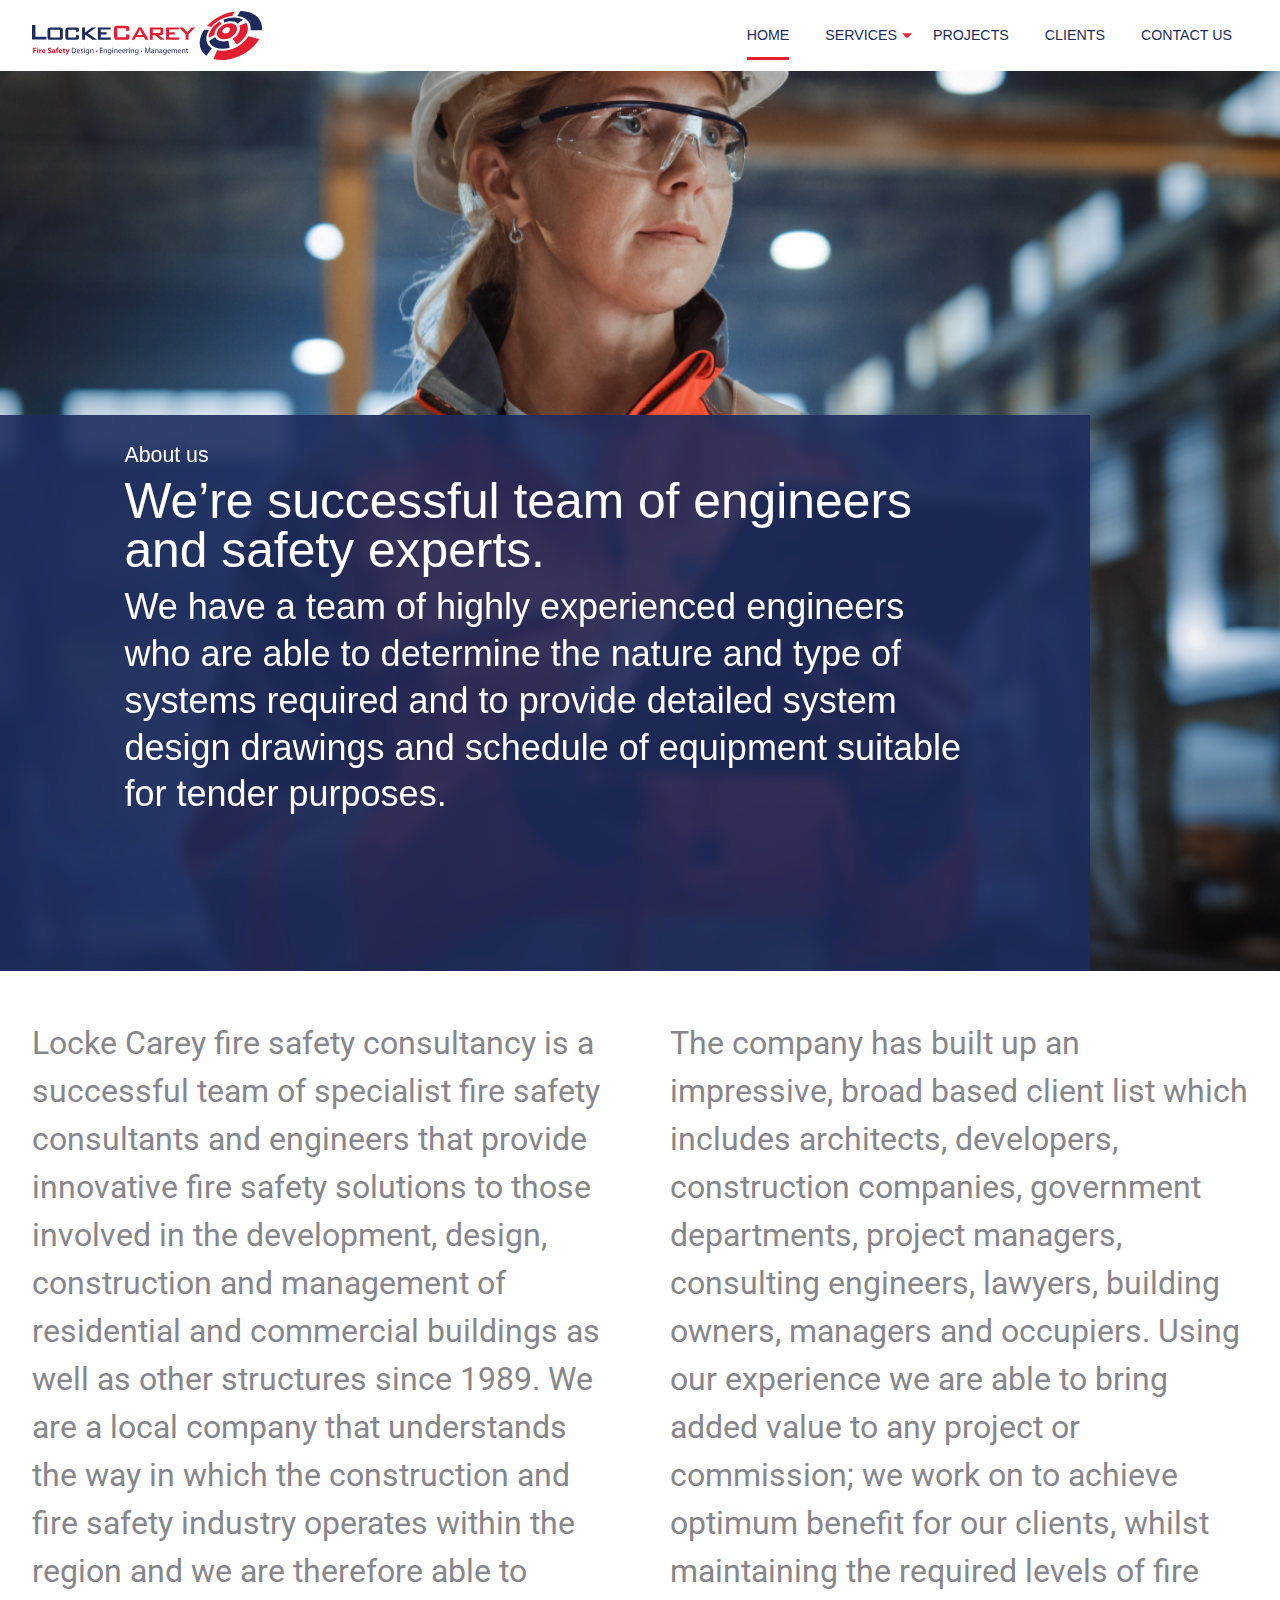
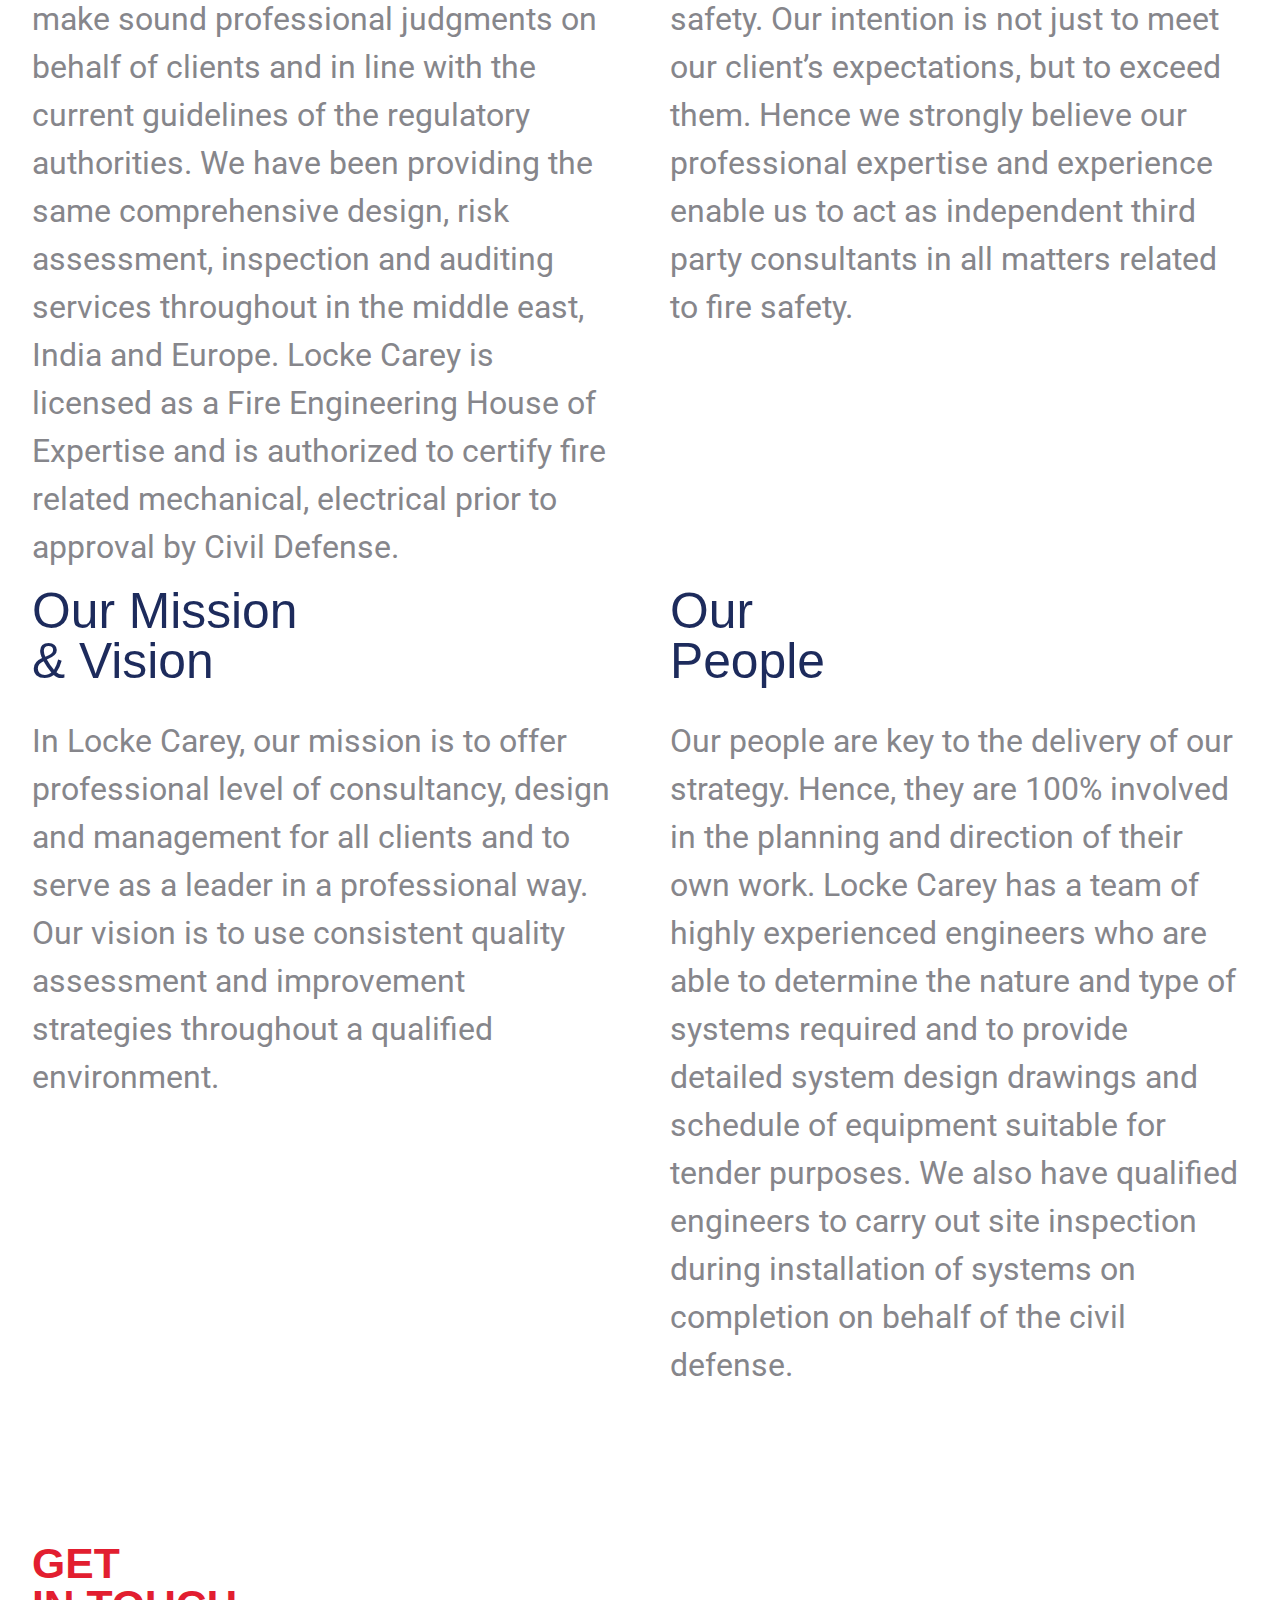
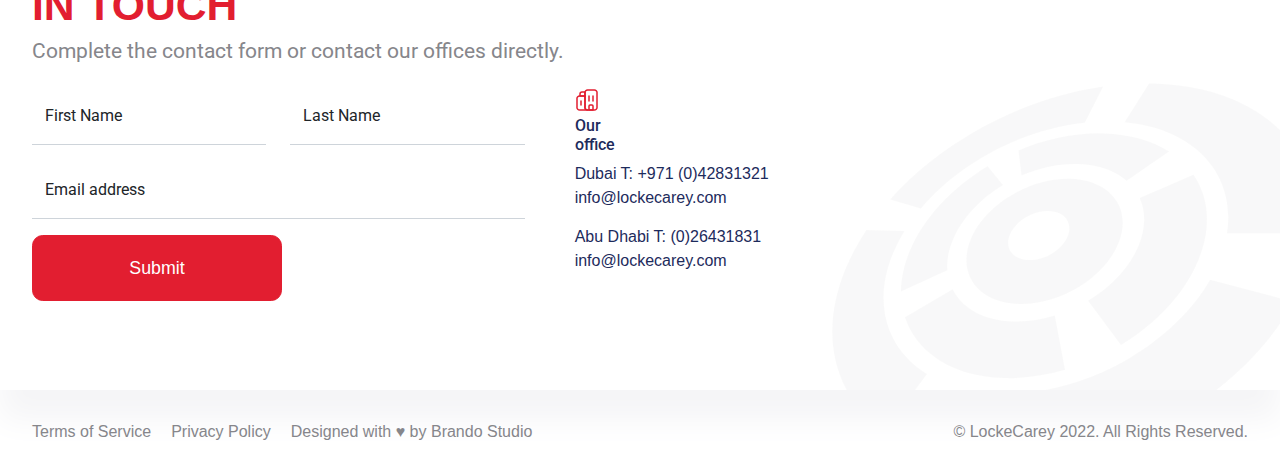
<file: about.html>
<!DOCTYPE html>
<html lang="en">
  <head>
    <meta charset="utf-8" />
    <meta
      name="viewport"
      content="width=device-width, initial-scale=1, shrink-to-fit=no"
    />
    <link rel="preconnect" href="https://fonts.googleapis.com" />
    <link rel="preconnect" href="https://fonts.gstatic.com" crossorigin />
    <link
      href="https://fonts.googleapis.com/css2?family=Roboto:wght@300;400;500;700&family=Saira+Semi+Condensed:wght@300;400;500;700;800&display=swap"
      rel="stylesheet"
    />
    <link rel="stylesheet" href="assets/css/main.min.css" />
    <link rel="stylesheet" href="assets/css/pages/home.css" />
    <!-- plugins -->
    <link
      rel="stylesheet"
      href="https://cdn.jsdelivr.net/npm/swiper/swiper-bundle.min.css"
    />
    <title>Home</title>
  </head>
  <body>
    <header class="main-header">
      <div class="container h-100 d-flx flx-vcenter">
        <div class="logo">
          <a href="/">
            <img src="./assets/images/logo.svg" class="w-100" alt="" />
          </a>
        </div>
        <div class="header-right ml-auto d-flx flx-vcenter">
          <nav class="main-nav">
            <ul>
              <li><a class="active" href="./">Home</a></li>
              <li>
                <a href="">Services</a>
                <ul>
                  <li><a href="">Fire Safety Design</a></li>
                  <li><a href="">Fire safety engineering</a></li>
                </ul>
              </li>
              <li><a class="" href="./">Projects</a></li>
              <li><a class="" href="./">Clients</a></li>
              <li><a class="" href="./">Contact Us</a></li>
            </ul>
          </nav>
        </div>
      </div>
      <div class="mob-btn">
        <span></span>
        <span></span>
        <span></span>
      </div>
      <div class="overlay"></div>
    </header>

    <main class="home-page">
      <section class="lc-inner-banner">
        <img src="./assets/images/img-main.png" />
        <div class="content-wrap">
          <h4>About us</h4>
          <h1 class="h1">
            We’re successful team of engineers and safety experts.
          </h1>
          <p>
            We have a team of highly experienced engineers who are able to
            determine the nature and type of systems required and to provide
            detailed system design drawings and schedule of equipment suitable
            for tender purposes.
          </p>
        </div>
      </section>

      <section class="lc-content-sec py-5">
        <div class="container">
          <div class="row">
            <div class="col-lg-6">
              <p>
                Locke Carey fire safety consultancy is a successful team of
                specialist fire safety consultants and engineers that provide
                innovative fire safety solutions to those involved in the
                development, design, construction and management of residential
                and commercial buildings as well as other structures since 1989.
                We are a local company that understands the way in which the
                construction and fire safety industry operates within the region
                and we are therefore able to make sound professional judgments
                on behalf of clients and in line with the current guidelines of
                the regulatory authorities. We have been providing the same
                comprehensive design, risk assessment, inspection and auditing
                services throughout in the middle east, India and Europe. Locke
                Carey is licensed as a Fire Engineering House of Expertise and
                is authorized to certify fire related mechanical, electrical
                prior to approval by Civil Defense.
              </p>
            </div>
            <div class="col-lg-6">
              <p>
                The company has built up an impressive, broad based client list
                which includes architects, developers, construction companies,
                government departments, project managers, consulting engineers,
                lawyers, building owners, managers and occupiers. Using our
                experience we are able to bring added value to any project or
                commission; we work on to achieve optimum benefit for our
                clients, whilst maintaining the required levels of fire safety.
                Our intention is not just to meet our client’s expectations, but
                to exceed them. Hence we strongly believe our professional
                expertise and experience enable us to act as independent third
                party consultants in all matters related to fire safety.
              </p>
            </div>

            <div class="col-lg-6">
              <h2 class="h1">
                Our Mission <br />
                & Vision
              </h2>
              <p>
                In Locke Carey, our mission is to offer professional level of
                consultancy, design and management for all clients and to serve
                as a leader in a professional way. Our vision is to use
                consistent quality assessment and improvement strategies
                throughout a qualified environment.
              </p>
            </div>

            <div class="col-lg-6">
              <h2 class="h1">
                Our<br />
                People
              </h2>
              <p>
                Our people are key to the delivery of our strategy. Hence, they
                are 100% involved in the planning and direction of their own
                work. Locke Carey has a team of highly experienced engineers who
                are able to determine the nature and type of systems required
                and to provide detailed system design drawings and schedule of
                equipment suitable for tender purposes. We also have qualified
                engineers to carry out site inspection during installation of
                systems on completion on behalf of the civil defense.
              </p>
            </div>
          </div>
        </div>
      </section>
      <section class="lc-contact-sec">
        <div class="container">
          <div class="head-wrap">
            <h2 class="h2 text-primary ff-secondary">
              Get<br />
              in touch
            </h2>
            <p class="p-main">
              Complete the contact form or contact our offices directly.
            </p>
          </div>
          <div class="row">
            <div class="col-lg-5 order-2 order-lg-1">
              <div class="form-wrap">
                <div class="row">
                  <div class="col-lg-6">
                    <div class="form-floating mb-3">
                      <input
                        type="email"
                        class="form-control"
                        id="floatingInput"
                        placeholder="name@example.com"
                      />
                      <label for="floatingInput">First Name</label>
                    </div>
                  </div>
                  <div class="col-lg-6">
                    <div class="form-floating mb-3">
                      <input
                        type="email"
                        class="form-control"
                        id="floatingInput"
                        placeholder="name@example.com"
                      />
                      <label for="floatingInput">Last Name</label>
                    </div>
                  </div>
                  <div class="col-lg-12">
                    <div class="form-floating mb-3">
                      <input
                        type="email"
                        class="form-control"
                        id="floatingInput"
                        placeholder="name@example.com"
                      />
                      <label for="floatingInput">Email address</label>
                    </div>
                  </div>

                  <div class="col-12">
                    <a href="" class="btn btn-primary">Submit</a>
                  </div>
                </div>
              </div>
            </div>
            <div class="col-lg-3 order-1 order-lg-2">
              <div class="address-wrap">
                <div class="icon">
                  <img src="./assets/images/icon-office.svg" class="w-100" />
                </div>
                <address>
                  <h6 class="text-secondary">
                    Our<br />
                    office
                  </h6>

                  <ul>
                    <li>
                      Dubai T:
                      <a href="tel:+971 (0)42831321">+971 (0)42831321</a>
                      <a href="mailto:info@lockecarey.com"
                        >info@lockecarey.com</a
                      >
                    </li>
                    <li>
                      Abu Dhabi T: <a href="tel:(0)26431831"> (0)26431831 </a>
                      <a href="mailto:info@lockecarey.com"
                        >info@lockecarey.com
                      </a>
                    </li>
                  </ul>
                </address>
              </div>
            </div>
          </div>
        </div>
      </section>
    </main>
    <footer class="footer">
      <div class="container">
        <div class="row">
          <div class="col-lg text-center text-lg-start">
            <ul>
              <li>
                <a href="">Terms of Service</a>
              </li>
              <li>
                <a href="">Privacy Policy</a>
              </li>
              <li>Designed with ♥ by <a href="">Brando Studio</a></li>
            </ul>
          </div>
          <div class="col-lg-auto text-center">
            <p>© LockeCarey 2022. All Rights Reserved.</p>
          </div>
        </div>
      </div>
      <script src="https://cdn.jsdelivr.net/npm/bootstrap@5.0.2/dist/js/bootstrap.bundle.min.js"></script>
      <!-- Lazyload -->
      <script type="text/javascript" src="assets/js/main.js"></script>
    </footer>
    <!-- End pagescript here... -->
  </body>
</html>
</file>
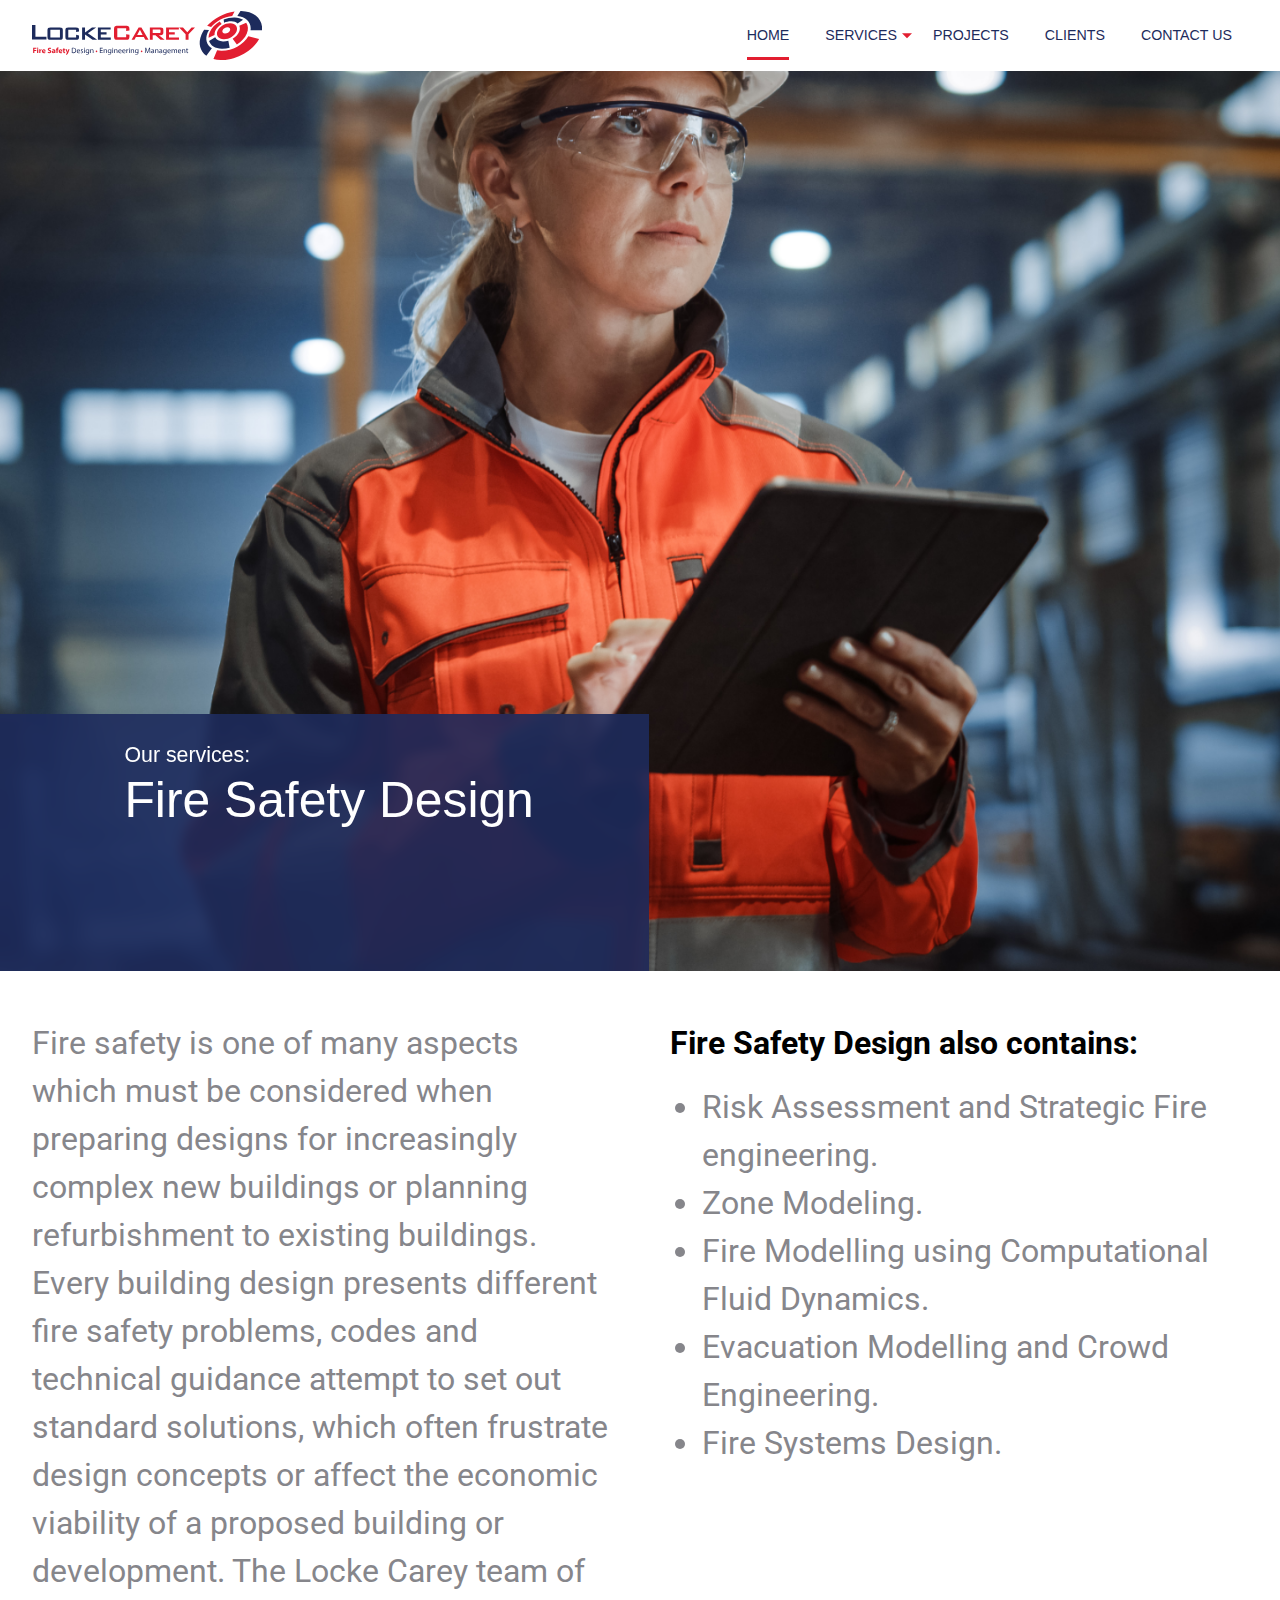
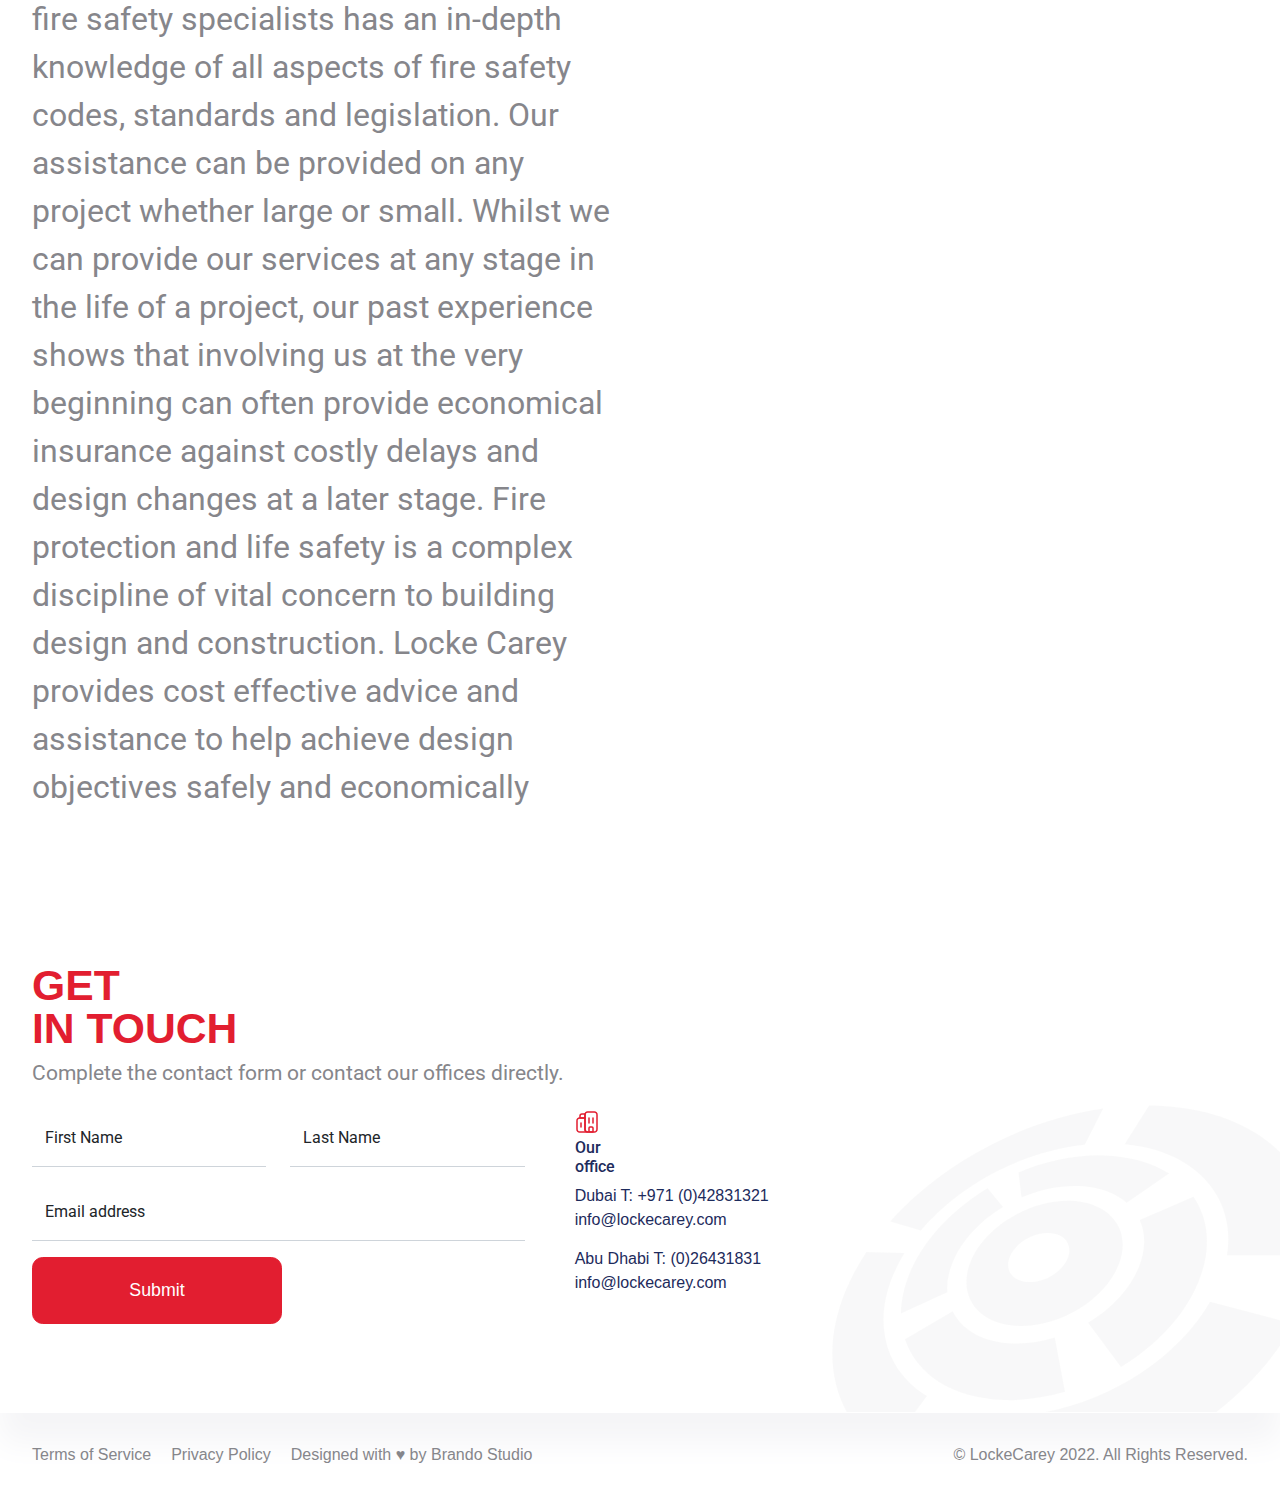
<file: fire-design.html>
<!DOCTYPE html>
<html lang="en">
  <head>
    <meta charset="utf-8" />
    <meta
      name="viewport"
      content="width=device-width, initial-scale=1, shrink-to-fit=no"
    />
    <link rel="preconnect" href="https://fonts.googleapis.com" />
    <link rel="preconnect" href="https://fonts.gstatic.com" crossorigin />
    <link
      href="https://fonts.googleapis.com/css2?family=Roboto:wght@300;400;500;700&family=Saira+Semi+Condensed:wght@300;400;500;700;800&display=swap"
      rel="stylesheet"
    />
    <link rel="stylesheet" href="assets/css/main.min.css" />
    <link rel="stylesheet" href="assets/css/pages/home.css" />
    <!-- plugins -->
    <link
      rel="stylesheet"
      href="https://cdn.jsdelivr.net/npm/swiper/swiper-bundle.min.css"
    />
    <title>Home</title>
  </head>
  <body>
    <header class="main-header">
      <div class="container h-100 d-flx flx-vcenter">
        <div class="logo">
          <a href="/">
            <img src="./assets/images/logo.svg" class="w-100" alt="" />
          </a>
        </div>
        <div class="header-right ml-auto d-flx flx-vcenter">
          <nav class="main-nav">
            <ul>
              <li><a class="active" href="./">Home</a></li>
              <li>
                <a href="">Services</a>
                <ul>
                  <li><a href="">Fire Safety Design</a></li>
                  <li><a href="">Fire safety engineering</a></li>
                </ul>
              </li>
              <li><a class="" href="./">Projects</a></li>
              <li><a class="" href="./">Clients</a></li>
              <li><a class="" href="./">Contact Us</a></li>
            </ul>
          </nav>
        </div>
      </div>
      <div class="mob-btn">
        <span></span>
        <span></span>
        <span></span>
      </div>
      <div class="overlay"></div>
    </header>

    <main class="home-page">
      <section class="lc-inner-banner">
        <img src="./assets/images/img-main.png" />
        <div class="content-wrap">
          <h4>Our services:</h4>
          <h1 class="h1">
            Fire Safety
            Design
          </h1>
          
        </div>
      </section>

      <section class="lc-content-sec py-5">
        <div class="container">
          <div class="row">
            <div class="col-lg-6">
              <p>
                Fire safety is one of many aspects which must be considered when preparing designs for increasingly complex new buildings or planning refurbishment to existing buildings.

                Every building design presents different fire safety problems, codes and technical
                guidance attempt to set out standard solutions, which often frustrate design concepts or affect the economic viability of a proposed building or development.
                
                The Locke Carey team of fire safety specialists has an in-depth knowledge of all aspects of fire safety codes, standards and legislation.
                
                Our assistance can be provided on any project whether large or small. Whilst we can provide our services at any stage in the life of a project, our past experience shows that involving us at the very beginning can often provide economical insurance against costly delays and design changes at a later stage. Fire protection and life safety is a complex discipline of vital concern to building design and construction. Locke Carey provides cost effective advice and assistance to help achieve design objectives safely and economically
              </p>
            </div>
            <div class="col-lg-6">
              <p>
               <b> Fire Safety Design also contains:</b>
              </p>
              <ul>
               <li>Risk Assessment and Strategic Fire engineering.</li>
               <li>Zone Modeling.</li>
               <li> Fire Modelling using Computational Fluid Dynamics.</li>
               <li>Evacuation Modelling and Crowd Engineering.</li>
               <li> Fire Systems Design.</li>
              </ul>
            </div>

          
          </div>
        </div>
      </section>
      <section class="lc-contact-sec">
        <div class="container">
          <div class="head-wrap">
            <h2 class="h2 text-primary ff-secondary">
              Get<br />
              in touch
            </h2>
            <p class="p-main">
              Complete the contact form or contact our offices directly.
            </p>
          </div>
          <div class="row">
            <div class="col-lg-5 order-2 order-lg-1">
              <div class="form-wrap">
                <div class="row">
                  <div class="col-lg-6">
                    <div class="form-floating mb-3">
                      <input
                        type="email"
                        class="form-control"
                        id="floatingInput"
                        placeholder="name@example.com"
                      />
                      <label for="floatingInput">First Name</label>
                    </div>
                  </div>
                  <div class="col-lg-6">
                    <div class="form-floating mb-3">
                      <input
                        type="email"
                        class="form-control"
                        id="floatingInput"
                        placeholder="name@example.com"
                      />
                      <label for="floatingInput">Last Name</label>
                    </div>
                  </div>
                  <div class="col-lg-12">
                    <div class="form-floating mb-3">
                      <input
                        type="email"
                        class="form-control"
                        id="floatingInput"
                        placeholder="name@example.com"
                      />
                      <label for="floatingInput">Email address</label>
                    </div>
                  </div>

                  <div class="col-12">
                    <a href="" class="btn btn-primary">Submit</a>
                  </div>
                </div>
              </div>
            </div>
            <div class="col-lg-3 order-1 order-lg-2">
              <div class="address-wrap">
                <div class="icon">
                  <img src="./assets/images/icon-office.svg" class="w-100" />
                </div>
                <address>
                  <h6 class="text-secondary">
                    Our<br />
                    office
                  </h6>

                  <ul>
                    <li>
                      Dubai T:
                      <a href="tel:+971 (0)42831321">+971 (0)42831321</a>
                      <a href="mailto:info@lockecarey.com"
                        >info@lockecarey.com</a
                      >
                    </li>
                    <li>
                      Abu Dhabi T: <a href="tel:(0)26431831"> (0)26431831 </a>
                      <a href="mailto:info@lockecarey.com"
                        >info@lockecarey.com
                      </a>
                    </li>
                  </ul>
                </address>
              </div>
            </div>
          </div>
        </div>
      </section>
    </main>
    <footer class="footer">
      <div class="container">
        <div class="row">
          <div class="col-lg text-center text-lg-start">
            <ul>
              <li>
                <a href="">Terms of Service</a>
              </li>
              <li>
                <a href="">Privacy Policy</a>
              </li>
              <li>Designed with ♥ by <a href="">Brando Studio</a></li>
            </ul>
          </div>
          <div class="col-lg-auto text-center">
            <p>© LockeCarey 2022. All Rights Reserved.</p>
          </div>
        </div>
      </div>
      <script src="https://cdn.jsdelivr.net/npm/bootstrap@5.0.2/dist/js/bootstrap.bundle.min.js"></script>
      <!-- Lazyload -->
      <script type="text/javascript" src="assets/js/main.js"></script>
    </footer>
    <!-- End pagescript here... -->
  </body>
</html>
</file>
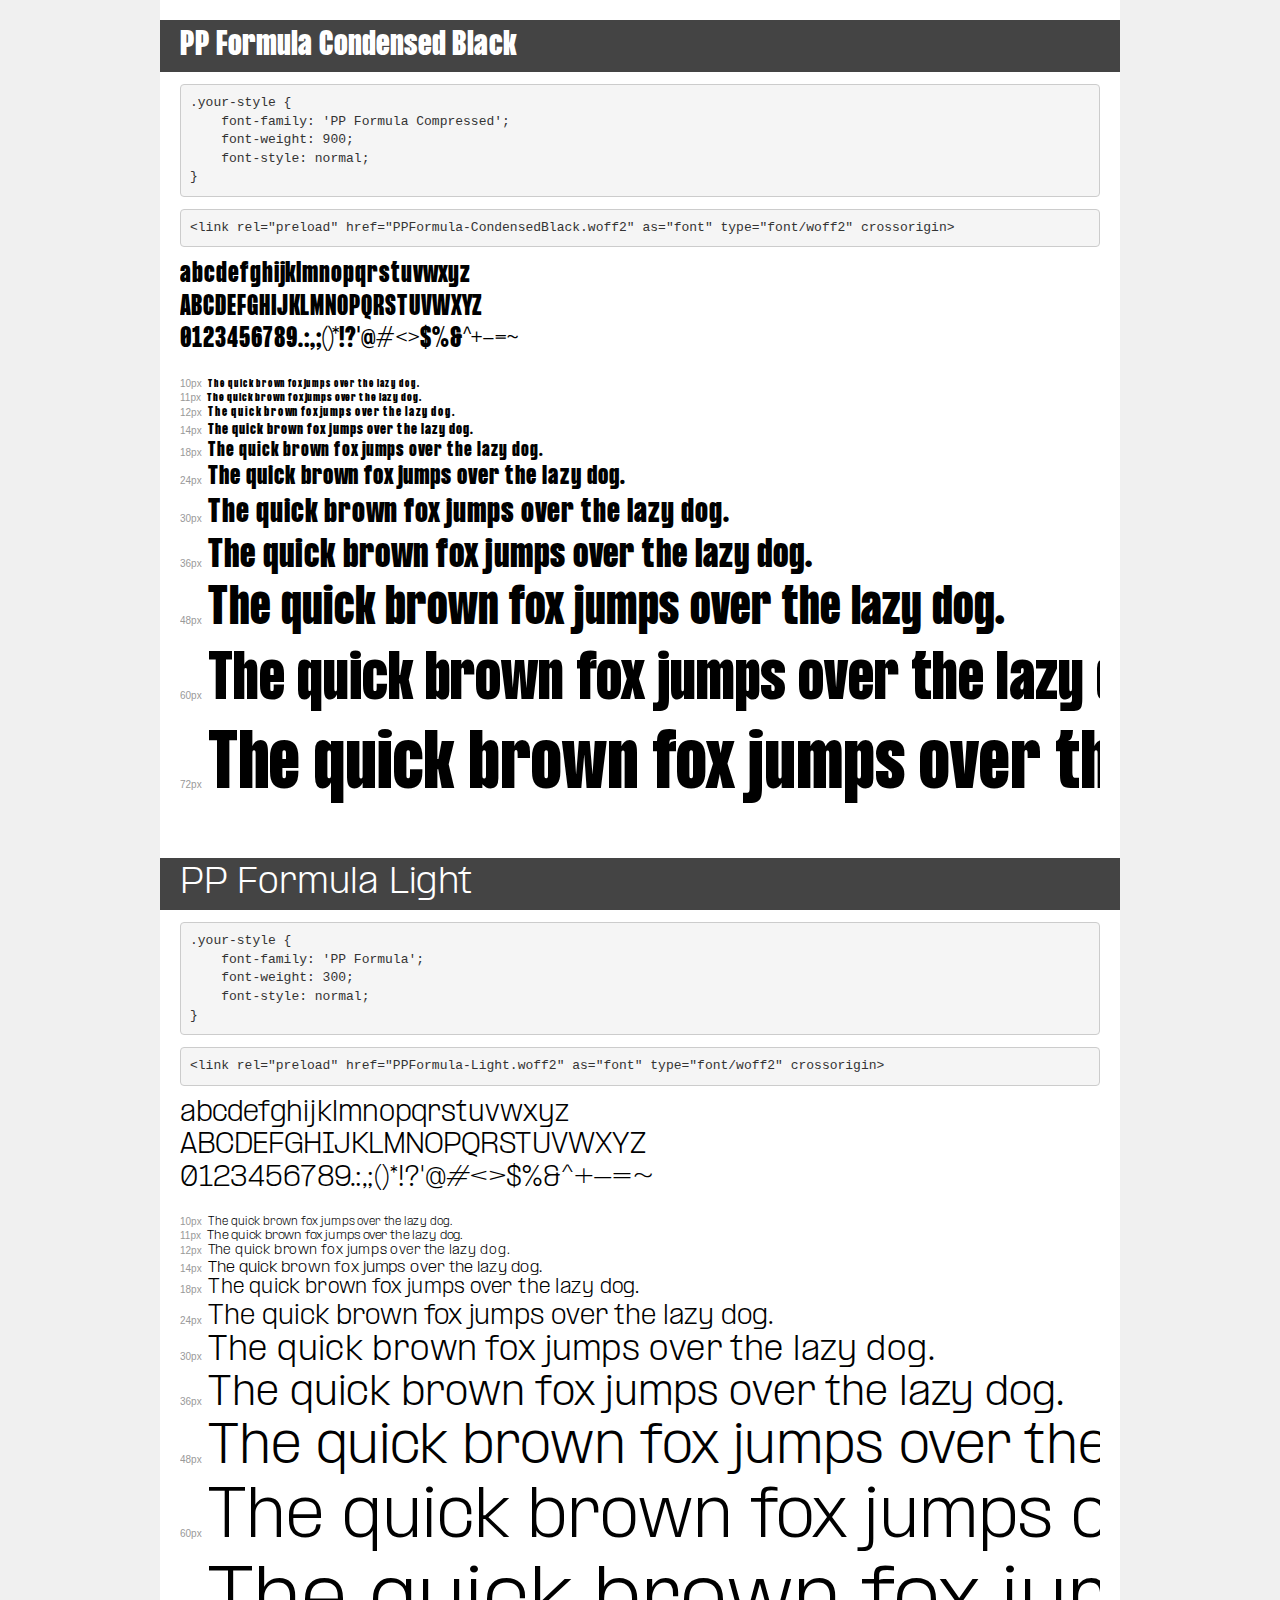
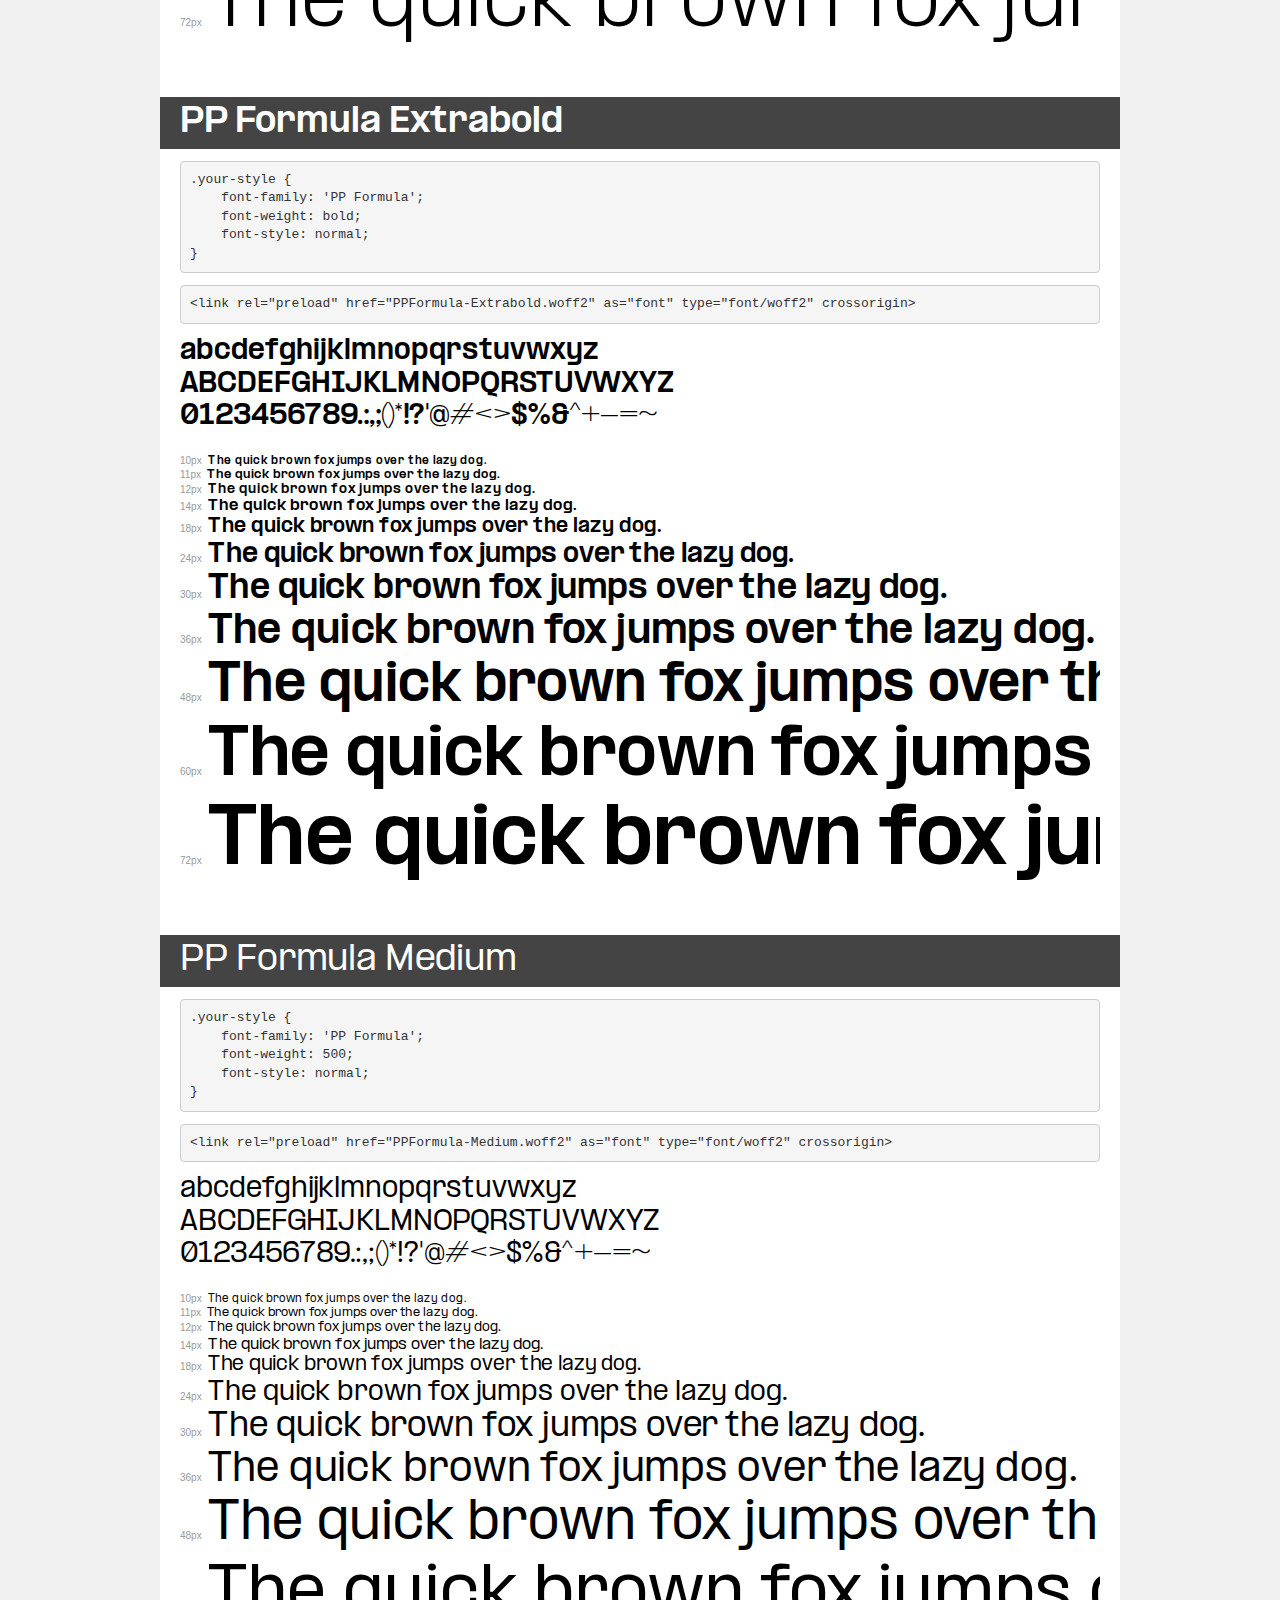
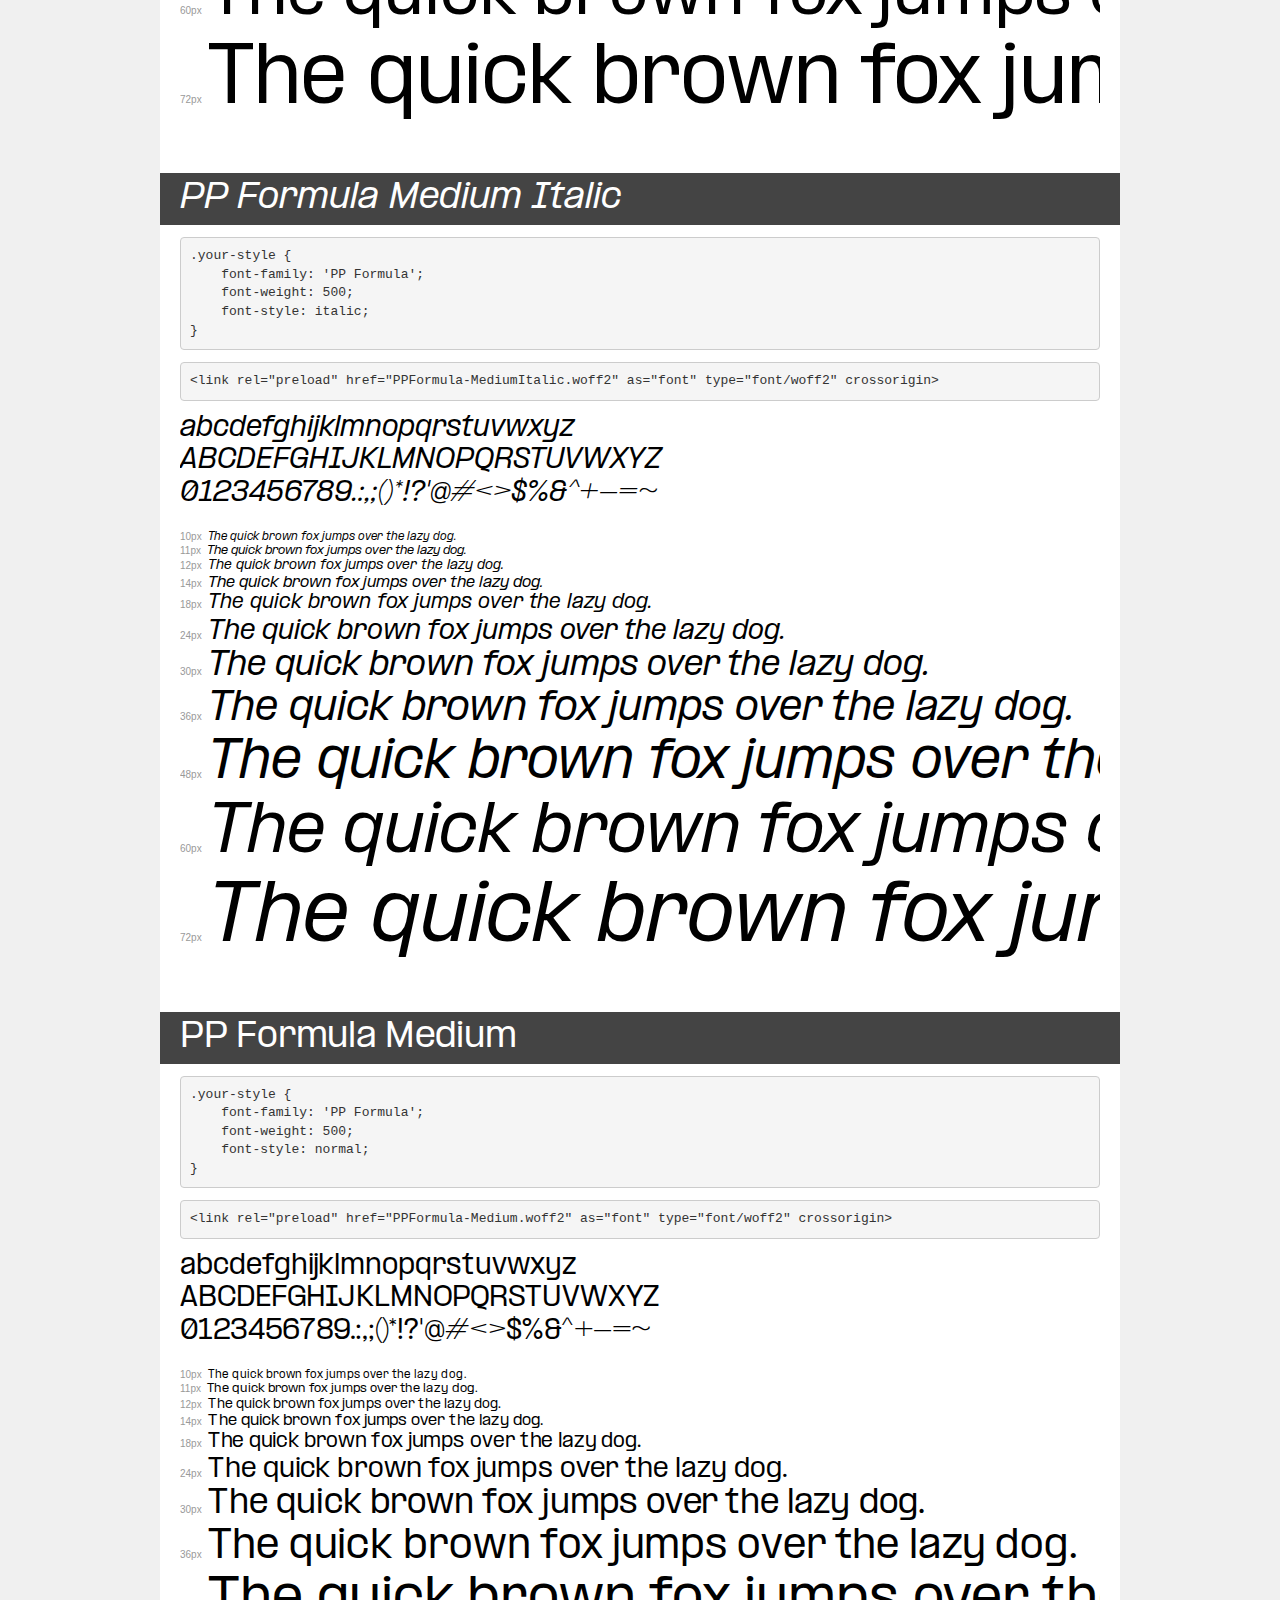
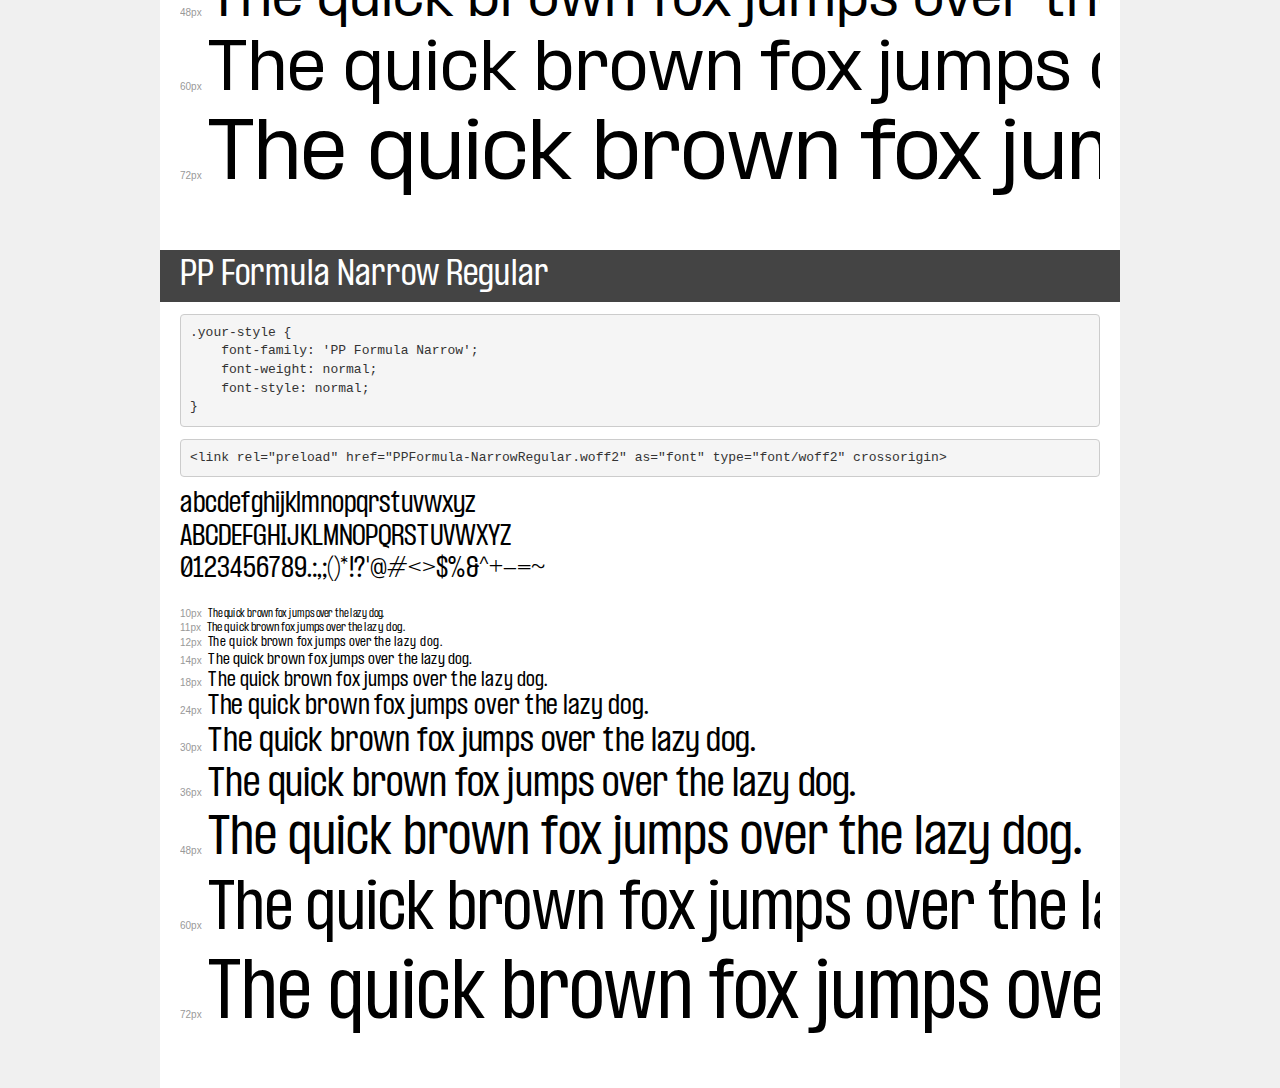
<file: assets/font/demo.html>
<!DOCTYPE html>
<html lang="en">
<head>
    <meta charset="utf-8">
    <meta http-equiv="X-UA-Compatible" content="IE=edge">
    <meta name="viewport" content="width=device-width, initial-scale=1">
    <meta name="robots" content="noindex, noarchive">
    <meta name="format-detection" content="telephone=no">
    <title>Transfonter demo</title>
    <link href="stylesheet.css" rel="stylesheet">
    <style>
        /*
        http://meyerweb.com/eric/tools/css/reset/
        v2.0 | 20110126
        License: none (public domain)
        */
        html, body, div, span, applet, object, iframe,
        h1, h2, h3, h4, h5, h6, p, blockquote, pre,
        a, abbr, acronym, address, big, cite, code,
        del, dfn, em, img, ins, kbd, q, s, samp,
        small, strike, strong, sub, sup, tt, var,
        b, u, i, center,
        dl, dt, dd, ol, ul, li,
        fieldset, form, label, legend,
        table, caption, tbody, tfoot, thead, tr, th, td,
        article, aside, canvas, details, embed,
        figure, figcaption, footer, header, hgroup,
        menu, nav, output, ruby, section, summary,
        time, mark, audio, video {
            margin: 0;
            padding: 0;
            border: 0;
            font-size: 100%;
            font: inherit;
            vertical-align: baseline;
        }
        /* HTML5 display-role reset for older browsers */
        article, aside, details, figcaption, figure,
        footer, header, hgroup, menu, nav, section {
            display: block;
        }
        body {
            line-height: 1;
        }
        ol, ul {
            list-style: none;
        }
        blockquote, q {
            quotes: none;
        }
        blockquote:before, blockquote:after,
        q:before, q:after {
            content: '';
            content: none;
        }
        table {
            border-collapse: collapse;
            border-spacing: 0;
        }
        /* demo styles */
        body {
            background: #f0f0f0;
            color: #000;
        }
        .page {
            background: #fff;
            width: 920px;
            margin: 0 auto;
            padding: 20px 20px 0 20px;
            overflow: hidden;
        }
        .font-container {
            overflow-x: auto;
            overflow-y: hidden;
            margin-bottom: 40px;
            line-height: 1.3;
            white-space: nowrap;
            padding-bottom: 5px;
        }
        h1 {
            position: relative;
            background: #444;
            font-size: 32px;
            color: #fff;
            padding: 10px 20px;
            margin: 0 -20px 12px -20px;
        }
        .letters {
            font-size: 25px;
            margin-bottom: 20px;
        }
        .s10:before {
            content: '10px';
        }
        .s11:before {
            content: '11px';
        }
        .s12:before {
            content: '12px';
        }
        .s14:before {
            content: '14px';
        }
        .s18:before {
            content: '18px';
        }
        .s24:before {
            content: '24px';
        }
        .s30:before {
            content: '30px';
        }
        .s36:before {
            content: '36px';
        }
        .s48:before {
            content: '48px';
        }
        .s60:before {
            content: '60px';
        }
        .s72:before {
            content: '72px';
        }
        .s10:before, .s11:before, .s12:before, .s14:before,
        .s18:before, .s24:before, .s30:before, .s36:before,
        .s48:before, .s60:before, .s72:before {
            font-family: Arial, sans-serif;
            font-size: 10px;
            font-weight: normal;
            font-style: normal;
            color: #999;
            padding-right: 6px;
        }
        pre {
            display: block;
            padding: 9px;
            margin: 0 0 12px;
            font-family: Monaco, Menlo, Consolas, "Courier New", monospace;
            font-size: 13px;
            line-height: 1.428571429;
            color: #333;
            font-weight: normal;
            font-style: normal;
            background-color: #f5f5f5;
            border: 1px solid #ccc;
            overflow-x: auto;
            border-radius: 4px;
        }
        /* responsive */
        @media (max-width: 959px) {
            .page {
                width: auto;
                margin: 0;
            }
        }
    </style>
</head>
<body>
<div class="page">
    <div class="demo">
        <h1 style="font-family: 'PP Formula Compressed'; font-weight: 900; font-style: normal;">PP Formula Condensed Black</h1>
        <pre title="Usage">.your-style {
    font-family: 'PP Formula Compressed';
    font-weight: 900;
    font-style: normal;
}</pre>
        <pre title="Preload (optional)">
&lt;link rel=&quot;preload&quot; href=&quot;PPFormula-CondensedBlack.woff2&quot; as=&quot;font&quot; type=&quot;font/woff2&quot; crossorigin&gt;</pre>
        <div class="font-container" style="font-family: 'PP Formula Compressed'; font-weight: 900; font-style: normal;">
            <p class="letters">
                abcdefghijklmnopqrstuvwxyz<br>
ABCDEFGHIJKLMNOPQRSTUVWXYZ<br>
                0123456789.:,;()*!?'@#&lt;&gt;$%&^+-=~
            </p>
            <p class="s10" style="font-size: 10px;">The quick brown fox jumps over the lazy dog.</p>
            <p class="s11" style="font-size: 11px;">The quick brown fox jumps over the lazy dog.</p>
            <p class="s12" style="font-size: 12px;">The quick brown fox jumps over the lazy dog.</p>
            <p class="s14" style="font-size: 14px;">The quick brown fox jumps over the lazy dog.</p>
            <p class="s18" style="font-size: 18px;">The quick brown fox jumps over the lazy dog.</p>
            <p class="s24" style="font-size: 24px;">The quick brown fox jumps over the lazy dog.</p>
            <p class="s30" style="font-size: 30px;">The quick brown fox jumps over the lazy dog.</p>
            <p class="s36" style="font-size: 36px;">The quick brown fox jumps over the lazy dog.</p>
            <p class="s48" style="font-size: 48px;">The quick brown fox jumps over the lazy dog.</p>
            <p class="s60" style="font-size: 60px;">The quick brown fox jumps over the lazy dog.</p>
            <p class="s72" style="font-size: 72px;">The quick brown fox jumps over the lazy dog.</p>
        </div>
    </div>

    <div class="demo">
        <h1 style="font-family: 'PP Formula'; font-weight: 300; font-style: normal;">PP Formula Light</h1>
        <pre title="Usage">.your-style {
    font-family: 'PP Formula';
    font-weight: 300;
    font-style: normal;
}</pre>
        <pre title="Preload (optional)">
&lt;link rel=&quot;preload&quot; href=&quot;PPFormula-Light.woff2&quot; as=&quot;font&quot; type=&quot;font/woff2&quot; crossorigin&gt;</pre>
        <div class="font-container" style="font-family: 'PP Formula'; font-weight: 300; font-style: normal;">
            <p class="letters">
                abcdefghijklmnopqrstuvwxyz<br>
ABCDEFGHIJKLMNOPQRSTUVWXYZ<br>
                0123456789.:,;()*!?'@#&lt;&gt;$%&^+-=~
            </p>
            <p class="s10" style="font-size: 10px;">The quick brown fox jumps over the lazy dog.</p>
            <p class="s11" style="font-size: 11px;">The quick brown fox jumps over the lazy dog.</p>
            <p class="s12" style="font-size: 12px;">The quick brown fox jumps over the lazy dog.</p>
            <p class="s14" style="font-size: 14px;">The quick brown fox jumps over the lazy dog.</p>
            <p class="s18" style="font-size: 18px;">The quick brown fox jumps over the lazy dog.</p>
            <p class="s24" style="font-size: 24px;">The quick brown fox jumps over the lazy dog.</p>
            <p class="s30" style="font-size: 30px;">The quick brown fox jumps over the lazy dog.</p>
            <p class="s36" style="font-size: 36px;">The quick brown fox jumps over the lazy dog.</p>
            <p class="s48" style="font-size: 48px;">The quick brown fox jumps over the lazy dog.</p>
            <p class="s60" style="font-size: 60px;">The quick brown fox jumps over the lazy dog.</p>
            <p class="s72" style="font-size: 72px;">The quick brown fox jumps over the lazy dog.</p>
        </div>
    </div>

    <div class="demo">
        <h1 style="font-family: 'PP Formula'; font-weight: bold; font-style: normal;">PP Formula Extrabold</h1>
        <pre title="Usage">.your-style {
    font-family: 'PP Formula';
    font-weight: bold;
    font-style: normal;
}</pre>
        <pre title="Preload (optional)">
&lt;link rel=&quot;preload&quot; href=&quot;PPFormula-Extrabold.woff2&quot; as=&quot;font&quot; type=&quot;font/woff2&quot; crossorigin&gt;</pre>
        <div class="font-container" style="font-family: 'PP Formula'; font-weight: bold; font-style: normal;">
            <p class="letters">
                abcdefghijklmnopqrstuvwxyz<br>
ABCDEFGHIJKLMNOPQRSTUVWXYZ<br>
                0123456789.:,;()*!?'@#&lt;&gt;$%&^+-=~
            </p>
            <p class="s10" style="font-size: 10px;">The quick brown fox jumps over the lazy dog.</p>
            <p class="s11" style="font-size: 11px;">The quick brown fox jumps over the lazy dog.</p>
            <p class="s12" style="font-size: 12px;">The quick brown fox jumps over the lazy dog.</p>
            <p class="s14" style="font-size: 14px;">The quick brown fox jumps over the lazy dog.</p>
            <p class="s18" style="font-size: 18px;">The quick brown fox jumps over the lazy dog.</p>
            <p class="s24" style="font-size: 24px;">The quick brown fox jumps over the lazy dog.</p>
            <p class="s30" style="font-size: 30px;">The quick brown fox jumps over the lazy dog.</p>
            <p class="s36" style="font-size: 36px;">The quick brown fox jumps over the lazy dog.</p>
            <p class="s48" style="font-size: 48px;">The quick brown fox jumps over the lazy dog.</p>
            <p class="s60" style="font-size: 60px;">The quick brown fox jumps over the lazy dog.</p>
            <p class="s72" style="font-size: 72px;">The quick brown fox jumps over the lazy dog.</p>
        </div>
    </div>

    <div class="demo">
        <h1 style="font-family: 'PP Formula'; font-weight: 500; font-style: normal;">PP Formula Medium</h1>
        <pre title="Usage">.your-style {
    font-family: 'PP Formula';
    font-weight: 500;
    font-style: normal;
}</pre>
        <pre title="Preload (optional)">
&lt;link rel=&quot;preload&quot; href=&quot;PPFormula-Medium.woff2&quot; as=&quot;font&quot; type=&quot;font/woff2&quot; crossorigin&gt;</pre>
        <div class="font-container" style="font-family: 'PP Formula'; font-weight: 500; font-style: normal;">
            <p class="letters">
                abcdefghijklmnopqrstuvwxyz<br>
ABCDEFGHIJKLMNOPQRSTUVWXYZ<br>
                0123456789.:,;()*!?'@#&lt;&gt;$%&^+-=~
            </p>
            <p class="s10" style="font-size: 10px;">The quick brown fox jumps over the lazy dog.</p>
            <p class="s11" style="font-size: 11px;">The quick brown fox jumps over the lazy dog.</p>
            <p class="s12" style="font-size: 12px;">The quick brown fox jumps over the lazy dog.</p>
            <p class="s14" style="font-size: 14px;">The quick brown fox jumps over the lazy dog.</p>
            <p class="s18" style="font-size: 18px;">The quick brown fox jumps over the lazy dog.</p>
            <p class="s24" style="font-size: 24px;">The quick brown fox jumps over the lazy dog.</p>
            <p class="s30" style="font-size: 30px;">The quick brown fox jumps over the lazy dog.</p>
            <p class="s36" style="font-size: 36px;">The quick brown fox jumps over the lazy dog.</p>
            <p class="s48" style="font-size: 48px;">The quick brown fox jumps over the lazy dog.</p>
            <p class="s60" style="font-size: 60px;">The quick brown fox jumps over the lazy dog.</p>
            <p class="s72" style="font-size: 72px;">The quick brown fox jumps over the lazy dog.</p>
        </div>
    </div>

    <div class="demo">
        <h1 style="font-family: 'PP Formula'; font-weight: 500; font-style: italic;">PP Formula Medium Italic</h1>
        <pre title="Usage">.your-style {
    font-family: 'PP Formula';
    font-weight: 500;
    font-style: italic;
}</pre>
        <pre title="Preload (optional)">
&lt;link rel=&quot;preload&quot; href=&quot;PPFormula-MediumItalic.woff2&quot; as=&quot;font&quot; type=&quot;font/woff2&quot; crossorigin&gt;</pre>
        <div class="font-container" style="font-family: 'PP Formula'; font-weight: 500; font-style: italic;">
            <p class="letters">
                abcdefghijklmnopqrstuvwxyz<br>
ABCDEFGHIJKLMNOPQRSTUVWXYZ<br>
                0123456789.:,;()*!?'@#&lt;&gt;$%&^+-=~
            </p>
            <p class="s10" style="font-size: 10px;">The quick brown fox jumps over the lazy dog.</p>
            <p class="s11" style="font-size: 11px;">The quick brown fox jumps over the lazy dog.</p>
            <p class="s12" style="font-size: 12px;">The quick brown fox jumps over the lazy dog.</p>
            <p class="s14" style="font-size: 14px;">The quick brown fox jumps over the lazy dog.</p>
            <p class="s18" style="font-size: 18px;">The quick brown fox jumps over the lazy dog.</p>
            <p class="s24" style="font-size: 24px;">The quick brown fox jumps over the lazy dog.</p>
            <p class="s30" style="font-size: 30px;">The quick brown fox jumps over the lazy dog.</p>
            <p class="s36" style="font-size: 36px;">The quick brown fox jumps over the lazy dog.</p>
            <p class="s48" style="font-size: 48px;">The quick brown fox jumps over the lazy dog.</p>
            <p class="s60" style="font-size: 60px;">The quick brown fox jumps over the lazy dog.</p>
            <p class="s72" style="font-size: 72px;">The quick brown fox jumps over the lazy dog.</p>
        </div>
    </div>

    <div class="demo">
        <h1 style="font-family: 'PP Formula'; font-weight: 500; font-style: normal;">PP Formula Medium</h1>
        <pre title="Usage">.your-style {
    font-family: 'PP Formula';
    font-weight: 500;
    font-style: normal;
}</pre>
        <pre title="Preload (optional)">
&lt;link rel=&quot;preload&quot; href=&quot;PPFormula-Medium.woff2&quot; as=&quot;font&quot; type=&quot;font/woff2&quot; crossorigin&gt;</pre>
        <div class="font-container" style="font-family: 'PP Formula'; font-weight: 500; font-style: normal;">
            <p class="letters">
                abcdefghijklmnopqrstuvwxyz<br>
ABCDEFGHIJKLMNOPQRSTUVWXYZ<br>
                0123456789.:,;()*!?'@#&lt;&gt;$%&^+-=~
            </p>
            <p class="s10" style="font-size: 10px;">The quick brown fox jumps over the lazy dog.</p>
            <p class="s11" style="font-size: 11px;">The quick brown fox jumps over the lazy dog.</p>
            <p class="s12" style="font-size: 12px;">The quick brown fox jumps over the lazy dog.</p>
            <p class="s14" style="font-size: 14px;">The quick brown fox jumps over the lazy dog.</p>
            <p class="s18" style="font-size: 18px;">The quick brown fox jumps over the lazy dog.</p>
            <p class="s24" style="font-size: 24px;">The quick brown fox jumps over the lazy dog.</p>
            <p class="s30" style="font-size: 30px;">The quick brown fox jumps over the lazy dog.</p>
            <p class="s36" style="font-size: 36px;">The quick brown fox jumps over the lazy dog.</p>
            <p class="s48" style="font-size: 48px;">The quick brown fox jumps over the lazy dog.</p>
            <p class="s60" style="font-size: 60px;">The quick brown fox jumps over the lazy dog.</p>
            <p class="s72" style="font-size: 72px;">The quick brown fox jumps over the lazy dog.</p>
        </div>
    </div>

    <div class="demo">
        <h1 style="font-family: 'PP Formula Narrow'; font-weight: normal; font-style: normal;">PP Formula Narrow Regular</h1>
        <pre title="Usage">.your-style {
    font-family: 'PP Formula Narrow';
    font-weight: normal;
    font-style: normal;
}</pre>
        <pre title="Preload (optional)">
&lt;link rel=&quot;preload&quot; href=&quot;PPFormula-NarrowRegular.woff2&quot; as=&quot;font&quot; type=&quot;font/woff2&quot; crossorigin&gt;</pre>
        <div class="font-container" style="font-family: 'PP Formula Narrow'; font-weight: normal; font-style: normal;">
            <p class="letters">
                abcdefghijklmnopqrstuvwxyz<br>
ABCDEFGHIJKLMNOPQRSTUVWXYZ<br>
                0123456789.:,;()*!?'@#&lt;&gt;$%&^+-=~
            </p>
            <p class="s10" style="font-size: 10px;">The quick brown fox jumps over the lazy dog.</p>
            <p class="s11" style="font-size: 11px;">The quick brown fox jumps over the lazy dog.</p>
            <p class="s12" style="font-size: 12px;">The quick brown fox jumps over the lazy dog.</p>
            <p class="s14" style="font-size: 14px;">The quick brown fox jumps over the lazy dog.</p>
            <p class="s18" style="font-size: 18px;">The quick brown fox jumps over the lazy dog.</p>
            <p class="s24" style="font-size: 24px;">The quick brown fox jumps over the lazy dog.</p>
            <p class="s30" style="font-size: 30px;">The quick brown fox jumps over the lazy dog.</p>
            <p class="s36" style="font-size: 36px;">The quick brown fox jumps over the lazy dog.</p>
            <p class="s48" style="font-size: 48px;">The quick brown fox jumps over the lazy dog.</p>
            <p class="s60" style="font-size: 60px;">The quick brown fox jumps over the lazy dog.</p>
            <p class="s72" style="font-size: 72px;">The quick brown fox jumps over the lazy dog.</p>
        </div>
    </div>

</div>
</body>
</html>
</file>
<file: assets/font/stylesheet.css>
@font-face {
    font-family: 'PP Formula Compressed';
    src: url('PPFormula-CondensedBlack.woff2') format('woff2'),
        url('PPFormula-CondensedBlack.woff') format('woff');
    font-weight: 900;
    font-style: normal;
    font-display: swap;
}

@font-face {
    font-family: 'PP Formula';
    src: url('PPFormula-Light.woff2') format('woff2'),
        url('PPFormula-Light.woff') format('woff');
    font-weight: 300;
    font-style: normal;
    font-display: swap;
}

@font-face {
    font-family: 'PP Formula';
    src: url('PPFormula-Extrabold.woff2') format('woff2'),
        url('PPFormula-Extrabold.woff') format('woff');
    font-weight: bold;
    font-style: normal;
    font-display: swap;
}

@font-face {
    font-family: 'PP Formula';
    src: url('PPFormula-Medium.woff2') format('woff2'),
        url('PPFormula-Medium.woff') format('woff');
    font-weight: 500;
    font-style: normal;
    font-display: swap;
}

@font-face {
    font-family: 'PP Formula';
    src: url('PPFormula-MediumItalic.woff2') format('woff2'),
        url('PPFormula-MediumItalic.woff') format('woff');
    font-weight: 500;
    font-style: italic;
    font-display: swap;
}

@font-face {
    font-family: 'PP Formula';
    src: url('PPFormula-Medium.woff2') format('woff2'),
        url('PPFormula-Medium.woff') format('woff');
    font-weight: 500;
    font-style: normal;
    font-display: swap;
}

@font-face {
    font-family: 'PP Formula Narrow';
    src: url('PPFormula-NarrowRegular.woff2') format('woff2'),
        url('PPFormula-NarrowRegular.woff') format('woff');
    font-weight: normal;
    font-style: normal;
    font-display: swap;
}
</file>
<file: assets/css/main.min.css>
@charset "UTF-8";.fz-14{font-size:0.7777777778rem}.fz-15{font-size:0.8333333333rem}.fz-16{font-size:0.8888888889rem}.fz-17{font-size:0.9444444444rem}.fz-18{font-size:1rem}.fz-19{font-size:1.0555555556rem}.fz-20{font-size:1.1111111111rem}.fz-21{font-size:1.1666666667rem}.fz-22{font-size:1.2222222222rem}.ttl-18{font-size:1rem}.ttl-20{font-size:1.1111111111rem}.ttl-22{font-size:1.2222222222rem}.ttl-24{font-size:1.3333333333rem}.ttl-30{font-size:1.6666666667rem}.ttl-40{font-size:2.2222222222rem}.ttl-50{font-size:2.7777777778rem}.ttl-60{font-size:3.3333333333rem}.fw-200,.fw-light{font-weight:200}.fw-300,.fw-thin{font-weight:300}.fw-400,.fw-normal{font-weight:400}.fw-500,.fw-medium{font-weight:500}.fw-600,.fw-semi-bold{font-weight:600}.fw-700,.fw-bold{font-weight:700}

/*!
 * Bootstrap v5.0.2 (https://getbootstrap.com/)
 * Copyright 2011-2021 The Bootstrap Authors
 * Copyright 2011-2021 Twitter, Inc.
 * Licensed under MIT (https://github.com/twbs/bootstrap/blob/main/LICENSE)
 */:root{--bs-blue:#0d6efd;--bs-indigo:#6610f2;--bs-purple:#6f42c1;--bs-pink:#d63384;--bs-red:#C60C02;--bs-orange:#fd7e14;--bs-yellow:#ffc107;--bs-green:#198754;--bs-teal:#20c997;--bs-cyan:#0dcaf0;--bs-white:#fff;--bs-gray:#6c757d;--bs-gray-dark:#343a40;--bs-primary:#E21E30;--bs-secondary:#1D2B5C;--bs-danger:#C60C02;--bs-dark:#20222E;--bs-light:#F5F5F7;--bs-font-sans-serif:system-ui,-apple-system,"Segoe UI",Roboto,"Helvetica Neue",Arial,"Noto Sans","Liberation Sans",sans-serif,"Apple Color Emoji","Segoe UI Emoji","Segoe UI Symbol","Noto Color Emoji";--bs-font-monospace:SFMono-Regular,Menlo,Monaco,Consolas,"Liberation Mono","Courier New",monospace;--bs-gradient:linear-gradient(180deg,rgba(255,255,255,0.15),rgba(255,255,255,0))}*,:after,:before{box-sizing:border-box}@media (prefers-reduced-motion:no-preference){:root{scroll-behavior:smooth}}body{margin:0;font-family:var(--bs-font-sans-serif);font-size:1rem;font-weight:400;line-height:1.5;color:#212529;background-color:#fff;-webkit-text-size-adjust:100%;-webkit-tap-highlight-color:rgba(0,0,0,0)}hr{margin:1rem 0;color:inherit;background-color:currentColor;border:0;opacity:0.25}hr:not([size]){height:1px}.h1,.h2,.h3,.h4,.h5,.h6,h1,h2,h3,h4,h5,h6{margin-top:0;margin-bottom:0.5rem;font-weight:500;line-height:1.2}.h1,h1{font-size:calc(1.375rem + 1.5vw)}@media (min-width:1200px){.h1,h1{font-size:2.5rem}}.h2,h2{font-size:calc(1.325rem + 0.9vw)}@media (min-width:1200px){.h2,h2{font-size:2rem}}.h3,h3{font-size:calc(1.3rem + 0.6vw)}@media (min-width:1200px){.h3,h3{font-size:1.75rem}}.h4,h4{font-size:calc(1.275rem + 0.3vw)}@media (min-width:1200px){.h4,h4{font-size:1.5rem}}.h5,h5{font-size:1.25rem}.h6,h6{font-size:1rem}p{margin-top:0;margin-bottom:1rem}abbr[data-bs-original-title],abbr[title]{-webkit-text-decoration:underline dotted;text-decoration:underline dotted;cursor:help;-webkit-text-decoration-skip-ink:none;text-decoration-skip-ink:none}address{margin-bottom:1rem;font-style:normal;line-height:inherit}ol,ul{padding-left:2rem}dl,ol,ul{margin-top:0;margin-bottom:1rem}ol ol,ol ul,ul ol,ul ul{margin-bottom:0}dt{font-weight:700}dd{margin-bottom:0.5rem;margin-left:0}blockquote{margin:0 0 1rem}b,strong{font-weight:bolder}.small,small{font-size:0.875em}.mark,mark{padding:0.2em;background-color:#fcf8e3}sub,sup{position:relative;font-size:0.75em;line-height:0;vertical-align:baseline}sub{bottom:-0.25em}sup{top:-0.5em}a{color:#E21E30;text-decoration:underline}a:hover{color:#b51826}a:not([href]):not([class]),a:not([href]):not([class]):hover{color:inherit;text-decoration:none}code,kbd,pre,samp{font-family:var(--bs-font-monospace);font-size:1em;direction:ltr;unicode-bidi:bidi-override}pre{display:block;margin-top:0;margin-bottom:1rem;overflow:auto;font-size:0.875em}pre code{font-size:inherit;color:inherit;word-break:normal}code{font-size:0.875em;color:#d63384;word-wrap:break-word}a>code{color:inherit}kbd{padding:0.2rem 0.4rem;font-size:0.875em;color:#fff;background-color:#212529;border-radius:0.2rem}kbd kbd{padding:0;font-size:1em;font-weight:700}figure{margin:0 0 1rem}img,svg{vertical-align:middle}table{caption-side:bottom;border-collapse:collapse}caption{padding-top:0.5rem;padding-bottom:0.5rem;color:#6c757d;text-align:left}th{text-align:inherit;text-align:-webkit-match-parent}tbody,td,tfoot,th,thead,tr{border-color:inherit;border-style:solid;border-width:0}label{display:inline-block}button{border-radius:0}button:focus:not(:focus-visible){outline:0}button,input,optgroup,select,textarea{margin:0;font-family:inherit;font-size:inherit;line-height:inherit}button,select{text-transform:none}[role=button]{cursor:pointer}select{word-wrap:normal}select:disabled{opacity:1}[list]::-webkit-calendar-picker-indicator{display:none}[type=button],[type=reset],[type=submit],button{-webkit-appearance:button}[type=button]:not(:disabled),[type=reset]:not(:disabled),[type=submit]:not(:disabled),button:not(:disabled){cursor:pointer}::-moz-focus-inner{padding:0;border-style:none}textarea{resize:vertical}fieldset{min-width:0;padding:0;margin:0;border:0}legend{float:left;width:100%;padding:0;margin-bottom:0.5rem;font-size:calc(1.275rem + 0.3vw);line-height:inherit}@media (min-width:1200px){legend{font-size:1.5rem}}legend+*{clear:left}::-webkit-datetime-edit-day-field,::-webkit-datetime-edit-fields-wrapper,::-webkit-datetime-edit-hour-field,::-webkit-datetime-edit-minute,::-webkit-datetime-edit-month-field,::-webkit-datetime-edit-text,::-webkit-datetime-edit-year-field{padding:0}::-webkit-inner-spin-button{height:auto}[type=search]{outline-offset:-2px;-webkit-appearance:textfield}::-webkit-search-decoration{-webkit-appearance:none}::-webkit-color-swatch-wrapper{padding:0}::file-selector-button{font:inherit}::-webkit-file-upload-button{font:inherit;-webkit-appearance:button}output{display:inline-block}iframe{border:0}summary{display:list-item;cursor:pointer}progress{vertical-align:baseline}[hidden]{display:none!important}.lead{font-size:1.25rem;font-weight:300}.display-1{font-size:calc(1.625rem + 4.5vw);font-weight:300;line-height:1.2}@media (min-width:1200px){.display-1{font-size:5rem}}.display-2{font-size:calc(1.575rem + 3.9vw);font-weight:300;line-height:1.2}@media (min-width:1200px){.display-2{font-size:4.5rem}}.display-3{font-size:calc(1.525rem + 3.3vw);font-weight:300;line-height:1.2}@media (min-width:1200px){.display-3{font-size:4rem}}.display-4{font-size:calc(1.475rem + 2.7vw);font-weight:300;line-height:1.2}@media (min-width:1200px){.display-4{font-size:3.5rem}}.display-5{font-size:calc(1.425rem + 2.1vw);font-weight:300;line-height:1.2}@media (min-width:1200px){.display-5{font-size:3rem}}.display-6{font-size:calc(1.375rem + 1.5vw);font-weight:300;line-height:1.2}@media (min-width:1200px){.display-6{font-size:2.5rem}}.list-unstyled{padding-left:0;list-style:none}.list-inline{padding-left:0;list-style:none}.list-inline-item{display:inline-block}.list-inline-item:not(:last-child){margin-right:0.5rem}.initialism{font-size:0.875em;text-transform:uppercase}.blockquote{margin-bottom:1rem;font-size:1.25rem}.blockquote>:last-child{margin-bottom:0}.blockquote-footer{margin-top:-1rem;margin-bottom:1rem;font-size:0.875em;color:#6c757d}.blockquote-footer:before{content:"— "}.img-fluid{max-width:100%;height:auto}.img-thumbnail{padding:0.25rem;background-color:#fff;border:1px solid #dee2e6;border-radius:0.25rem;max-width:100%;height:auto}.figure{display:inline-block}.figure-img{margin-bottom:0.5rem;line-height:1}.figure-caption{font-size:0.875em;color:#6c757d}.container,.container-fluid,.container-lg,.container-md,.container-sm,.container-xl,.container-xxl{width:100%;padding-right:var(--bs-gutter-x,0.75rem);padding-left:var(--bs-gutter-x,0.75rem);margin-right:auto;margin-left:auto}@media (min-width:576px){.container,.container-sm{max-width:540px}}@media (min-width:768px){.container,.container-md,.container-sm{max-width:720px}}@media (min-width:992px){.container,.container-lg,.container-md,.container-sm{max-width:960px}}@media (min-width:1200px){.container,.container-lg,.container-md,.container-sm,.container-xl{max-width:1240px}}@media (min-width:1600px){.container,.container-lg,.container-md,.container-sm,.container-xl,.container-xxl{max-width:1640px}}.row{--bs-gutter-x:1.5rem;--bs-gutter-y:0;display:flex;flex-wrap:wrap;margin-top:calc(var(--bs-gutter-y) * -1);margin-right:calc(var(--bs-gutter-x) * -0.5);margin-left:calc(var(--bs-gutter-x) * -0.5)}.row>*{flex-shrink:0;width:100%;max-width:100%;padding-right:calc(var(--bs-gutter-x) * 0.5);padding-left:calc(var(--bs-gutter-x) * 0.5);margin-top:var(--bs-gutter-y)}.col{flex:1 0 0%}.row-cols-auto>*{flex:0 0 auto;width:auto}.row-cols-1>*{flex:0 0 auto;width:100%}.row-cols-2>*{flex:0 0 auto;width:50%}.row-cols-3>*{flex:0 0 auto;width:33.3333333333%}.row-cols-4>*{flex:0 0 auto;width:25%}.row-cols-5>*{flex:0 0 auto;width:20%}.row-cols-6>*{flex:0 0 auto;width:16.6666666667%}@media (min-width:576px){.col-sm{flex:1 0 0%}.row-cols-sm-auto>*{flex:0 0 auto;width:auto}.row-cols-sm-1>*{flex:0 0 auto;width:100%}.row-cols-sm-2>*{flex:0 0 auto;width:50%}.row-cols-sm-3>*{flex:0 0 auto;width:33.3333333333%}.row-cols-sm-4>*{flex:0 0 auto;width:25%}.row-cols-sm-5>*{flex:0 0 auto;width:20%}.row-cols-sm-6>*{flex:0 0 auto;width:16.6666666667%}}@media (min-width:768px){.col-md{flex:1 0 0%}.row-cols-md-auto>*{flex:0 0 auto;width:auto}.row-cols-md-1>*{flex:0 0 auto;width:100%}.row-cols-md-2>*{flex:0 0 auto;width:50%}.row-cols-md-3>*{flex:0 0 auto;width:33.3333333333%}.row-cols-md-4>*{flex:0 0 auto;width:25%}.row-cols-md-5>*{flex:0 0 auto;width:20%}.row-cols-md-6>*{flex:0 0 auto;width:16.6666666667%}}@media (min-width:992px){.col-lg{flex:1 0 0%}.row-cols-lg-auto>*{flex:0 0 auto;width:auto}.row-cols-lg-1>*{flex:0 0 auto;width:100%}.row-cols-lg-2>*{flex:0 0 auto;width:50%}.row-cols-lg-3>*{flex:0 0 auto;width:33.3333333333%}.row-cols-lg-4>*{flex:0 0 auto;width:25%}.row-cols-lg-5>*{flex:0 0 auto;width:20%}.row-cols-lg-6>*{flex:0 0 auto;width:16.6666666667%}}@media (min-width:1200px){.col-xl{flex:1 0 0%}.row-cols-xl-auto>*{flex:0 0 auto;width:auto}.row-cols-xl-1>*{flex:0 0 auto;width:100%}.row-cols-xl-2>*{flex:0 0 auto;width:50%}.row-cols-xl-3>*{flex:0 0 auto;width:33.3333333333%}.row-cols-xl-4>*{flex:0 0 auto;width:25%}.row-cols-xl-5>*{flex:0 0 auto;width:20%}.row-cols-xl-6>*{flex:0 0 auto;width:16.6666666667%}}@media (min-width:1600px){.col-xxl{flex:1 0 0%}.row-cols-xxl-auto>*{flex:0 0 auto;width:auto}.row-cols-xxl-1>*{flex:0 0 auto;width:100%}.row-cols-xxl-2>*{flex:0 0 auto;width:50%}.row-cols-xxl-3>*{flex:0 0 auto;width:33.3333333333%}.row-cols-xxl-4>*{flex:0 0 auto;width:25%}.row-cols-xxl-5>*{flex:0 0 auto;width:20%}.row-cols-xxl-6>*{flex:0 0 auto;width:16.6666666667%}}.col-auto{flex:0 0 auto;width:auto}.col-1{flex:0 0 auto;width:8.33333333%}.col-2{flex:0 0 auto;width:16.66666667%}.col-3{flex:0 0 auto;width:25%}.col-4{flex:0 0 auto;width:33.33333333%}.col-5{flex:0 0 auto;width:41.66666667%}.col-6{flex:0 0 auto;width:50%}.col-7{flex:0 0 auto;width:58.33333333%}.col-8{flex:0 0 auto;width:66.66666667%}.col-9{flex:0 0 auto;width:75%}.col-10{flex:0 0 auto;width:83.33333333%}.col-11{flex:0 0 auto;width:91.66666667%}.col-12{flex:0 0 auto;width:100%}.offset-1{margin-left:8.33333333%}.offset-2{margin-left:16.66666667%}.offset-3{margin-left:25%}.offset-4{margin-left:33.33333333%}.offset-5{margin-left:41.66666667%}.offset-6{margin-left:50%}.offset-7{margin-left:58.33333333%}.offset-8{margin-left:66.66666667%}.offset-9{margin-left:75%}.offset-10{margin-left:83.33333333%}.offset-11{margin-left:91.66666667%}.g-0,.gx-0{--bs-gutter-x:0}.g-0,.gy-0{--bs-gutter-y:0}.g-1,.gx-1{--bs-gutter-x:0.25rem}.g-1,.gy-1{--bs-gutter-y:0.25rem}.g-2,.gx-2{--bs-gutter-x:0.5rem}.g-2,.gy-2{--bs-gutter-y:0.5rem}.g-3,.gx-3{--bs-gutter-x:1rem}.g-3,.gy-3{--bs-gutter-y:1rem}.g-4,.gx-4{--bs-gutter-x:1.5rem}.g-4,.gy-4{--bs-gutter-y:1.5rem}.g-5,.gx-5{--bs-gutter-x:3rem}.g-5,.gy-5{--bs-gutter-y:3rem}@media (min-width:576px){.col-sm-auto{flex:0 0 auto;width:auto}.col-sm-1{flex:0 0 auto;width:8.33333333%}.col-sm-2{flex:0 0 auto;width:16.66666667%}.col-sm-3{flex:0 0 auto;width:25%}.col-sm-4{flex:0 0 auto;width:33.33333333%}.col-sm-5{flex:0 0 auto;width:41.66666667%}.col-sm-6{flex:0 0 auto;width:50%}.col-sm-7{flex:0 0 auto;width:58.33333333%}.col-sm-8{flex:0 0 auto;width:66.66666667%}.col-sm-9{flex:0 0 auto;width:75%}.col-sm-10{flex:0 0 auto;width:83.33333333%}.col-sm-11{flex:0 0 auto;width:91.66666667%}.col-sm-12{flex:0 0 auto;width:100%}.offset-sm-0{margin-left:0}.offset-sm-1{margin-left:8.33333333%}.offset-sm-2{margin-left:16.66666667%}.offset-sm-3{margin-left:25%}.offset-sm-4{margin-left:33.33333333%}.offset-sm-5{margin-left:41.66666667%}.offset-sm-6{margin-left:50%}.offset-sm-7{margin-left:58.33333333%}.offset-sm-8{margin-left:66.66666667%}.offset-sm-9{margin-left:75%}.offset-sm-10{margin-left:83.33333333%}.offset-sm-11{margin-left:91.66666667%}.g-sm-0,.gx-sm-0{--bs-gutter-x:0}.g-sm-0,.gy-sm-0{--bs-gutter-y:0}.g-sm-1,.gx-sm-1{--bs-gutter-x:0.25rem}.g-sm-1,.gy-sm-1{--bs-gutter-y:0.25rem}.g-sm-2,.gx-sm-2{--bs-gutter-x:0.5rem}.g-sm-2,.gy-sm-2{--bs-gutter-y:0.5rem}.g-sm-3,.gx-sm-3{--bs-gutter-x:1rem}.g-sm-3,.gy-sm-3{--bs-gutter-y:1rem}.g-sm-4,.gx-sm-4{--bs-gutter-x:1.5rem}.g-sm-4,.gy-sm-4{--bs-gutter-y:1.5rem}.g-sm-5,.gx-sm-5{--bs-gutter-x:3rem}.g-sm-5,.gy-sm-5{--bs-gutter-y:3rem}}@media (min-width:768px){.col-md-auto{flex:0 0 auto;width:auto}.col-md-1{flex:0 0 auto;width:8.33333333%}.col-md-2{flex:0 0 auto;width:16.66666667%}.col-md-3{flex:0 0 auto;width:25%}.col-md-4{flex:0 0 auto;width:33.33333333%}.col-md-5{flex:0 0 auto;width:41.66666667%}.col-md-6{flex:0 0 auto;width:50%}.col-md-7{flex:0 0 auto;width:58.33333333%}.col-md-8{flex:0 0 auto;width:66.66666667%}.col-md-9{flex:0 0 auto;width:75%}.col-md-10{flex:0 0 auto;width:83.33333333%}.col-md-11{flex:0 0 auto;width:91.66666667%}.col-md-12{flex:0 0 auto;width:100%}.offset-md-0{margin-left:0}.offset-md-1{margin-left:8.33333333%}.offset-md-2{margin-left:16.66666667%}.offset-md-3{margin-left:25%}.offset-md-4{margin-left:33.33333333%}.offset-md-5{margin-left:41.66666667%}.offset-md-6{margin-left:50%}.offset-md-7{margin-left:58.33333333%}.offset-md-8{margin-left:66.66666667%}.offset-md-9{margin-left:75%}.offset-md-10{margin-left:83.33333333%}.offset-md-11{margin-left:91.66666667%}.g-md-0,.gx-md-0{--bs-gutter-x:0}.g-md-0,.gy-md-0{--bs-gutter-y:0}.g-md-1,.gx-md-1{--bs-gutter-x:0.25rem}.g-md-1,.gy-md-1{--bs-gutter-y:0.25rem}.g-md-2,.gx-md-2{--bs-gutter-x:0.5rem}.g-md-2,.gy-md-2{--bs-gutter-y:0.5rem}.g-md-3,.gx-md-3{--bs-gutter-x:1rem}.g-md-3,.gy-md-3{--bs-gutter-y:1rem}.g-md-4,.gx-md-4{--bs-gutter-x:1.5rem}.g-md-4,.gy-md-4{--bs-gutter-y:1.5rem}.g-md-5,.gx-md-5{--bs-gutter-x:3rem}.g-md-5,.gy-md-5{--bs-gutter-y:3rem}}@media (min-width:992px){.col-lg-auto{flex:0 0 auto;width:auto}.col-lg-1{flex:0 0 auto;width:8.33333333%}.col-lg-2{flex:0 0 auto;width:16.66666667%}.col-lg-3{flex:0 0 auto;width:25%}.col-lg-4{flex:0 0 auto;width:33.33333333%}.col-lg-5{flex:0 0 auto;width:41.66666667%}.col-lg-6{flex:0 0 auto;width:50%}.col-lg-7{flex:0 0 auto;width:58.33333333%}.col-lg-8{flex:0 0 auto;width:66.66666667%}.col-lg-9{flex:0 0 auto;width:75%}.col-lg-10{flex:0 0 auto;width:83.33333333%}.col-lg-11{flex:0 0 auto;width:91.66666667%}.col-lg-12{flex:0 0 auto;width:100%}.offset-lg-0{margin-left:0}.offset-lg-1{margin-left:8.33333333%}.offset-lg-2{margin-left:16.66666667%}.offset-lg-3{margin-left:25%}.offset-lg-4{margin-left:33.33333333%}.offset-lg-5{margin-left:41.66666667%}.offset-lg-6{margin-left:50%}.offset-lg-7{margin-left:58.33333333%}.offset-lg-8{margin-left:66.66666667%}.offset-lg-9{margin-left:75%}.offset-lg-10{margin-left:83.33333333%}.offset-lg-11{margin-left:91.66666667%}.g-lg-0,.gx-lg-0{--bs-gutter-x:0}.g-lg-0,.gy-lg-0{--bs-gutter-y:0}.g-lg-1,.gx-lg-1{--bs-gutter-x:0.25rem}.g-lg-1,.gy-lg-1{--bs-gutter-y:0.25rem}.g-lg-2,.gx-lg-2{--bs-gutter-x:0.5rem}.g-lg-2,.gy-lg-2{--bs-gutter-y:0.5rem}.g-lg-3,.gx-lg-3{--bs-gutter-x:1rem}.g-lg-3,.gy-lg-3{--bs-gutter-y:1rem}.g-lg-4,.gx-lg-4{--bs-gutter-x:1.5rem}.g-lg-4,.gy-lg-4{--bs-gutter-y:1.5rem}.g-lg-5,.gx-lg-5{--bs-gutter-x:3rem}.g-lg-5,.gy-lg-5{--bs-gutter-y:3rem}}@media (min-width:1200px){.col-xl-auto{flex:0 0 auto;width:auto}.col-xl-1{flex:0 0 auto;width:8.33333333%}.col-xl-2{flex:0 0 auto;width:16.66666667%}.col-xl-3{flex:0 0 auto;width:25%}.col-xl-4{flex:0 0 auto;width:33.33333333%}.col-xl-5{flex:0 0 auto;width:41.66666667%}.col-xl-6{flex:0 0 auto;width:50%}.col-xl-7{flex:0 0 auto;width:58.33333333%}.col-xl-8{flex:0 0 auto;width:66.66666667%}.col-xl-9{flex:0 0 auto;width:75%}.col-xl-10{flex:0 0 auto;width:83.33333333%}.col-xl-11{flex:0 0 auto;width:91.66666667%}.col-xl-12{flex:0 0 auto;width:100%}.offset-xl-0{margin-left:0}.offset-xl-1{margin-left:8.33333333%}.offset-xl-2{margin-left:16.66666667%}.offset-xl-3{margin-left:25%}.offset-xl-4{margin-left:33.33333333%}.offset-xl-5{margin-left:41.66666667%}.offset-xl-6{margin-left:50%}.offset-xl-7{margin-left:58.33333333%}.offset-xl-8{margin-left:66.66666667%}.offset-xl-9{margin-left:75%}.offset-xl-10{margin-left:83.33333333%}.offset-xl-11{margin-left:91.66666667%}.g-xl-0,.gx-xl-0{--bs-gutter-x:0}.g-xl-0,.gy-xl-0{--bs-gutter-y:0}.g-xl-1,.gx-xl-1{--bs-gutter-x:0.25rem}.g-xl-1,.gy-xl-1{--bs-gutter-y:0.25rem}.g-xl-2,.gx-xl-2{--bs-gutter-x:0.5rem}.g-xl-2,.gy-xl-2{--bs-gutter-y:0.5rem}.g-xl-3,.gx-xl-3{--bs-gutter-x:1rem}.g-xl-3,.gy-xl-3{--bs-gutter-y:1rem}.g-xl-4,.gx-xl-4{--bs-gutter-x:1.5rem}.g-xl-4,.gy-xl-4{--bs-gutter-y:1.5rem}.g-xl-5,.gx-xl-5{--bs-gutter-x:3rem}.g-xl-5,.gy-xl-5{--bs-gutter-y:3rem}}@media (min-width:1600px){.col-xxl-auto{flex:0 0 auto;width:auto}.col-xxl-1{flex:0 0 auto;width:8.33333333%}.col-xxl-2{flex:0 0 auto;width:16.66666667%}.col-xxl-3{flex:0 0 auto;width:25%}.col-xxl-4{flex:0 0 auto;width:33.33333333%}.col-xxl-5{flex:0 0 auto;width:41.66666667%}.col-xxl-6{flex:0 0 auto;width:50%}.col-xxl-7{flex:0 0 auto;width:58.33333333%}.col-xxl-8{flex:0 0 auto;width:66.66666667%}.col-xxl-9{flex:0 0 auto;width:75%}.col-xxl-10{flex:0 0 auto;width:83.33333333%}.col-xxl-11{flex:0 0 auto;width:91.66666667%}.col-xxl-12{flex:0 0 auto;width:100%}.offset-xxl-0{margin-left:0}.offset-xxl-1{margin-left:8.33333333%}.offset-xxl-2{margin-left:16.66666667%}.offset-xxl-3{margin-left:25%}.offset-xxl-4{margin-left:33.33333333%}.offset-xxl-5{margin-left:41.66666667%}.offset-xxl-6{margin-left:50%}.offset-xxl-7{margin-left:58.33333333%}.offset-xxl-8{margin-left:66.66666667%}.offset-xxl-9{margin-left:75%}.offset-xxl-10{margin-left:83.33333333%}.offset-xxl-11{margin-left:91.66666667%}.g-xxl-0,.gx-xxl-0{--bs-gutter-x:0}.g-xxl-0,.gy-xxl-0{--bs-gutter-y:0}.g-xxl-1,.gx-xxl-1{--bs-gutter-x:0.25rem}.g-xxl-1,.gy-xxl-1{--bs-gutter-y:0.25rem}.g-xxl-2,.gx-xxl-2{--bs-gutter-x:0.5rem}.g-xxl-2,.gy-xxl-2{--bs-gutter-y:0.5rem}.g-xxl-3,.gx-xxl-3{--bs-gutter-x:1rem}.g-xxl-3,.gy-xxl-3{--bs-gutter-y:1rem}.g-xxl-4,.gx-xxl-4{--bs-gutter-x:1.5rem}.g-xxl-4,.gy-xxl-4{--bs-gutter-y:1.5rem}.g-xxl-5,.gx-xxl-5{--bs-gutter-x:3rem}.g-xxl-5,.gy-xxl-5{--bs-gutter-y:3rem}}.table{--bs-table-bg:transparent;--bs-table-accent-bg:transparent;--bs-table-striped-color:#212529;--bs-table-striped-bg:rgba(0,0,0,0.05);--bs-table-active-color:#212529;--bs-table-active-bg:rgba(0,0,0,0.1);--bs-table-hover-color:#212529;--bs-table-hover-bg:rgba(0,0,0,0.075);width:100%;margin-bottom:1rem;color:#212529;vertical-align:top;border-color:#E6E6E6}.table>:not(caption)>*>*{padding:0.5rem 0.5rem;background-color:var(--bs-table-bg);border-bottom-width:1px;box-shadow:inset 0 0 0 9999px var(--bs-table-accent-bg)}.table>tbody{vertical-align:inherit}.table>thead{vertical-align:bottom}.table>:not(:last-child)>:last-child>*{border-bottom-color:currentColor}.caption-top{caption-side:top}.table-sm>:not(caption)>*>*{padding:0.25rem 0.25rem}.table-bordered>:not(caption)>*{border-width:1px 0}.table-bordered>:not(caption)>*>*{border-width:0 1px}.table-borderless>:not(caption)>*>*{border-bottom-width:0}.table-striped>tbody>tr:nth-of-type(odd){--bs-table-accent-bg:var(--bs-table-striped-bg);color:var(--bs-table-striped-color)}.table-active{--bs-table-accent-bg:var(--bs-table-active-bg);color:var(--bs-table-active-color)}.table-hover>tbody>tr:hover{--bs-table-accent-bg:var(--bs-table-hover-bg);color:var(--bs-table-hover-color)}.table-primary{--bs-table-bg:#f9d2d6;--bs-table-striped-bg:#edc8cb;--bs-table-striped-color:#000;--bs-table-active-bg:#e0bdc1;--bs-table-active-color:#000;--bs-table-hover-bg:#e6c2c6;--bs-table-hover-color:#000;color:#000;border-color:#e0bdc1}.table-secondary{--bs-table-bg:#d2d5de;--bs-table-striped-bg:#c8cad3;--bs-table-striped-color:#000;--bs-table-active-bg:#bdc0c8;--bs-table-active-color:#000;--bs-table-hover-bg:#c2c5cd;--bs-table-hover-color:#000;color:#000;border-color:#bdc0c8}.table-success{--bs-table-bg:#d1e7dd;--bs-table-striped-bg:#c7dbd2;--bs-table-striped-color:#000;--bs-table-active-bg:#bcd0c7;--bs-table-active-color:#000;--bs-table-hover-bg:#c1d6cc;--bs-table-hover-color:#000;color:#000;border-color:#bcd0c7}.table-info{--bs-table-bg:#cff4fc;--bs-table-striped-bg:#c5e8ef;--bs-table-striped-color:#000;--bs-table-active-bg:#badce3;--bs-table-active-color:#000;--bs-table-hover-bg:#bfe2e9;--bs-table-hover-color:#000;color:#000;border-color:#badce3}.table-warning{--bs-table-bg:#fff3cd;--bs-table-striped-bg:#f2e7c3;--bs-table-striped-color:#000;--bs-table-active-bg:#e6dbb9;--bs-table-active-color:#000;--bs-table-hover-bg:#ece1be;--bs-table-hover-color:#000;color:#000;border-color:#e6dbb9}.table-danger{--bs-table-bg:#f4cecc;--bs-table-striped-bg:#e8c4c2;--bs-table-striped-color:#000;--bs-table-active-bg:#dcb9b8;--bs-table-active-color:#000;--bs-table-hover-bg:#e2bfbd;--bs-table-hover-color:#000;color:#000;border-color:#dcb9b8}.table-light{--bs-table-bg:#f8f9fa;--bs-table-striped-bg:#ecedee;--bs-table-striped-color:#000;--bs-table-active-bg:#dfe0e1;--bs-table-active-color:#000;--bs-table-hover-bg:#e5e6e7;--bs-table-hover-color:#000;color:#000;border-color:#dfe0e1}.table-dark{--bs-table-bg:#212529;--bs-table-striped-bg:#2c3034;--bs-table-striped-color:#fff;--bs-table-active-bg:#373b3e;--bs-table-active-color:#fff;--bs-table-hover-bg:#323539;--bs-table-hover-color:#fff;color:#fff;border-color:#373b3e}.table-responsive{overflow-x:auto;-webkit-overflow-scrolling:touch}@media (max-width:575.98px){.table-responsive-sm{overflow-x:auto;-webkit-overflow-scrolling:touch}}@media (max-width:767.98px){.table-responsive-md{overflow-x:auto;-webkit-overflow-scrolling:touch}}@media (max-width:991.98px){.table-responsive-lg{overflow-x:auto;-webkit-overflow-scrolling:touch}}@media (max-width:1199.98px){.table-responsive-xl{overflow-x:auto;-webkit-overflow-scrolling:touch}}@media (max-width:1599.98px){.table-responsive-xxl{overflow-x:auto;-webkit-overflow-scrolling:touch}}.form-label{margin-bottom:0.5rem}.col-form-label{padding-top:calc(0.375rem + 1px);padding-bottom:calc(0.375rem + 1px);margin-bottom:0;font-size:inherit;line-height:1.5}.col-form-label-lg{padding-top:calc(0.5rem + 1px);padding-bottom:calc(0.5rem + 1px);font-size:1.25rem}.col-form-label-sm{padding-top:calc(0.25rem + 1px);padding-bottom:calc(0.25rem + 1px);font-size:0.875rem}.form-text{margin-top:0.25rem;font-size:0.875em;color:#6c757d}.form-control{display:block;width:100%;padding:0.375rem 0.75rem;font-size:1rem;font-weight:400;line-height:1.5;color:#212529;background-color:#fff;background-clip:padding-box;border:1px solid #ced4da;-webkit-appearance:none;appearance:none;border-radius:0.25rem;transition:border-color 0.15s ease-in-out,box-shadow 0.15s ease-in-out}@media (prefers-reduced-motion:reduce){.form-control{transition:none}}.form-control[type=file]{overflow:hidden}.form-control[type=file]:not(:disabled):not([readonly]){cursor:pointer}.form-control:focus{color:#212529;background-color:#fff;border-color:#f18f98;outline:0;box-shadow:0 0 0 0.25rem rgba(226,30,48,0.25)}.form-control::-webkit-date-and-time-value{height:1.5em}.form-control::placeholder{color:#6c757d;opacity:1}.form-control:disabled,.form-control[readonly]{background-color:#e9ecef;opacity:1}.form-control::file-selector-button{padding:0.375rem 0.75rem;margin:-0.375rem -0.75rem;margin-inline-end:0.75rem;color:#212529;background-color:#e9ecef;pointer-events:none;border-color:inherit;border-style:solid;border-width:0;border-inline-end-width:1px;border-radius:0;transition:color 0.15s ease-in-out,background-color 0.15s ease-in-out,border-color 0.15s ease-in-out,box-shadow 0.15s ease-in-out}@media (prefers-reduced-motion:reduce){.form-control::file-selector-button{transition:none}}.form-control:hover:not(:disabled):not([readonly])::file-selector-button{background-color:#dde0e3}.form-control::-webkit-file-upload-button{padding:0.375rem 0.75rem;margin:-0.375rem -0.75rem;margin-inline-end:0.75rem;color:#212529;background-color:#e9ecef;pointer-events:none;border-color:inherit;border-style:solid;border-width:0;border-inline-end-width:1px;border-radius:0;-webkit-transition:color 0.15s ease-in-out,background-color 0.15s ease-in-out,border-color 0.15s ease-in-out,box-shadow 0.15s ease-in-out;transition:color 0.15s ease-in-out,background-color 0.15s ease-in-out,border-color 0.15s ease-in-out,box-shadow 0.15s ease-in-out}@media (prefers-reduced-motion:reduce){.form-control::-webkit-file-upload-button{-webkit-transition:none;transition:none}}.form-control:hover:not(:disabled):not([readonly])::-webkit-file-upload-button{background-color:#dde0e3}.form-control-plaintext{display:block;width:100%;padding:0.375rem 0;margin-bottom:0;line-height:1.5;color:#212529;background-color:transparent;border:solid transparent;border-width:1px 0}.form-control-plaintext.form-control-lg,.form-control-plaintext.form-control-sm{padding-right:0;padding-left:0}.form-control-sm{min-height:calc(1.5em + (0.5rem + 2px));padding:0.25rem 0.5rem;font-size:0.875rem;border-radius:0.2rem}.form-control-sm::file-selector-button{padding:0.25rem 0.5rem;margin:-0.25rem -0.5rem;margin-inline-end:0.5rem}.form-control-sm::-webkit-file-upload-button{padding:0.25rem 0.5rem;margin:-0.25rem -0.5rem;margin-inline-end:0.5rem}.form-control-lg{min-height:calc(1.5em + (1rem + 2px));padding:0.5rem 1rem;font-size:1.25rem;border-radius:0.3rem}.form-control-lg::file-selector-button{padding:0.5rem 1rem;margin:-0.5rem -1rem;margin-inline-end:1rem}.form-control-lg::-webkit-file-upload-button{padding:0.5rem 1rem;margin:-0.5rem -1rem;margin-inline-end:1rem}textarea.form-control{min-height:calc(1.5em + (0.75rem + 2px))}textarea.form-control-sm{min-height:calc(1.5em + (0.5rem + 2px))}textarea.form-control-lg{min-height:calc(1.5em + (1rem + 2px))}.form-control-color{max-width:3rem;height:auto;padding:0.375rem}.form-control-color:not(:disabled):not([readonly]){cursor:pointer}.form-control-color::-moz-color-swatch{height:1.5em;border-radius:0.25rem}.form-control-color::-webkit-color-swatch{height:1.5em;border-radius:0.25rem}.form-select{display:block;width:100%;padding:0.375rem 2.25rem 0.375rem 0.75rem;-moz-padding-start:calc(0.75rem - 3px);font-size:1rem;font-weight:400;line-height:1.5;color:#212529;background-color:#fff;background-image:url("data:image/svg+xml,%3csvg xmlns='http://www.w3.org/2000/svg' viewBox='0 0 16 16'%3e%3cpath fill='none' stroke='%23343a40' stroke-linecap='round' stroke-linejoin='round' stroke-width='2' d='M2 5l6 6 6-6'/%3e%3c/svg%3e");background-repeat:no-repeat;background-position:right 0.75rem center;background-size:16px 12px;border:1px solid #ced4da;border-radius:0.25rem;transition:border-color 0.15s ease-in-out,box-shadow 0.15s ease-in-out;-webkit-appearance:none;appearance:none}@media (prefers-reduced-motion:reduce){.form-select{transition:none}}.form-select:focus{border-color:#f18f98;outline:0;box-shadow:0 0 0 0.25rem rgba(226,30,48,0.25)}.form-select[multiple],.form-select[size]:not([size="1"]){padding-right:0.75rem;background-image:none}.form-select:disabled{background-color:#e9ecef}.form-select:-moz-focusring{color:transparent;text-shadow:0 0 0 #212529}.form-select-sm{padding-top:0.25rem;padding-bottom:0.25rem;padding-left:0.5rem;font-size:0.875rem}.form-select-lg{padding-top:0.5rem;padding-bottom:0.5rem;padding-left:1rem;font-size:1.25rem}.form-check{display:block;min-height:1.5rem;padding-left:1.5em;margin-bottom:0.125rem}.form-check .form-check-input{float:left;margin-left:-1.5em}.form-check-input{width:1em;height:1em;margin-top:0.25em;vertical-align:top;background-color:#fff;background-repeat:no-repeat;background-position:center;background-size:contain;border:1px solid rgba(0,0,0,0.25);-webkit-appearance:none;appearance:none;-webkit-print-color-adjust:exact;color-adjust:exact}.form-check-input[type=checkbox]{border-radius:0.25em}.form-check-input[type=radio]{border-radius:50%}.form-check-input:active{filter:brightness(90%)}.form-check-input:focus{border-color:#f18f98;outline:0;box-shadow:0 0 0 0.25rem rgba(226,30,48,0.25)}.form-check-input:checked{background-color:#E21E30;border-color:#E21E30}.form-check-input:checked[type=checkbox]{background-image:url("data:image/svg+xml,%3csvg xmlns='http://www.w3.org/2000/svg' viewBox='0 0 20 20'%3e%3cpath fill='none' stroke='%23fff' stroke-linecap='round' stroke-linejoin='round' stroke-width='3' d='M6 10l3 3l6-6'/%3e%3c/svg%3e")}.form-check-input:checked[type=radio]{background-image:url("data:image/svg+xml,%3csvg xmlns='http://www.w3.org/2000/svg' viewBox='-4 -4 8 8'%3e%3ccircle r='2' fill='%23fff'/%3e%3c/svg%3e")}.form-check-input[type=checkbox]:indeterminate{background-color:#E21E30;border-color:#E21E30;background-image:url("data:image/svg+xml,%3csvg xmlns='http://www.w3.org/2000/svg' viewBox='0 0 20 20'%3e%3cpath fill='none' stroke='%23fff' stroke-linecap='round' stroke-linejoin='round' stroke-width='3' d='M6 10h8'/%3e%3c/svg%3e")}.form-check-input:disabled{pointer-events:none;filter:none;opacity:0.5}.form-check-input:disabled~.form-check-label,.form-check-input[disabled]~.form-check-label{opacity:0.5}.form-switch{padding-left:2.5em}.form-switch .form-check-input{width:2em;margin-left:-2.5em;background-image:url("data:image/svg+xml,%3csvg xmlns='http://www.w3.org/2000/svg' viewBox='-4 -4 8 8'%3e%3ccircle r='3' fill='rgba%280, 0, 0, 0.25%29'/%3e%3c/svg%3e");background-position:left center;border-radius:2em;transition:background-position 0.15s ease-in-out}@media (prefers-reduced-motion:reduce){.form-switch .form-check-input{transition:none}}.form-switch .form-check-input:focus{background-image:url("data:image/svg+xml,%3csvg xmlns='http://www.w3.org/2000/svg' viewBox='-4 -4 8 8'%3e%3ccircle r='3' fill='%23f18f98'/%3e%3c/svg%3e")}.form-switch .form-check-input:checked{background-position:right center;background-image:url("data:image/svg+xml,%3csvg xmlns='http://www.w3.org/2000/svg' viewBox='-4 -4 8 8'%3e%3ccircle r='3' fill='%23fff'/%3e%3c/svg%3e")}.form-check-inline{display:inline-block;margin-right:1rem}.btn-check{position:absolute;clip:rect(0,0,0,0);pointer-events:none}.btn-check:disabled+.btn,.btn-check[disabled]+.btn{pointer-events:none;filter:none;opacity:0.65}.form-range{width:100%;height:1.5rem;padding:0;background-color:transparent;-webkit-appearance:none;appearance:none}.form-range:focus{outline:0}.form-range:focus::-webkit-slider-thumb{box-shadow:0 0 0 1px #fff,0 0 0 0.25rem rgba(226,30,48,0.25)}.form-range:focus::-moz-range-thumb{box-shadow:0 0 0 1px #fff,0 0 0 0.25rem rgba(226,30,48,0.25)}.form-range::-moz-focus-outer{border:0}.form-range::-webkit-slider-thumb{width:1rem;height:1rem;margin-top:-0.25rem;background-color:#E21E30;border:0;border-radius:1rem;-webkit-transition:background-color 0.15s ease-in-out,border-color 0.15s ease-in-out,box-shadow 0.15s ease-in-out;transition:background-color 0.15s ease-in-out,border-color 0.15s ease-in-out,box-shadow 0.15s ease-in-out;-webkit-appearance:none;appearance:none}@media (prefers-reduced-motion:reduce){.form-range::-webkit-slider-thumb{-webkit-transition:none;transition:none}}.form-range::-webkit-slider-thumb:active{background-color:#f6bcc1}.form-range::-webkit-slider-runnable-track{width:100%;height:0.5rem;color:transparent;cursor:pointer;background-color:#dee2e6;border-color:transparent;border-radius:1rem}.form-range::-moz-range-thumb{width:1rem;height:1rem;background-color:#E21E30;border:0;border-radius:1rem;-moz-transition:background-color 0.15s ease-in-out,border-color 0.15s ease-in-out,box-shadow 0.15s ease-in-out;transition:background-color 0.15s ease-in-out,border-color 0.15s ease-in-out,box-shadow 0.15s ease-in-out;appearance:none}@media (prefers-reduced-motion:reduce){.form-range::-moz-range-thumb{-moz-transition:none;transition:none}}.form-range::-moz-range-thumb:active{background-color:#f6bcc1}.form-range::-moz-range-track{width:100%;height:0.5rem;color:transparent;cursor:pointer;background-color:#dee2e6;border-color:transparent;border-radius:1rem}.form-range:disabled{pointer-events:none}.form-range:disabled::-webkit-slider-thumb{background-color:#adb5bd}.form-range:disabled::-moz-range-thumb{background-color:#adb5bd}.form-floating{position:relative}.form-floating>.form-control,.form-floating>.form-select{height:calc(3.5rem + 2px);line-height:1.25}.form-floating>label{position:absolute;top:0;left:0;height:100%;padding:1rem 0.75rem;pointer-events:none;border:1px solid transparent;transform-origin:0 0;transition:opacity 0.1s ease-in-out,transform 0.1s ease-in-out}@media (prefers-reduced-motion:reduce){.form-floating>label{transition:none}}.form-floating>.form-control{padding:1rem 0.75rem}.form-floating>.form-control::placeholder{color:transparent}.form-floating>.form-control:focus,.form-floating>.form-control:not(:placeholder-shown){padding-top:1.625rem;padding-bottom:0.625rem}.form-floating>.form-control:-webkit-autofill{padding-top:1.625rem;padding-bottom:0.625rem}.form-floating>.form-select{padding-top:1.625rem;padding-bottom:0.625rem}.form-floating>.form-control:focus~label,.form-floating>.form-control:not(:placeholder-shown)~label,.form-floating>.form-select~label{opacity:0.65;transform:scale(0.85) translateY(-0.5rem) translateX(0.15rem)}.form-floating>.form-control:-webkit-autofill~label{opacity:0.65;transform:scale(0.85) translateY(-0.5rem) translateX(0.15rem)}.input-group{position:relative;display:flex;flex-wrap:wrap;align-items:stretch;width:100%}.input-group>.form-control,.input-group>.form-select{position:relative;flex:1 1 auto;width:1%;min-width:0}.input-group>.form-control:focus,.input-group>.form-select:focus{z-index:3}.input-group .btn{position:relative;z-index:2}.input-group .btn:focus{z-index:3}.input-group-text{display:flex;align-items:center;padding:0.375rem 0.75rem;font-size:1rem;font-weight:400;line-height:1.5;color:#212529;text-align:center;white-space:nowrap;background-color:#e9ecef;border:1px solid #ced4da;border-radius:0.25rem}.input-group-lg>.btn,.input-group-lg>.form-control,.input-group-lg>.form-select,.input-group-lg>.input-group-text{padding:0.5rem 1rem;font-size:1.25rem;border-radius:0.3rem}.input-group-sm>.btn,.input-group-sm>.form-control,.input-group-sm>.form-select,.input-group-sm>.input-group-text{padding:0.25rem 0.5rem;font-size:0.875rem;border-radius:0.2rem}.input-group-lg>.form-select,.input-group-sm>.form-select{padding-right:3rem}.input-group:not(.has-validation)>.dropdown-toggle:nth-last-child(n+3),.input-group:not(.has-validation)>:not(:last-child):not(.dropdown-toggle):not(.dropdown-menu){border-top-right-radius:0;border-bottom-right-radius:0}.input-group.has-validation>.dropdown-toggle:nth-last-child(n+4),.input-group.has-validation>:nth-last-child(n+3):not(.dropdown-toggle):not(.dropdown-menu){border-top-right-radius:0;border-bottom-right-radius:0}.input-group>:not(:first-child):not(.dropdown-menu):not(.valid-tooltip):not(.valid-feedback):not(.invalid-tooltip):not(.invalid-feedback){margin-left:-1px;border-top-left-radius:0;border-bottom-left-radius:0}.valid-feedback{display:none;width:100%;margin-top:0.25rem;font-size:0.875em;color:#198754}.valid-tooltip{position:absolute;top:100%;z-index:5;display:none;max-width:100%;padding:0.25rem 0.5rem;margin-top:0.1rem;font-size:0.875rem;color:#fff;background-color:rgba(25,135,84,0.9);border-radius:0.25rem}.is-valid~.valid-feedback,.is-valid~.valid-tooltip,.was-validated :valid~.valid-feedback,.was-validated :valid~.valid-tooltip{display:block}.form-control.is-valid,.was-validated .form-control:valid{border-color:#198754;padding-right:calc(1.5em + 0.75rem);background-image:url("data:image/svg+xml,%3csvg xmlns='http://www.w3.org/2000/svg' viewBox='0 0 8 8'%3e%3cpath fill='%23198754' d='M2.3 6.73L.6 4.53c-.4-1.04.46-1.4 1.1-.8l1.1 1.4 3.4-3.8c.6-.63 1.6-.27 1.2.7l-4 4.6c-.43.5-.8.4-1.1.1z'/%3e%3c/svg%3e");background-repeat:no-repeat;background-position:right calc(0.375em + 0.1875rem) center;background-size:calc(0.75em + 0.375rem) calc(0.75em + 0.375rem)}.form-control.is-valid:focus,.was-validated .form-control:valid:focus{border-color:#198754;box-shadow:0 0 0 0.25rem rgba(25,135,84,0.25)}.was-validated textarea.form-control:valid,textarea.form-control.is-valid{padding-right:calc(1.5em + 0.75rem);background-position:top calc(0.375em + 0.1875rem) right calc(0.375em + 0.1875rem)}.form-select.is-valid,.was-validated .form-select:valid{border-color:#198754}.form-select.is-valid:not([multiple]):not([size]),.form-select.is-valid:not([multiple])[size="1"],.was-validated .form-select:valid:not([multiple]):not([size]),.was-validated .form-select:valid:not([multiple])[size="1"]{padding-right:4.125rem;background-image:url("data:image/svg+xml,%3csvg xmlns='http://www.w3.org/2000/svg' viewBox='0 0 16 16'%3e%3cpath fill='none' stroke='%23343a40' stroke-linecap='round' stroke-linejoin='round' stroke-width='2' d='M2 5l6 6 6-6'/%3e%3c/svg%3e"),url("data:image/svg+xml,%3csvg xmlns='http://www.w3.org/2000/svg' viewBox='0 0 8 8'%3e%3cpath fill='%23198754' d='M2.3 6.73L.6 4.53c-.4-1.04.46-1.4 1.1-.8l1.1 1.4 3.4-3.8c.6-.63 1.6-.27 1.2.7l-4 4.6c-.43.5-.8.4-1.1.1z'/%3e%3c/svg%3e");background-position:right 0.75rem center,center right 2.25rem;background-size:16px 12px,calc(0.75em + 0.375rem) calc(0.75em + 0.375rem)}.form-select.is-valid:focus,.was-validated .form-select:valid:focus{border-color:#198754;box-shadow:0 0 0 0.25rem rgba(25,135,84,0.25)}.form-check-input.is-valid,.was-validated .form-check-input:valid{border-color:#198754}.form-check-input.is-valid:checked,.was-validated .form-check-input:valid:checked{background-color:#198754}.form-check-input.is-valid:focus,.was-validated .form-check-input:valid:focus{box-shadow:0 0 0 0.25rem rgba(25,135,84,0.25)}.form-check-input.is-valid~.form-check-label,.was-validated .form-check-input:valid~.form-check-label{color:#198754}.form-check-inline .form-check-input~.valid-feedback{margin-left:0.5em}.input-group .form-control.is-valid,.input-group .form-select.is-valid,.was-validated .input-group .form-control:valid,.was-validated .input-group .form-select:valid{z-index:1}.input-group .form-control.is-valid:focus,.input-group .form-select.is-valid:focus,.was-validated .input-group .form-control:valid:focus,.was-validated .input-group .form-select:valid:focus{z-index:3}.invalid-feedback{display:none;width:100%;margin-top:0.25rem;font-size:0.875em;color:#C60C02}.invalid-tooltip{position:absolute;top:100%;z-index:5;display:none;max-width:100%;padding:0.25rem 0.5rem;margin-top:0.1rem;font-size:0.875rem;color:#fff;background-color:rgba(198,12,2,0.9);border-radius:0.25rem}.is-invalid~.invalid-feedback,.is-invalid~.invalid-tooltip,.was-validated :invalid~.invalid-feedback,.was-validated :invalid~.invalid-tooltip{display:block}.form-control.is-invalid,.was-validated .form-control:invalid{border-color:#C60C02;padding-right:calc(1.5em + 0.75rem);background-image:url("data:image/svg+xml,%3csvg xmlns='http://www.w3.org/2000/svg' viewBox='0 0 12 12' width='12' height='12' fill='none' stroke='%23C60C02'%3e%3ccircle cx='6' cy='6' r='4.5'/%3e%3cpath stroke-linejoin='round' d='M5.8 3.6h.4L6 6.5z'/%3e%3ccircle cx='6' cy='8.2' r='.6' fill='%23C60C02' stroke='none'/%3e%3c/svg%3e");background-repeat:no-repeat;background-position:right calc(0.375em + 0.1875rem) center;background-size:calc(0.75em + 0.375rem) calc(0.75em + 0.375rem)}.form-control.is-invalid:focus,.was-validated .form-control:invalid:focus{border-color:#C60C02;box-shadow:0 0 0 0.25rem rgba(198,12,2,0.25)}.was-validated textarea.form-control:invalid,textarea.form-control.is-invalid{padding-right:calc(1.5em + 0.75rem);background-position:top calc(0.375em + 0.1875rem) right calc(0.375em + 0.1875rem)}.form-select.is-invalid,.was-validated .form-select:invalid{border-color:#C60C02}.form-select.is-invalid:not([multiple]):not([size]),.form-select.is-invalid:not([multiple])[size="1"],.was-validated .form-select:invalid:not([multiple]):not([size]),.was-validated .form-select:invalid:not([multiple])[size="1"]{padding-right:4.125rem;background-image:url("data:image/svg+xml,%3csvg xmlns='http://www.w3.org/2000/svg' viewBox='0 0 16 16'%3e%3cpath fill='none' stroke='%23343a40' stroke-linecap='round' stroke-linejoin='round' stroke-width='2' d='M2 5l6 6 6-6'/%3e%3c/svg%3e"),url("data:image/svg+xml,%3csvg xmlns='http://www.w3.org/2000/svg' viewBox='0 0 12 12' width='12' height='12' fill='none' stroke='%23C60C02'%3e%3ccircle cx='6' cy='6' r='4.5'/%3e%3cpath stroke-linejoin='round' d='M5.8 3.6h.4L6 6.5z'/%3e%3ccircle cx='6' cy='8.2' r='.6' fill='%23C60C02' stroke='none'/%3e%3c/svg%3e");background-position:right 0.75rem center,center right 2.25rem;background-size:16px 12px,calc(0.75em + 0.375rem) calc(0.75em + 0.375rem)}.form-select.is-invalid:focus,.was-validated .form-select:invalid:focus{border-color:#C60C02;box-shadow:0 0 0 0.25rem rgba(198,12,2,0.25)}.form-check-input.is-invalid,.was-validated .form-check-input:invalid{border-color:#C60C02}.form-check-input.is-invalid:checked,.was-validated .form-check-input:invalid:checked{background-color:#C60C02}.form-check-input.is-invalid:focus,.was-validated .form-check-input:invalid:focus{box-shadow:0 0 0 0.25rem rgba(198,12,2,0.25)}.form-check-input.is-invalid~.form-check-label,.was-validated .form-check-input:invalid~.form-check-label{color:#C60C02}.form-check-inline .form-check-input~.invalid-feedback{margin-left:0.5em}.input-group .form-control.is-invalid,.input-group .form-select.is-invalid,.was-validated .input-group .form-control:invalid,.was-validated .input-group .form-select:invalid{z-index:2}.input-group .form-control.is-invalid:focus,.input-group .form-select.is-invalid:focus,.was-validated .input-group .form-control:invalid:focus,.was-validated .input-group .form-select:invalid:focus{z-index:3}.btn{display:inline-block;font-weight:400;line-height:1.5;color:#212529;text-align:center;text-decoration:none;vertical-align:middle;cursor:pointer;-webkit-user-select:none;user-select:none;background-color:transparent;border:1px solid transparent;padding:0.375rem 0.75rem;font-size:1rem;border-radius:0.25rem;transition:color 0.15s ease-in-out,background-color 0.15s ease-in-out,border-color 0.15s ease-in-out,box-shadow 0.15s ease-in-out}@media (prefers-reduced-motion:reduce){.btn{transition:none}}.btn:hover{color:#212529}.btn-check:focus+.btn,.btn:focus{outline:0;box-shadow:0 0 0 0.25rem rgba(226,30,48,0.25)}.btn.disabled,.btn:disabled,fieldset:disabled .btn{pointer-events:none;opacity:0.65}.btn-primary{color:#fff;background-color:#E21E30;border-color:#E21E30}.btn-primary:hover{color:#fff;background-color:#c01a29;border-color:#b51826}.btn-check:focus+.btn-primary,.btn-primary:focus{color:#fff;background-color:#c01a29;border-color:#b51826;box-shadow:0 0 0 0.25rem rgba(230,64,79,0.5)}.btn-check:active+.btn-primary,.btn-check:checked+.btn-primary,.btn-primary.active,.btn-primary:active,.show>.btn-primary.dropdown-toggle{color:#fff;background-color:#b51826;border-color:#aa1724}.btn-check:active+.btn-primary:focus,.btn-check:checked+.btn-primary:focus,.btn-primary.active:focus,.btn-primary:active:focus,.show>.btn-primary.dropdown-toggle:focus{box-shadow:0 0 0 0.25rem rgba(230,64,79,0.5)}.btn-primary.disabled,.btn-primary:disabled{color:#fff;background-color:#E21E30;border-color:#E21E30}.btn-secondary{color:#fff;background-color:#1D2B5C;border-color:#1D2B5C}.btn-secondary:hover{color:#fff;background-color:#19254e;border-color:#17224a}.btn-check:focus+.btn-secondary,.btn-secondary:focus{color:#fff;background-color:#19254e;border-color:#17224a;box-shadow:0 0 0 0.25rem rgba(63,75,116,0.5)}.btn-check:active+.btn-secondary,.btn-check:checked+.btn-secondary,.btn-secondary.active,.btn-secondary:active,.show>.btn-secondary.dropdown-toggle{color:#fff;background-color:#17224a;border-color:#162045}.btn-check:active+.btn-secondary:focus,.btn-check:checked+.btn-secondary:focus,.btn-secondary.active:focus,.btn-secondary:active:focus,.show>.btn-secondary.dropdown-toggle:focus{box-shadow:0 0 0 0.25rem rgba(63,75,116,0.5)}.btn-secondary.disabled,.btn-secondary:disabled{color:#fff;background-color:#1D2B5C;border-color:#1D2B5C}.btn-danger{color:#fff;background-color:#C60C02;border-color:#C60C02}.btn-danger:hover{color:#fff;background-color:#a80a02;border-color:#9e0a02}.btn-check:focus+.btn-danger,.btn-danger:focus{color:#fff;background-color:#a80a02;border-color:#9e0a02;box-shadow:0 0 0 0.25rem rgba(207,48,40,0.5)}.btn-check:active+.btn-danger,.btn-check:checked+.btn-danger,.btn-danger.active,.btn-danger:active,.show>.btn-danger.dropdown-toggle{color:#fff;background-color:#9e0a02;border-color:#950902}.btn-check:active+.btn-danger:focus,.btn-check:checked+.btn-danger:focus,.btn-danger.active:focus,.btn-danger:active:focus,.show>.btn-danger.dropdown-toggle:focus{box-shadow:0 0 0 0.25rem rgba(207,48,40,0.5)}.btn-danger.disabled,.btn-danger:disabled{color:#fff;background-color:#C60C02;border-color:#C60C02}.btn-dark{color:#fff;background-color:#20222E;border-color:#20222E}.btn-dark:hover{color:#fff;background-color:#1b1d27;border-color:#1a1b25}.btn-check:focus+.btn-dark,.btn-dark:focus{color:#fff;background-color:#1b1d27;border-color:#1a1b25;box-shadow:0 0 0 0.25rem rgba(65,67,77,0.5)}.btn-check:active+.btn-dark,.btn-check:checked+.btn-dark,.btn-dark.active,.btn-dark:active,.show>.btn-dark.dropdown-toggle{color:#fff;background-color:#1a1b25;border-color:#181a23}.btn-check:active+.btn-dark:focus,.btn-check:checked+.btn-dark:focus,.btn-dark.active:focus,.btn-dark:active:focus,.show>.btn-dark.dropdown-toggle:focus{box-shadow:0 0 0 0.25rem rgba(65,67,77,0.5)}.btn-dark.disabled,.btn-dark:disabled{color:#fff;background-color:#20222E;border-color:#20222E}.btn-light{color:#000;background-color:#F5F5F7;border-color:#F5F5F7}.btn-light:hover{color:#000;background-color:#f7f7f8;border-color:#f6f6f8}.btn-check:focus+.btn-light,.btn-light:focus{color:#000;background-color:#f7f7f8;border-color:#f6f6f8;box-shadow:0 0 0 0.25rem rgba(208,208,210,0.5)}.btn-check:active+.btn-light,.btn-check:checked+.btn-light,.btn-light.active,.btn-light:active,.show>.btn-light.dropdown-toggle{color:#000;background-color:#f7f7f9;border-color:#f6f6f8}.btn-check:active+.btn-light:focus,.btn-check:checked+.btn-light:focus,.btn-light.active:focus,.btn-light:active:focus,.show>.btn-light.dropdown-toggle:focus{box-shadow:0 0 0 0.25rem rgba(208,208,210,0.5)}.btn-light.disabled,.btn-light:disabled{color:#000;background-color:#F5F5F7;border-color:#F5F5F7}.btn-outline-primary{color:#E21E30;border-color:#E21E30}.btn-outline-primary:hover{color:#fff;background-color:#E21E30;border-color:#E21E30}.btn-check:focus+.btn-outline-primary,.btn-outline-primary:focus{box-shadow:0 0 0 0.25rem rgba(226,30,48,0.5)}.btn-check:active+.btn-outline-primary,.btn-check:checked+.btn-outline-primary,.btn-outline-primary.active,.btn-outline-primary.dropdown-toggle.show,.btn-outline-primary:active{color:#fff;background-color:#E21E30;border-color:#E21E30}.btn-check:active+.btn-outline-primary:focus,.btn-check:checked+.btn-outline-primary:focus,.btn-outline-primary.active:focus,.btn-outline-primary.dropdown-toggle.show:focus,.btn-outline-primary:active:focus{box-shadow:0 0 0 0.25rem rgba(226,30,48,0.5)}.btn-outline-primary.disabled,.btn-outline-primary:disabled{color:#E21E30;background-color:transparent}.btn-outline-secondary{color:#1D2B5C;border-color:#1D2B5C}.btn-outline-secondary:hover{color:#fff;background-color:#1D2B5C;border-color:#1D2B5C}.btn-check:focus+.btn-outline-secondary,.btn-outline-secondary:focus{box-shadow:0 0 0 0.25rem rgba(29,43,92,0.5)}.btn-check:active+.btn-outline-secondary,.btn-check:checked+.btn-outline-secondary,.btn-outline-secondary.active,.btn-outline-secondary.dropdown-toggle.show,.btn-outline-secondary:active{color:#fff;background-color:#1D2B5C;border-color:#1D2B5C}.btn-check:active+.btn-outline-secondary:focus,.btn-check:checked+.btn-outline-secondary:focus,.btn-outline-secondary.active:focus,.btn-outline-secondary.dropdown-toggle.show:focus,.btn-outline-secondary:active:focus{box-shadow:0 0 0 0.25rem rgba(29,43,92,0.5)}.btn-outline-secondary.disabled,.btn-outline-secondary:disabled{color:#1D2B5C;background-color:transparent}.btn-outline-danger{color:#C60C02;border-color:#C60C02}.btn-outline-danger:hover{color:#fff;background-color:#C60C02;border-color:#C60C02}.btn-check:focus+.btn-outline-danger,.btn-outline-danger:focus{box-shadow:0 0 0 0.25rem rgba(198,12,2,0.5)}.btn-check:active+.btn-outline-danger,.btn-check:checked+.btn-outline-danger,.btn-outline-danger.active,.btn-outline-danger.dropdown-toggle.show,.btn-outline-danger:active{color:#fff;background-color:#C60C02;border-color:#C60C02}.btn-check:active+.btn-outline-danger:focus,.btn-check:checked+.btn-outline-danger:focus,.btn-outline-danger.active:focus,.btn-outline-danger.dropdown-toggle.show:focus,.btn-outline-danger:active:focus{box-shadow:0 0 0 0.25rem rgba(198,12,2,0.5)}.btn-outline-danger.disabled,.btn-outline-danger:disabled{color:#C60C02;background-color:transparent}.btn-outline-dark{color:#20222E;border-color:#20222E}.btn-outline-dark:hover{color:#fff;background-color:#20222E;border-color:#20222E}.btn-check:focus+.btn-outline-dark,.btn-outline-dark:focus{box-shadow:0 0 0 0.25rem rgba(32,34,46,0.5)}.btn-check:active+.btn-outline-dark,.btn-check:checked+.btn-outline-dark,.btn-outline-dark.active,.btn-outline-dark.dropdown-toggle.show,.btn-outline-dark:active{color:#fff;background-color:#20222E;border-color:#20222E}.btn-check:active+.btn-outline-dark:focus,.btn-check:checked+.btn-outline-dark:focus,.btn-outline-dark.active:focus,.btn-outline-dark.dropdown-toggle.show:focus,.btn-outline-dark:active:focus{box-shadow:0 0 0 0.25rem rgba(32,34,46,0.5)}.btn-outline-dark.disabled,.btn-outline-dark:disabled{color:#20222E;background-color:transparent}.btn-outline-light{color:#F5F5F7;border-color:#F5F5F7}.btn-outline-light:hover{color:#000;background-color:#F5F5F7;border-color:#F5F5F7}.btn-check:focus+.btn-outline-light,.btn-outline-light:focus{box-shadow:0 0 0 0.25rem rgba(245,245,247,0.5)}.btn-check:active+.btn-outline-light,.btn-check:checked+.btn-outline-light,.btn-outline-light.active,.btn-outline-light.dropdown-toggle.show,.btn-outline-light:active{color:#000;background-color:#F5F5F7;border-color:#F5F5F7}.btn-check:active+.btn-outline-light:focus,.btn-check:checked+.btn-outline-light:focus,.btn-outline-light.active:focus,.btn-outline-light.dropdown-toggle.show:focus,.btn-outline-light:active:focus{box-shadow:0 0 0 0.25rem rgba(245,245,247,0.5)}.btn-outline-light.disabled,.btn-outline-light:disabled{color:#F5F5F7;background-color:transparent}.btn-link{font-weight:400;color:#E21E30;text-decoration:underline}.btn-link:hover{color:#b51826}.btn-link.disabled,.btn-link:disabled{color:#6c757d}.btn-group-lg>.btn,.btn-lg{padding:0.5rem 1rem;font-size:1.25rem;border-radius:0.3rem}.btn-group-sm>.btn,.btn-sm{padding:0.25rem 0.5rem;font-size:0.875rem;border-radius:0.2rem}.fade{transition:opacity 0.15s linear}@media (prefers-reduced-motion:reduce){.fade{transition:none}}.fade:not(.show){opacity:0}.collapse:not(.show){display:none}.collapsing{height:0;overflow:hidden;transition:height 0.35s ease}@media (prefers-reduced-motion:reduce){.collapsing{transition:none}}.dropdown,.dropend,.dropstart,.dropup{position:relative}.dropdown-toggle{white-space:nowrap}.dropdown-toggle:after{display:inline-block;margin-left:0.255em;vertical-align:0.255em;content:"";border-top:0.3em solid;border-right:0.3em solid transparent;border-bottom:0;border-left:0.3em solid transparent}.dropdown-toggle:empty:after{margin-left:0}.dropdown-menu{position:absolute;z-index:1000;display:none;min-width:10rem;padding:0.5rem 0;margin:0;font-size:1rem;color:#212529;text-align:left;list-style:none;background-color:#fff;background-clip:padding-box;border:1px solid rgba(0,0,0,0.15);border-radius:0.25rem}.dropdown-menu[data-bs-popper]{top:100%;left:0;margin-top:0.125rem}.dropdown-menu-start{--bs-position:start}.dropdown-menu-start[data-bs-popper]{right:auto;left:0}.dropdown-menu-end{--bs-position:end}.dropdown-menu-end[data-bs-popper]{right:0;left:auto}@media (min-width:576px){.dropdown-menu-sm-start{--bs-position:start}.dropdown-menu-sm-start[data-bs-popper]{right:auto;left:0}.dropdown-menu-sm-end{--bs-position:end}.dropdown-menu-sm-end[data-bs-popper]{right:0;left:auto}}@media (min-width:768px){.dropdown-menu-md-start{--bs-position:start}.dropdown-menu-md-start[data-bs-popper]{right:auto;left:0}.dropdown-menu-md-end{--bs-position:end}.dropdown-menu-md-end[data-bs-popper]{right:0;left:auto}}@media (min-width:992px){.dropdown-menu-lg-start{--bs-position:start}.dropdown-menu-lg-start[data-bs-popper]{right:auto;left:0}.dropdown-menu-lg-end{--bs-position:end}.dropdown-menu-lg-end[data-bs-popper]{right:0;left:auto}}@media (min-width:1200px){.dropdown-menu-xl-start{--bs-position:start}.dropdown-menu-xl-start[data-bs-popper]{right:auto;left:0}.dropdown-menu-xl-end{--bs-position:end}.dropdown-menu-xl-end[data-bs-popper]{right:0;left:auto}}@media (min-width:1600px){.dropdown-menu-xxl-start{--bs-position:start}.dropdown-menu-xxl-start[data-bs-popper]{right:auto;left:0}.dropdown-menu-xxl-end{--bs-position:end}.dropdown-menu-xxl-end[data-bs-popper]{right:0;left:auto}}.dropup .dropdown-menu[data-bs-popper]{top:auto;bottom:100%;margin-top:0;margin-bottom:0.125rem}.dropup .dropdown-toggle:after{display:inline-block;margin-left:0.255em;vertical-align:0.255em;content:"";border-top:0;border-right:0.3em solid transparent;border-bottom:0.3em solid;border-left:0.3em solid transparent}.dropup .dropdown-toggle:empty:after{margin-left:0}.dropend .dropdown-menu[data-bs-popper]{top:0;right:auto;left:100%;margin-top:0;margin-left:0.125rem}.dropend .dropdown-toggle:after{display:inline-block;margin-left:0.255em;vertical-align:0.255em;content:"";border-top:0.3em solid transparent;border-right:0;border-bottom:0.3em solid transparent;border-left:0.3em solid}.dropend .dropdown-toggle:empty:after{margin-left:0}.dropend .dropdown-toggle:after{vertical-align:0}.dropstart .dropdown-menu[data-bs-popper]{top:0;right:100%;left:auto;margin-top:0;margin-right:0.125rem}.dropstart .dropdown-toggle:after{display:inline-block;margin-left:0.255em;vertical-align:0.255em;content:""}.dropstart .dropdown-toggle:after{display:none}.dropstart .dropdown-toggle:before{display:inline-block;margin-right:0.255em;vertical-align:0.255em;content:"";border-top:0.3em solid transparent;border-right:0.3em solid;border-bottom:0.3em solid transparent}.dropstart .dropdown-toggle:empty:after{margin-left:0}.dropstart .dropdown-toggle:before{vertical-align:0}.dropdown-divider{height:0;margin:0.5rem 0;overflow:hidden;border-top:1px solid rgba(0,0,0,0.15)}.dropdown-item{display:block;width:100%;padding:0.25rem 1rem;clear:both;font-weight:400;color:#212529;text-align:inherit;text-decoration:none;white-space:nowrap;background-color:transparent;border:0}.dropdown-item:focus,.dropdown-item:hover{color:#1e2125;background-color:#e9ecef}.dropdown-item.active,.dropdown-item:active{color:#fff;text-decoration:none;background-color:#E21E30}.dropdown-item.disabled,.dropdown-item:disabled{color:#adb5bd;pointer-events:none;background-color:transparent}.dropdown-menu.show{display:block}.dropdown-header{display:block;padding:0.5rem 1rem;margin-bottom:0;font-size:0.875rem;color:#6c757d;white-space:nowrap}.dropdown-item-text{display:block;padding:0.25rem 1rem;color:#212529}.dropdown-menu-dark{color:#dee2e6;background-color:#343a40;border-color:rgba(0,0,0,0.15)}.dropdown-menu-dark .dropdown-item{color:#dee2e6}.dropdown-menu-dark .dropdown-item:focus,.dropdown-menu-dark .dropdown-item:hover{color:#fff;background-color:rgba(255,255,255,0.15)}.dropdown-menu-dark .dropdown-item.active,.dropdown-menu-dark .dropdown-item:active{color:#fff;background-color:#E21E30}.dropdown-menu-dark .dropdown-item.disabled,.dropdown-menu-dark .dropdown-item:disabled{color:#adb5bd}.dropdown-menu-dark .dropdown-divider{border-color:rgba(0,0,0,0.15)}.dropdown-menu-dark .dropdown-item-text{color:#dee2e6}.dropdown-menu-dark .dropdown-header{color:#adb5bd}.btn-group,.btn-group-vertical{position:relative;display:inline-flex;vertical-align:middle}.btn-group-vertical>.btn,.btn-group>.btn{position:relative;flex:1 1 auto}.btn-group-vertical>.btn-check:checked+.btn,.btn-group-vertical>.btn-check:focus+.btn,.btn-group-vertical>.btn.active,.btn-group-vertical>.btn:active,.btn-group-vertical>.btn:focus,.btn-group-vertical>.btn:hover,.btn-group>.btn-check:checked+.btn,.btn-group>.btn-check:focus+.btn,.btn-group>.btn.active,.btn-group>.btn:active,.btn-group>.btn:focus,.btn-group>.btn:hover{z-index:1}.btn-toolbar{display:flex;flex-wrap:wrap;justify-content:flex-start}.btn-toolbar .input-group{width:auto}.btn-group>.btn-group:not(:first-child),.btn-group>.btn:not(:first-child){margin-left:-1px}.btn-group>.btn-group:not(:last-child)>.btn,.btn-group>.btn:not(:last-child):not(.dropdown-toggle){border-top-right-radius:0;border-bottom-right-radius:0}.btn-group>.btn-group:not(:first-child)>.btn,.btn-group>.btn:nth-child(n+3),.btn-group>:not(.btn-check)+.btn{border-top-left-radius:0;border-bottom-left-radius:0}.dropdown-toggle-split{padding-right:0.5625rem;padding-left:0.5625rem}.dropdown-toggle-split:after,.dropend .dropdown-toggle-split:after,.dropup .dropdown-toggle-split:after{margin-left:0}.dropstart .dropdown-toggle-split:before{margin-right:0}.btn-group-sm>.btn+.dropdown-toggle-split,.btn-sm+.dropdown-toggle-split{padding-right:0.375rem;padding-left:0.375rem}.btn-group-lg>.btn+.dropdown-toggle-split,.btn-lg+.dropdown-toggle-split{padding-right:0.75rem;padding-left:0.75rem}.btn-group-vertical{flex-direction:column;align-items:flex-start;justify-content:center}.btn-group-vertical>.btn,.btn-group-vertical>.btn-group{width:100%}.btn-group-vertical>.btn-group:not(:first-child),.btn-group-vertical>.btn:not(:first-child){margin-top:-1px}.btn-group-vertical>.btn-group:not(:last-child)>.btn,.btn-group-vertical>.btn:not(:last-child):not(.dropdown-toggle){border-bottom-right-radius:0;border-bottom-left-radius:0}.btn-group-vertical>.btn-group:not(:first-child)>.btn,.btn-group-vertical>.btn~.btn{border-top-left-radius:0;border-top-right-radius:0}.nav{display:flex;flex-wrap:wrap;padding-left:0;margin-bottom:0;list-style:none}.nav-link{display:block;padding:0.5rem 1rem;color:#E21E30;text-decoration:none;transition:color 0.15s ease-in-out,background-color 0.15s ease-in-out,border-color 0.15s ease-in-out}@media (prefers-reduced-motion:reduce){.nav-link{transition:none}}.nav-link:focus,.nav-link:hover{color:#b51826}.nav-link.disabled{color:#6c757d;pointer-events:none;cursor:default}.nav-tabs{border-bottom:1px solid #dee2e6}.nav-tabs .nav-link{margin-bottom:-1px;background:none;border:1px solid transparent;border-top-left-radius:0.25rem;border-top-right-radius:0.25rem}.nav-tabs .nav-link:focus,.nav-tabs .nav-link:hover{border-color:#e9ecef #e9ecef #dee2e6;isolation:isolate}.nav-tabs .nav-link.disabled{color:#6c757d;background-color:transparent;border-color:transparent}.nav-tabs .nav-item.show .nav-link,.nav-tabs .nav-link.active{color:#495057;background-color:#fff;border-color:#dee2e6 #dee2e6 #fff}.nav-tabs .dropdown-menu{margin-top:-1px;border-top-left-radius:0;border-top-right-radius:0}.nav-pills .nav-link{background:none;border:0;border-radius:0.25rem}.nav-pills .nav-link.active,.nav-pills .show>.nav-link{color:#fff;background-color:#E21E30}.nav-fill .nav-item,.nav-fill>.nav-link{flex:1 1 auto;text-align:center}.nav-justified .nav-item,.nav-justified>.nav-link{flex-basis:0;flex-grow:1;text-align:center}.nav-fill .nav-item .nav-link,.nav-justified .nav-item .nav-link{width:100%}.tab-content>.tab-pane{display:none}.tab-content>.active{display:block}.navbar{position:relative;display:flex;flex-wrap:wrap;align-items:center;justify-content:space-between;padding-top:0.5rem;padding-bottom:0.5rem}.navbar>.container,.navbar>.container-fluid,.navbar>.container-lg,.navbar>.container-md,.navbar>.container-sm,.navbar>.container-xl,.navbar>.container-xxl{display:flex;flex-wrap:inherit;align-items:center;justify-content:space-between}.navbar-brand{padding-top:0.3125rem;padding-bottom:0.3125rem;margin-right:1rem;font-size:1.25rem;text-decoration:none;white-space:nowrap}.navbar-nav{display:flex;flex-direction:column;padding-left:0;margin-bottom:0;list-style:none}.navbar-nav .nav-link{padding-right:0;padding-left:0}.navbar-nav .dropdown-menu{position:static}.navbar-text{padding-top:0.5rem;padding-bottom:0.5rem}.navbar-collapse{flex-basis:100%;flex-grow:1;align-items:center}.navbar-toggler{padding:0.25rem 0.75rem;font-size:1.25rem;line-height:1;background-color:transparent;border:1px solid transparent;border-radius:0.25rem;transition:box-shadow 0.15s ease-in-out}@media (prefers-reduced-motion:reduce){.navbar-toggler{transition:none}}.navbar-toggler:hover{text-decoration:none}.navbar-toggler:focus{text-decoration:none;outline:0;box-shadow:0 0 0 0.25rem}.navbar-toggler-icon{display:inline-block;width:1.5em;height:1.5em;vertical-align:middle;background-repeat:no-repeat;background-position:center;background-size:100%}.navbar-nav-scroll{max-height:var(--bs-scroll-height,75vh);overflow-y:auto}@media (min-width:576px){.navbar-expand-sm{flex-wrap:nowrap;justify-content:flex-start}.navbar-expand-sm .navbar-nav{flex-direction:row}.navbar-expand-sm .navbar-nav .dropdown-menu{position:absolute}.navbar-expand-sm .navbar-nav .nav-link{padding-right:0.5rem;padding-left:0.5rem}.navbar-expand-sm .navbar-nav-scroll{overflow:visible}.navbar-expand-sm .navbar-collapse{display:flex!important;flex-basis:auto}.navbar-expand-sm .navbar-toggler{display:none}}@media (min-width:768px){.navbar-expand-md{flex-wrap:nowrap;justify-content:flex-start}.navbar-expand-md .navbar-nav{flex-direction:row}.navbar-expand-md .navbar-nav .dropdown-menu{position:absolute}.navbar-expand-md .navbar-nav .nav-link{padding-right:0.5rem;padding-left:0.5rem}.navbar-expand-md .navbar-nav-scroll{overflow:visible}.navbar-expand-md .navbar-collapse{display:flex!important;flex-basis:auto}.navbar-expand-md .navbar-toggler{display:none}}@media (min-width:992px){.navbar-expand-lg{flex-wrap:nowrap;justify-content:flex-start}.navbar-expand-lg .navbar-nav{flex-direction:row}.navbar-expand-lg .navbar-nav .dropdown-menu{position:absolute}.navbar-expand-lg .navbar-nav .nav-link{padding-right:0.5rem;padding-left:0.5rem}.navbar-expand-lg .navbar-nav-scroll{overflow:visible}.navbar-expand-lg .navbar-collapse{display:flex!important;flex-basis:auto}.navbar-expand-lg .navbar-toggler{display:none}}@media (min-width:1200px){.navbar-expand-xl{flex-wrap:nowrap;justify-content:flex-start}.navbar-expand-xl .navbar-nav{flex-direction:row}.navbar-expand-xl .navbar-nav .dropdown-menu{position:absolute}.navbar-expand-xl .navbar-nav .nav-link{padding-right:0.5rem;padding-left:0.5rem}.navbar-expand-xl .navbar-nav-scroll{overflow:visible}.navbar-expand-xl .navbar-collapse{display:flex!important;flex-basis:auto}.navbar-expand-xl .navbar-toggler{display:none}}@media (min-width:1600px){.navbar-expand-xxl{flex-wrap:nowrap;justify-content:flex-start}.navbar-expand-xxl .navbar-nav{flex-direction:row}.navbar-expand-xxl .navbar-nav .dropdown-menu{position:absolute}.navbar-expand-xxl .navbar-nav .nav-link{padding-right:0.5rem;padding-left:0.5rem}.navbar-expand-xxl .navbar-nav-scroll{overflow:visible}.navbar-expand-xxl .navbar-collapse{display:flex!important;flex-basis:auto}.navbar-expand-xxl .navbar-toggler{display:none}}.navbar-expand{flex-wrap:nowrap;justify-content:flex-start}.navbar-expand .navbar-nav{flex-direction:row}.navbar-expand .navbar-nav .dropdown-menu{position:absolute}.navbar-expand .navbar-nav .nav-link{padding-right:0.5rem;padding-left:0.5rem}.navbar-expand .navbar-nav-scroll{overflow:visible}.navbar-expand .navbar-collapse{display:flex!important;flex-basis:auto}.navbar-expand .navbar-toggler{display:none}.navbar-light .navbar-brand{color:rgba(0,0,0,0.9)}.navbar-light .navbar-brand:focus,.navbar-light .navbar-brand:hover{color:rgba(0,0,0,0.9)}.navbar-light .navbar-nav .nav-link{color:rgba(0,0,0,0.55)}.navbar-light .navbar-nav .nav-link:focus,.navbar-light .navbar-nav .nav-link:hover{color:rgba(0,0,0,0.7)}.navbar-light .navbar-nav .nav-link.disabled{color:rgba(0,0,0,0.3)}.navbar-light .navbar-nav .nav-link.active,.navbar-light .navbar-nav .show>.nav-link{color:rgba(0,0,0,0.9)}.navbar-light .navbar-toggler{color:rgba(0,0,0,0.55);border-color:rgba(0,0,0,0.1)}.navbar-light .navbar-toggler-icon{background-image:url("data:image/svg+xml,%3csvg xmlns='http://www.w3.org/2000/svg' viewBox='0 0 30 30'%3e%3cpath stroke='rgba%280, 0, 0, 0.55%29' stroke-linecap='round' stroke-miterlimit='10' stroke-width='2' d='M4 7h22M4 15h22M4 23h22'/%3e%3c/svg%3e")}.navbar-light .navbar-text{color:rgba(0,0,0,0.55)}.navbar-light .navbar-text a,.navbar-light .navbar-text a:focus,.navbar-light .navbar-text a:hover{color:rgba(0,0,0,0.9)}.navbar-dark .navbar-brand{color:#fff}.navbar-dark .navbar-brand:focus,.navbar-dark .navbar-brand:hover{color:#fff}.navbar-dark .navbar-nav .nav-link{color:rgba(255,255,255,0.55)}.navbar-dark .navbar-nav .nav-link:focus,.navbar-dark .navbar-nav .nav-link:hover{color:rgba(255,255,255,0.75)}.navbar-dark .navbar-nav .nav-link.disabled{color:rgba(255,255,255,0.25)}.navbar-dark .navbar-nav .nav-link.active,.navbar-dark .navbar-nav .show>.nav-link{color:#fff}.navbar-dark .navbar-toggler{color:rgba(255,255,255,0.55);border-color:rgba(255,255,255,0.1)}.navbar-dark .navbar-toggler-icon{background-image:url("data:image/svg+xml,%3csvg xmlns='http://www.w3.org/2000/svg' viewBox='0 0 30 30'%3e%3cpath stroke='rgba%28255, 255, 255, 0.55%29' stroke-linecap='round' stroke-miterlimit='10' stroke-width='2' d='M4 7h22M4 15h22M4 23h22'/%3e%3c/svg%3e")}.navbar-dark .navbar-text{color:rgba(255,255,255,0.55)}.navbar-dark .navbar-text a,.navbar-dark .navbar-text a:focus,.navbar-dark .navbar-text a:hover{color:#fff}.card{position:relative;display:flex;flex-direction:column;min-width:0;word-wrap:break-word;background-color:#fff;background-clip:border-box;border:1px solid rgba(0,0,0,0.125);border-radius:0.25rem}.card>hr{margin-right:0;margin-left:0}.card>.list-group{border-top:inherit;border-bottom:inherit}.card>.list-group:first-child{border-top-width:0;border-top-left-radius:calc(0.25rem - 1px);border-top-right-radius:calc(0.25rem - 1px)}.card>.list-group:last-child{border-bottom-width:0;border-bottom-right-radius:calc(0.25rem - 1px);border-bottom-left-radius:calc(0.25rem - 1px)}.card>.card-header+.list-group,.card>.list-group+.card-footer{border-top:0}.card-body{flex:1 1 auto;padding:1rem 1rem}.card-title{margin-bottom:0.5rem}.card-subtitle{margin-top:-0.25rem;margin-bottom:0}.card-text:last-child{margin-bottom:0}.card-link:hover{text-decoration:none}.card-link+.card-link{margin-left:1rem}.card-header{padding:0.5rem 1rem;margin-bottom:0;background-color:rgba(0,0,0,0.03);border-bottom:1px solid rgba(0,0,0,0.125)}.card-header:first-child{border-radius:calc(0.25rem - 1px) calc(0.25rem - 1px) 0 0}.card-footer{padding:0.5rem 1rem;background-color:rgba(0,0,0,0.03);border-top:1px solid rgba(0,0,0,0.125)}.card-footer:last-child{border-radius:0 0 calc(0.25rem - 1px) calc(0.25rem - 1px)}.card-header-tabs{margin-right:-0.5rem;margin-bottom:-0.5rem;margin-left:-0.5rem;border-bottom:0}.card-header-pills{margin-right:-0.5rem;margin-left:-0.5rem}.card-img-overlay{position:absolute;top:0;right:0;bottom:0;left:0;padding:1rem;border-radius:calc(0.25rem - 1px)}.card-img,.card-img-bottom,.card-img-top{width:100%}.card-img,.card-img-top{border-top-left-radius:calc(0.25rem - 1px);border-top-right-radius:calc(0.25rem - 1px)}.card-img,.card-img-bottom{border-bottom-right-radius:calc(0.25rem - 1px);border-bottom-left-radius:calc(0.25rem - 1px)}.card-group>.card{margin-bottom:0.75rem}@media (min-width:576px){.card-group{display:flex;flex-flow:row wrap}.card-group>.card{flex:1 0 0%;margin-bottom:0}.card-group>.card+.card{margin-left:0;border-left:0}.card-group>.card:not(:last-child){border-top-right-radius:0;border-bottom-right-radius:0}.card-group>.card:not(:last-child) .card-header,.card-group>.card:not(:last-child) .card-img-top{border-top-right-radius:0}.card-group>.card:not(:last-child) .card-footer,.card-group>.card:not(:last-child) .card-img-bottom{border-bottom-right-radius:0}.card-group>.card:not(:first-child){border-top-left-radius:0;border-bottom-left-radius:0}.card-group>.card:not(:first-child) .card-header,.card-group>.card:not(:first-child) .card-img-top{border-top-left-radius:0}.card-group>.card:not(:first-child) .card-footer,.card-group>.card:not(:first-child) .card-img-bottom{border-bottom-left-radius:0}}.accordion-button{position:relative;display:flex;align-items:center;width:100%;padding:1rem 1.25rem;font-size:1rem;color:#212529;text-align:left;background-color:#fff;border:0;border-radius:0;overflow-anchor:none;transition:color 0.15s ease-in-out,background-color 0.15s ease-in-out,border-color 0.15s ease-in-out,box-shadow 0.15s ease-in-out,border-radius 0.15s ease}@media (prefers-reduced-motion:reduce){.accordion-button{transition:none}}.accordion-button:not(.collapsed){color:#cb1b2b;background-color:#fce9ea;box-shadow:inset 0 -1px 0 rgba(0,0,0,0.125)}.accordion-button:not(.collapsed):after{background-image:url("data:image/svg+xml,%3csvg xmlns='http://www.w3.org/2000/svg' viewBox='0 0 16 16' fill='%23cb1b2b'%3e%3cpath fill-rule='evenodd' d='M1.646 4.646a.5.5 0 0 1 .708 0L8 10.293l5.646-5.647a.5.5 0 0 1 .708.708l-6 6a.5.5 0 0 1-.708 0l-6-6a.5.5 0 0 1 0-.708z'/%3e%3c/svg%3e");transform:rotate(-180deg)}.accordion-button:after{flex-shrink:0;width:1.25rem;height:1.25rem;margin-left:auto;content:"";background-image:url("data:image/svg+xml,%3csvg xmlns='http://www.w3.org/2000/svg' viewBox='0 0 16 16' fill='%23212529'%3e%3cpath fill-rule='evenodd' d='M1.646 4.646a.5.5 0 0 1 .708 0L8 10.293l5.646-5.647a.5.5 0 0 1 .708.708l-6 6a.5.5 0 0 1-.708 0l-6-6a.5.5 0 0 1 0-.708z'/%3e%3c/svg%3e");background-repeat:no-repeat;background-size:1.25rem;transition:transform 0.2s ease-in-out}@media (prefers-reduced-motion:reduce){.accordion-button:after{transition:none}}.accordion-button:hover{z-index:2}.accordion-button:focus{z-index:3;border-color:#f18f98;outline:0;box-shadow:0 0 0 0.25rem rgba(226,30,48,0.25)}.accordion-header{margin-bottom:0}.accordion-item{background-color:#fff;border:1px solid rgba(0,0,0,0.125)}.accordion-item:first-of-type{border-top-left-radius:0.25rem;border-top-right-radius:0.25rem}.accordion-item:first-of-type .accordion-button{border-top-left-radius:calc(0.25rem - 1px);border-top-right-radius:calc(0.25rem - 1px)}.accordion-item:not(:first-of-type){border-top:0}.accordion-item:last-of-type{border-bottom-right-radius:0.25rem;border-bottom-left-radius:0.25rem}.accordion-item:last-of-type .accordion-button.collapsed{border-bottom-right-radius:calc(0.25rem - 1px);border-bottom-left-radius:calc(0.25rem - 1px)}.accordion-item:last-of-type .accordion-collapse{border-bottom-right-radius:0.25rem;border-bottom-left-radius:0.25rem}.accordion-body{padding:1rem 1.25rem}.accordion-flush .accordion-collapse{border-width:0}.accordion-flush .accordion-item{border-right:0;border-left:0;border-radius:0}.accordion-flush .accordion-item:first-child{border-top:0}.accordion-flush .accordion-item:last-child{border-bottom:0}.accordion-flush .accordion-item .accordion-button{border-radius:0}.breadcrumb{display:flex;flex-wrap:wrap;padding:0 0;margin-bottom:1rem;list-style:none}.breadcrumb-item+.breadcrumb-item{padding-left:0.5rem}.breadcrumb-item+.breadcrumb-item:before{float:left;padding-right:0.5rem;color:#6c757d;content:var(--bs-breadcrumb-divider,"/")}.breadcrumb-item.active{color:#6c757d}.pagination{display:flex;padding-left:0;list-style:none}.page-link{position:relative;display:block;color:#E21E30;text-decoration:none;background-color:#fff;border:1px solid #dee2e6;transition:color 0.15s ease-in-out,background-color 0.15s ease-in-out,border-color 0.15s ease-in-out,box-shadow 0.15s ease-in-out}@media (prefers-reduced-motion:reduce){.page-link{transition:none}}.page-link:hover{z-index:2;color:#b51826;background-color:#e9ecef;border-color:#dee2e6}.page-link:focus{z-index:3;color:#b51826;background-color:#e9ecef;outline:0;box-shadow:0 0 0 0.25rem rgba(226,30,48,0.25)}.page-item:not(:first-child) .page-link{margin-left:-1px}.page-item.active .page-link{z-index:3;color:#fff;background-color:#E21E30;border-color:#E21E30}.page-item.disabled .page-link{color:#6c757d;pointer-events:none;background-color:#fff;border-color:#dee2e6}.page-link{padding:0.375rem 0.75rem}.page-item:first-child .page-link{border-top-left-radius:0.25rem;border-bottom-left-radius:0.25rem}.page-item:last-child .page-link{border-top-right-radius:0.25rem;border-bottom-right-radius:0.25rem}.pagination-lg .page-link{padding:0.75rem 1.5rem;font-size:1.25rem}.pagination-lg .page-item:first-child .page-link{border-top-left-radius:0.3rem;border-bottom-left-radius:0.3rem}.pagination-lg .page-item:last-child .page-link{border-top-right-radius:0.3rem;border-bottom-right-radius:0.3rem}.pagination-sm .page-link{padding:0.25rem 0.5rem;font-size:0.875rem}.pagination-sm .page-item:first-child .page-link{border-top-left-radius:0.2rem;border-bottom-left-radius:0.2rem}.pagination-sm .page-item:last-child .page-link{border-top-right-radius:0.2rem;border-bottom-right-radius:0.2rem}.badge{display:inline-block;padding:0.35em 0.65em;font-size:0.75em;font-weight:700;line-height:1;color:#fff;text-align:center;white-space:nowrap;vertical-align:baseline;border-radius:0.25rem}.badge:empty{display:none}.btn .badge{position:relative;top:-1px}.alert{position:relative;padding:1rem 1rem;margin-bottom:1rem;border:1px solid transparent;border-radius:0.25rem}.alert-heading{color:inherit}.alert-link{font-weight:700}.alert-dismissible{padding-right:3rem}.alert-dismissible .btn-close{position:absolute;top:0;right:0;z-index:2;padding:1.25rem 1rem}.alert-primary{color:#88121d;background-color:#f9d2d6;border-color:#f6bcc1}.alert-primary .alert-link{color:#6d0e17}.alert-secondary{color:#111a37;background-color:#d2d5de;border-color:#bbbfce}.alert-secondary .alert-link{color:#0e152c}.alert-danger{color:#770701;background-color:#f4cecc;border-color:#eeb6b3}.alert-danger .alert-link{color:#5f0601}.alert-dark{color:#13141c;background-color:#d2d3d5;border-color:#bcbdc0}.alert-dark .alert-link{color:#0f1016}.alert-light{color:#626263;background-color:#fdfdfd;border-color:#fcfcfd}.alert-light .alert-link{color:#4e4e4f}@keyframes progress-bar-stripes{0%{background-position-x:1rem}}.progress{display:flex;height:1rem;overflow:hidden;font-size:0.75rem;background-color:#e9ecef;border-radius:0.25rem}.progress-bar{display:flex;flex-direction:column;justify-content:center;overflow:hidden;color:#fff;text-align:center;white-space:nowrap;background-color:#E21E30;transition:width 0.6s ease}@media (prefers-reduced-motion:reduce){.progress-bar{transition:none}}.progress-bar-striped{background-image:linear-gradient(45deg,rgba(255,255,255,0.15) 25%,transparent 25%,transparent 50%,rgba(255,255,255,0.15) 50%,rgba(255,255,255,0.15) 75%,transparent 75%,transparent);background-size:1rem 1rem}.progress-bar-animated{animation:1s linear infinite progress-bar-stripes}@media (prefers-reduced-motion:reduce){.progress-bar-animated{animation:none}}.list-group{display:flex;flex-direction:column;padding-left:0;margin-bottom:0;border-radius:0.25rem}.list-group-numbered{list-style-type:none;counter-reset:section}.list-group-numbered>li:before{content:counters(section,".") ". ";counter-increment:section}.list-group-item-action{width:100%;color:#495057;text-align:inherit}.list-group-item-action:focus,.list-group-item-action:hover{z-index:1;color:#495057;text-decoration:none;background-color:#f8f9fa}.list-group-item-action:active{color:#212529;background-color:#e9ecef}.list-group-item{position:relative;display:block;padding:0.5rem 1rem;color:#212529;text-decoration:none;background-color:#fff;border:1px solid rgba(0,0,0,0.125)}.list-group-item:first-child{border-top-left-radius:inherit;border-top-right-radius:inherit}.list-group-item:last-child{border-bottom-right-radius:inherit;border-bottom-left-radius:inherit}.list-group-item.disabled,.list-group-item:disabled{color:#6c757d;pointer-events:none;background-color:#fff}.list-group-item.active{z-index:2;color:#fff;background-color:#E21E30;border-color:#E21E30}.list-group-item+.list-group-item{border-top-width:0}.list-group-item+.list-group-item.active{margin-top:-1px;border-top-width:1px}.list-group-horizontal{flex-direction:row}.list-group-horizontal>.list-group-item:first-child{border-bottom-left-radius:0.25rem;border-top-right-radius:0}.list-group-horizontal>.list-group-item:last-child{border-top-right-radius:0.25rem;border-bottom-left-radius:0}.list-group-horizontal>.list-group-item.active{margin-top:0}.list-group-horizontal>.list-group-item+.list-group-item{border-top-width:1px;border-left-width:0}.list-group-horizontal>.list-group-item+.list-group-item.active{margin-left:-1px;border-left-width:1px}@media (min-width:576px){.list-group-horizontal-sm{flex-direction:row}.list-group-horizontal-sm>.list-group-item:first-child{border-bottom-left-radius:0.25rem;border-top-right-radius:0}.list-group-horizontal-sm>.list-group-item:last-child{border-top-right-radius:0.25rem;border-bottom-left-radius:0}.list-group-horizontal-sm>.list-group-item.active{margin-top:0}.list-group-horizontal-sm>.list-group-item+.list-group-item{border-top-width:1px;border-left-width:0}.list-group-horizontal-sm>.list-group-item+.list-group-item.active{margin-left:-1px;border-left-width:1px}}@media (min-width:768px){.list-group-horizontal-md{flex-direction:row}.list-group-horizontal-md>.list-group-item:first-child{border-bottom-left-radius:0.25rem;border-top-right-radius:0}.list-group-horizontal-md>.list-group-item:last-child{border-top-right-radius:0.25rem;border-bottom-left-radius:0}.list-group-horizontal-md>.list-group-item.active{margin-top:0}.list-group-horizontal-md>.list-group-item+.list-group-item{border-top-width:1px;border-left-width:0}.list-group-horizontal-md>.list-group-item+.list-group-item.active{margin-left:-1px;border-left-width:1px}}@media (min-width:992px){.list-group-horizontal-lg{flex-direction:row}.list-group-horizontal-lg>.list-group-item:first-child{border-bottom-left-radius:0.25rem;border-top-right-radius:0}.list-group-horizontal-lg>.list-group-item:last-child{border-top-right-radius:0.25rem;border-bottom-left-radius:0}.list-group-horizontal-lg>.list-group-item.active{margin-top:0}.list-group-horizontal-lg>.list-group-item+.list-group-item{border-top-width:1px;border-left-width:0}.list-group-horizontal-lg>.list-group-item+.list-group-item.active{margin-left:-1px;border-left-width:1px}}@media (min-width:1200px){.list-group-horizontal-xl{flex-direction:row}.list-group-horizontal-xl>.list-group-item:first-child{border-bottom-left-radius:0.25rem;border-top-right-radius:0}.list-group-horizontal-xl>.list-group-item:last-child{border-top-right-radius:0.25rem;border-bottom-left-radius:0}.list-group-horizontal-xl>.list-group-item.active{margin-top:0}.list-group-horizontal-xl>.list-group-item+.list-group-item{border-top-width:1px;border-left-width:0}.list-group-horizontal-xl>.list-group-item+.list-group-item.active{margin-left:-1px;border-left-width:1px}}@media (min-width:1600px){.list-group-horizontal-xxl{flex-direction:row}.list-group-horizontal-xxl>.list-group-item:first-child{border-bottom-left-radius:0.25rem;border-top-right-radius:0}.list-group-horizontal-xxl>.list-group-item:last-child{border-top-right-radius:0.25rem;border-bottom-left-radius:0}.list-group-horizontal-xxl>.list-group-item.active{margin-top:0}.list-group-horizontal-xxl>.list-group-item+.list-group-item{border-top-width:1px;border-left-width:0}.list-group-horizontal-xxl>.list-group-item+.list-group-item.active{margin-left:-1px;border-left-width:1px}}.list-group-flush{border-radius:0}.list-group-flush>.list-group-item{border-width:0 0 1px}.list-group-flush>.list-group-item:last-child{border-bottom-width:0}.list-group-item-primary{color:#88121d;background-color:#f9d2d6}.list-group-item-primary.list-group-item-action:focus,.list-group-item-primary.list-group-item-action:hover{color:#88121d;background-color:#e0bdc1}.list-group-item-primary.list-group-item-action.active{color:#fff;background-color:#88121d;border-color:#88121d}.list-group-item-secondary{color:#111a37;background-color:#d2d5de}.list-group-item-secondary.list-group-item-action:focus,.list-group-item-secondary.list-group-item-action:hover{color:#111a37;background-color:#bdc0c8}.list-group-item-secondary.list-group-item-action.active{color:#fff;background-color:#111a37;border-color:#111a37}.list-group-item-danger{color:#770701;background-color:#f4cecc}.list-group-item-danger.list-group-item-action:focus,.list-group-item-danger.list-group-item-action:hover{color:#770701;background-color:#dcb9b8}.list-group-item-danger.list-group-item-action.active{color:#fff;background-color:#770701;border-color:#770701}.list-group-item-dark{color:#13141c;background-color:#d2d3d5}.list-group-item-dark.list-group-item-action:focus,.list-group-item-dark.list-group-item-action:hover{color:#13141c;background-color:#bdbec0}.list-group-item-dark.list-group-item-action.active{color:#fff;background-color:#13141c;border-color:#13141c}.list-group-item-light{color:#626263;background-color:#fdfdfd}.list-group-item-light.list-group-item-action:focus,.list-group-item-light.list-group-item-action:hover{color:#626263;background-color:#e4e4e4}.list-group-item-light.list-group-item-action.active{color:#fff;background-color:#626263;border-color:#626263}.btn-close{box-sizing:content-box;width:1em;height:1em;padding:0.25em 0.25em;color:#000;background:transparent url("data:image/svg+xml,%3csvg xmlns='http://www.w3.org/2000/svg' viewBox='0 0 16 16' fill='%23000'%3e%3cpath d='M.293.293a1 1 0 011.414 0L8 6.586 14.293.293a1 1 0 111.414 1.414L9.414 8l6.293 6.293a1 1 0 01-1.414 1.414L8 9.414l-6.293 6.293a1 1 0 01-1.414-1.414L6.586 8 .293 1.707a1 1 0 010-1.414z'/%3e%3c/svg%3e") center/1em auto no-repeat;border:0;border-radius:0.25rem;opacity:0.5}.btn-close:hover{color:#000;text-decoration:none;opacity:0.75}.btn-close:focus{outline:0;box-shadow:0 0 0 0.25rem rgba(226,30,48,0.25);opacity:1}.btn-close.disabled,.btn-close:disabled{pointer-events:none;-webkit-user-select:none;user-select:none;opacity:0.25}.btn-close-white{filter:invert(1) grayscale(100%) brightness(200%)}.toast{width:350px;max-width:100%;font-size:0.875rem;pointer-events:auto;background-color:rgba(255,255,255,0.85);background-clip:padding-box;border:1px solid rgba(0,0,0,0.1);box-shadow:0 0.5rem 1rem rgba(0,0,0,0.15);border-radius:0.25rem}.toast:not(.showing):not(.show){opacity:0}.toast.hide{display:none}.toast-container{width:max-content;max-width:100%;pointer-events:none}.toast-container>:not(:last-child){margin-bottom:0.75rem}.toast-header{display:flex;align-items:center;padding:0.5rem 0.75rem;color:#6c757d;background-color:rgba(255,255,255,0.85);background-clip:padding-box;border-bottom:1px solid rgba(0,0,0,0.05);border-top-left-radius:calc(0.25rem - 1px);border-top-right-radius:calc(0.25rem - 1px)}.toast-header .btn-close{margin-right:-0.375rem;margin-left:0.75rem}.toast-body{padding:0.75rem;word-wrap:break-word}.modal{position:fixed;top:0;left:0;z-index:1060;display:none;width:100%;height:100%;overflow-x:hidden;overflow-y:auto;outline:0}.modal-dialog{position:relative;width:auto;margin:0.5rem;pointer-events:none}.modal.fade .modal-dialog{transition:transform 0.3s ease-out;transform:translate(0,-50px)}@media (prefers-reduced-motion:reduce){.modal.fade .modal-dialog{transition:none}}.modal.show .modal-dialog{transform:none}.modal.modal-static .modal-dialog{transform:scale(1.02)}.modal-dialog-scrollable{height:calc(100% - 1rem)}.modal-dialog-scrollable .modal-content{max-height:100%;overflow:hidden}.modal-dialog-scrollable .modal-body{overflow-y:auto}.modal-dialog-centered{display:flex;align-items:center;min-height:calc(100% - 1rem)}.modal-content{position:relative;display:flex;flex-direction:column;width:100%;pointer-events:auto;background-color:#fff;background-clip:padding-box;border:1px solid rgba(0,0,0,0.2);border-radius:0.3rem;outline:0}.modal-backdrop{position:fixed;top:0;left:0;z-index:1040;width:100vw;height:100vh;background-color:#000}.modal-backdrop.fade{opacity:0}.modal-backdrop.show{opacity:0.5}.modal-header{display:flex;flex-shrink:0;align-items:center;justify-content:space-between;padding:1rem 1rem;border-bottom:1px solid #E6E6E6;border-top-left-radius:calc(0.3rem - 1px);border-top-right-radius:calc(0.3rem - 1px)}.modal-header .btn-close{padding:0.5rem 0.5rem;margin:-0.5rem -0.5rem -0.5rem auto}.modal-title{margin-bottom:0;line-height:1.5}.modal-body{position:relative;flex:1 1 auto;padding:1rem}.modal-footer{display:flex;flex-wrap:wrap;flex-shrink:0;align-items:center;justify-content:flex-end;padding:0.75rem;border-top:1px solid #E6E6E6;border-bottom-right-radius:calc(0.3rem - 1px);border-bottom-left-radius:calc(0.3rem - 1px)}.modal-footer>*{margin:0.25rem}@media (min-width:576px){.modal-dialog{max-width:500px;margin:1.75rem auto}.modal-dialog-scrollable{height:calc(100% - 3.5rem)}.modal-dialog-centered{min-height:calc(100% - 3.5rem)}.modal-sm{max-width:300px}}@media (min-width:992px){.modal-lg,.modal-xl{max-width:800px}}@media (min-width:1200px){.modal-xl{max-width:1140px}}.modal-fullscreen{width:100vw;max-width:none;height:100%;margin:0}.modal-fullscreen .modal-content{height:100%;border:0;border-radius:0}.modal-fullscreen .modal-header{border-radius:0}.modal-fullscreen .modal-body{overflow-y:auto}.modal-fullscreen .modal-footer{border-radius:0}@media (max-width:575.98px){.modal-fullscreen-sm-down{width:100vw;max-width:none;height:100%;margin:0}.modal-fullscreen-sm-down .modal-content{height:100%;border:0;border-radius:0}.modal-fullscreen-sm-down .modal-header{border-radius:0}.modal-fullscreen-sm-down .modal-body{overflow-y:auto}.modal-fullscreen-sm-down .modal-footer{border-radius:0}}@media (max-width:767.98px){.modal-fullscreen-md-down{width:100vw;max-width:none;height:100%;margin:0}.modal-fullscreen-md-down .modal-content{height:100%;border:0;border-radius:0}.modal-fullscreen-md-down .modal-header{border-radius:0}.modal-fullscreen-md-down .modal-body{overflow-y:auto}.modal-fullscreen-md-down .modal-footer{border-radius:0}}@media (max-width:991.98px){.modal-fullscreen-lg-down{width:100vw;max-width:none;height:100%;margin:0}.modal-fullscreen-lg-down .modal-content{height:100%;border:0;border-radius:0}.modal-fullscreen-lg-down .modal-header{border-radius:0}.modal-fullscreen-lg-down .modal-body{overflow-y:auto}.modal-fullscreen-lg-down .modal-footer{border-radius:0}}@media (max-width:1199.98px){.modal-fullscreen-xl-down{width:100vw;max-width:none;height:100%;margin:0}.modal-fullscreen-xl-down .modal-content{height:100%;border:0;border-radius:0}.modal-fullscreen-xl-down .modal-header{border-radius:0}.modal-fullscreen-xl-down .modal-body{overflow-y:auto}.modal-fullscreen-xl-down .modal-footer{border-radius:0}}@media (max-width:1599.98px){.modal-fullscreen-xxl-down{width:100vw;max-width:none;height:100%;margin:0}.modal-fullscreen-xxl-down .modal-content{height:100%;border:0;border-radius:0}.modal-fullscreen-xxl-down .modal-header{border-radius:0}.modal-fullscreen-xxl-down .modal-body{overflow-y:auto}.modal-fullscreen-xxl-down .modal-footer{border-radius:0}}.tooltip{position:absolute;z-index:1080;display:block;margin:0;font-family:var(--bs-font-sans-serif);font-style:normal;font-weight:400;line-height:1.5;text-align:left;text-align:start;text-decoration:none;text-shadow:none;text-transform:none;letter-spacing:normal;word-break:normal;word-spacing:normal;white-space:normal;line-break:auto;font-size:0.875rem;word-wrap:break-word;opacity:0}.tooltip.show{opacity:0.9}.tooltip .tooltip-arrow{position:absolute;display:block;width:0.8rem;height:0.4rem}.tooltip .tooltip-arrow:before{position:absolute;content:"";border-color:transparent;border-style:solid}.bs-tooltip-auto[data-popper-placement^=top],.bs-tooltip-top{padding:0.4rem 0}.bs-tooltip-auto[data-popper-placement^=top] .tooltip-arrow,.bs-tooltip-top .tooltip-arrow{bottom:0}.bs-tooltip-auto[data-popper-placement^=top] .tooltip-arrow:before,.bs-tooltip-top .tooltip-arrow:before{top:-1px;border-width:0.4rem 0.4rem 0;border-top-color:#000}.bs-tooltip-auto[data-popper-placement^=right],.bs-tooltip-end{padding:0 0.4rem}.bs-tooltip-auto[data-popper-placement^=right] .tooltip-arrow,.bs-tooltip-end .tooltip-arrow{left:0;width:0.4rem;height:0.8rem}.bs-tooltip-auto[data-popper-placement^=right] .tooltip-arrow:before,.bs-tooltip-end .tooltip-arrow:before{right:-1px;border-width:0.4rem 0.4rem 0.4rem 0;border-right-color:#000}.bs-tooltip-auto[data-popper-placement^=bottom],.bs-tooltip-bottom{padding:0.4rem 0}.bs-tooltip-auto[data-popper-placement^=bottom] .tooltip-arrow,.bs-tooltip-bottom .tooltip-arrow{top:0}.bs-tooltip-auto[data-popper-placement^=bottom] .tooltip-arrow:before,.bs-tooltip-bottom .tooltip-arrow:before{bottom:-1px;border-width:0 0.4rem 0.4rem;border-bottom-color:#000}.bs-tooltip-auto[data-popper-placement^=left],.bs-tooltip-start{padding:0 0.4rem}.bs-tooltip-auto[data-popper-placement^=left] .tooltip-arrow,.bs-tooltip-start .tooltip-arrow{right:0;width:0.4rem;height:0.8rem}.bs-tooltip-auto[data-popper-placement^=left] .tooltip-arrow:before,.bs-tooltip-start .tooltip-arrow:before{left:-1px;border-width:0.4rem 0 0.4rem 0.4rem;border-left-color:#000}.tooltip-inner{max-width:200px;padding:0.25rem 0.5rem;color:#fff;text-align:center;background-color:#000;border-radius:0.25rem}.popover{position:absolute;top:0;left:0;z-index:1070;display:block;max-width:276px;font-family:var(--bs-font-sans-serif);font-style:normal;font-weight:400;line-height:1.5;text-align:left;text-align:start;text-decoration:none;text-shadow:none;text-transform:none;letter-spacing:normal;word-break:normal;word-spacing:normal;white-space:normal;line-break:auto;font-size:0.875rem;word-wrap:break-word;background-color:#fff;background-clip:padding-box;border:1px solid rgba(0,0,0,0.2);border-radius:0.3rem}.popover .popover-arrow{position:absolute;display:block;width:1rem;height:0.5rem}.popover .popover-arrow:after,.popover .popover-arrow:before{position:absolute;display:block;content:"";border-color:transparent;border-style:solid}.bs-popover-auto[data-popper-placement^=top]>.popover-arrow,.bs-popover-top>.popover-arrow{bottom:calc(-0.5rem - 1px)}.bs-popover-auto[data-popper-placement^=top]>.popover-arrow:before,.bs-popover-top>.popover-arrow:before{bottom:0;border-width:0.5rem 0.5rem 0;border-top-color:rgba(0,0,0,0.25)}.bs-popover-auto[data-popper-placement^=top]>.popover-arrow:after,.bs-popover-top>.popover-arrow:after{bottom:1px;border-width:0.5rem 0.5rem 0;border-top-color:#fff}.bs-popover-auto[data-popper-placement^=right]>.popover-arrow,.bs-popover-end>.popover-arrow{left:calc(-0.5rem - 1px);width:0.5rem;height:1rem}.bs-popover-auto[data-popper-placement^=right]>.popover-arrow:before,.bs-popover-end>.popover-arrow:before{left:0;border-width:0.5rem 0.5rem 0.5rem 0;border-right-color:rgba(0,0,0,0.25)}.bs-popover-auto[data-popper-placement^=right]>.popover-arrow:after,.bs-popover-end>.popover-arrow:after{left:1px;border-width:0.5rem 0.5rem 0.5rem 0;border-right-color:#fff}.bs-popover-auto[data-popper-placement^=bottom]>.popover-arrow,.bs-popover-bottom>.popover-arrow{top:calc(-0.5rem - 1px)}.bs-popover-auto[data-popper-placement^=bottom]>.popover-arrow:before,.bs-popover-bottom>.popover-arrow:before{top:0;border-width:0 0.5rem 0.5rem 0.5rem;border-bottom-color:rgba(0,0,0,0.25)}.bs-popover-auto[data-popper-placement^=bottom]>.popover-arrow:after,.bs-popover-bottom>.popover-arrow:after{top:1px;border-width:0 0.5rem 0.5rem 0.5rem;border-bottom-color:#fff}.bs-popover-auto[data-popper-placement^=bottom] .popover-header:before,.bs-popover-bottom .popover-header:before{position:absolute;top:0;left:50%;display:block;width:1rem;margin-left:-0.5rem;content:"";border-bottom:1px solid #f0f0f0}.bs-popover-auto[data-popper-placement^=left]>.popover-arrow,.bs-popover-start>.popover-arrow{right:calc(-0.5rem - 1px);width:0.5rem;height:1rem}.bs-popover-auto[data-popper-placement^=left]>.popover-arrow:before,.bs-popover-start>.popover-arrow:before{right:0;border-width:0.5rem 0 0.5rem 0.5rem;border-left-color:rgba(0,0,0,0.25)}.bs-popover-auto[data-popper-placement^=left]>.popover-arrow:after,.bs-popover-start>.popover-arrow:after{right:1px;border-width:0.5rem 0 0.5rem 0.5rem;border-left-color:#fff}.popover-header{padding:0.5rem 1rem;margin-bottom:0;font-size:1rem;background-color:#f0f0f0;border-bottom:1px solid rgba(0,0,0,0.2);border-top-left-radius:calc(0.3rem - 1px);border-top-right-radius:calc(0.3rem - 1px)}.popover-header:empty{display:none}.popover-body{padding:1rem 1rem;color:#212529}.carousel{position:relative}.carousel.pointer-event{touch-action:pan-y}.carousel-inner{position:relative;width:100%;overflow:hidden}.carousel-inner:after{display:block;clear:both;content:""}.carousel-item{position:relative;display:none;float:left;width:100%;margin-right:-100%;backface-visibility:hidden;transition:transform 0.6s ease-in-out}@media (prefers-reduced-motion:reduce){.carousel-item{transition:none}}.carousel-item-next,.carousel-item-prev,.carousel-item.active{display:block}.active.carousel-item-end,.carousel-item-next:not(.carousel-item-start){transform:translateX(100%)}.active.carousel-item-start,.carousel-item-prev:not(.carousel-item-end){transform:translateX(-100%)}.carousel-fade .carousel-item{opacity:0;transition-property:opacity;transform:none}.carousel-fade .carousel-item-next.carousel-item-start,.carousel-fade .carousel-item-prev.carousel-item-end,.carousel-fade .carousel-item.active{z-index:1;opacity:1}.carousel-fade .active.carousel-item-end,.carousel-fade .active.carousel-item-start{z-index:0;opacity:0;transition:opacity 0s 0.6s}@media (prefers-reduced-motion:reduce){.carousel-fade .active.carousel-item-end,.carousel-fade .active.carousel-item-start{transition:none}}.carousel-control-next,.carousel-control-prev{position:absolute;top:0;bottom:0;z-index:1;display:flex;align-items:center;justify-content:center;width:15%;padding:0;color:#fff;text-align:center;background:none;border:0;opacity:0.5;transition:opacity 0.15s ease}@media (prefers-reduced-motion:reduce){.carousel-control-next,.carousel-control-prev{transition:none}}.carousel-control-next:focus,.carousel-control-next:hover,.carousel-control-prev:focus,.carousel-control-prev:hover{color:#fff;text-decoration:none;outline:0;opacity:0.9}.carousel-control-prev{left:0}.carousel-control-next{right:0}.carousel-control-next-icon,.carousel-control-prev-icon{display:inline-block;width:2rem;height:2rem;background-repeat:no-repeat;background-position:50%;background-size:100% 100%}.carousel-control-prev-icon{background-image:url("data:image/svg+xml,%3csvg xmlns='http://www.w3.org/2000/svg' viewBox='0 0 16 16' fill='%23fff'%3e%3cpath d='M11.354 1.646a.5.5 0 0 1 0 .708L5.707 8l5.647 5.646a.5.5 0 0 1-.708.708l-6-6a.5.5 0 0 1 0-.708l6-6a.5.5 0 0 1 .708 0z'/%3e%3c/svg%3e")}.carousel-control-next-icon{background-image:url("data:image/svg+xml,%3csvg xmlns='http://www.w3.org/2000/svg' viewBox='0 0 16 16' fill='%23fff'%3e%3cpath d='M4.646 1.646a.5.5 0 0 1 .708 0l6 6a.5.5 0 0 1 0 .708l-6 6a.5.5 0 0 1-.708-.708L10.293 8 4.646 2.354a.5.5 0 0 1 0-.708z'/%3e%3c/svg%3e")}.carousel-indicators{position:absolute;right:0;bottom:0;left:0;z-index:2;display:flex;justify-content:center;padding:0;margin-right:15%;margin-bottom:1rem;margin-left:15%;list-style:none}.carousel-indicators [data-bs-target]{box-sizing:content-box;flex:0 1 auto;width:30px;height:3px;padding:0;margin-right:3px;margin-left:3px;text-indent:-999px;cursor:pointer;background-color:#fff;background-clip:padding-box;border:0;border-top:10px solid transparent;border-bottom:10px solid transparent;opacity:0.5;transition:opacity 0.6s ease}@media (prefers-reduced-motion:reduce){.carousel-indicators [data-bs-target]{transition:none}}.carousel-indicators .active{opacity:1}.carousel-caption{position:absolute;right:15%;bottom:1.25rem;left:15%;padding-top:1.25rem;padding-bottom:1.25rem;color:#fff;text-align:center}.carousel-dark .carousel-control-next-icon,.carousel-dark .carousel-control-prev-icon{filter:invert(1) grayscale(100)}.carousel-dark .carousel-indicators [data-bs-target]{background-color:#000}.carousel-dark .carousel-caption{color:#000}@keyframes spinner-border{to{transform:rotate(360deg)}}.spinner-border{display:inline-block;width:2rem;height:2rem;vertical-align:-0.125em;border:0.25em solid currentColor;border-right-color:transparent;border-radius:50%;animation:0.75s linear infinite spinner-border}.spinner-border-sm{width:1rem;height:1rem;border-width:0.2em}@keyframes spinner-grow{0%{transform:scale(0)}50%{opacity:1;transform:none}}.spinner-grow{display:inline-block;width:2rem;height:2rem;vertical-align:-0.125em;background-color:currentColor;border-radius:50%;opacity:0;animation:0.75s linear infinite spinner-grow}.spinner-grow-sm{width:1rem;height:1rem}@media (prefers-reduced-motion:reduce){.spinner-border,.spinner-grow{animation-duration:1.5s}}.offcanvas{position:fixed;bottom:0;z-index:1050;display:flex;flex-direction:column;max-width:100%;visibility:hidden;background-color:#fff;background-clip:padding-box;outline:0;transition:transform 0.3s ease-in-out}@media (prefers-reduced-motion:reduce){.offcanvas{transition:none}}.offcanvas-header{display:flex;align-items:center;justify-content:space-between;padding:1rem 1rem}.offcanvas-header .btn-close{padding:0.5rem 0.5rem;margin-top:-0.5rem;margin-right:-0.5rem;margin-bottom:-0.5rem}.offcanvas-title{margin-bottom:0;line-height:1.5}.offcanvas-body{flex-grow:1;padding:1rem 1rem;overflow-y:auto}.offcanvas-start{top:0;left:0;width:400px;border-right:1px solid rgba(0,0,0,0.2);transform:translateX(-100%)}.offcanvas-end{top:0;right:0;width:400px;border-left:1px solid rgba(0,0,0,0.2);transform:translateX(100%)}.offcanvas-top{top:0;right:0;left:0;height:30vh;max-height:100%;border-bottom:1px solid rgba(0,0,0,0.2);transform:translateY(-100%)}.offcanvas-bottom{right:0;left:0;height:30vh;max-height:100%;border-top:1px solid rgba(0,0,0,0.2);transform:translateY(100%)}.offcanvas.show{transform:none}.clearfix:after{display:block;clear:both;content:""}.link-primary{color:#E21E30}.link-primary:focus,.link-primary:hover{color:#b51826}.link-secondary{color:#1D2B5C}.link-secondary:focus,.link-secondary:hover{color:#17224a}.link-danger{color:#C60C02}.link-danger:focus,.link-danger:hover{color:#9e0a02}.link-dark{color:#20222E}.link-dark:focus,.link-dark:hover{color:#1a1b25}.link-light{color:#F5F5F7}.link-light:focus,.link-light:hover{color:#f7f7f9}.ratio{position:relative;width:100%}.ratio:before{display:block;padding-top:var(--bs-aspect-ratio);content:""}.ratio>*{position:absolute;top:0;left:0;width:100%;height:100%}.ratio-1x1{--bs-aspect-ratio:100%}.ratio-4x3{--bs-aspect-ratio:75%}.ratio-16x9{--bs-aspect-ratio:56.25%}.ratio-21x9{--bs-aspect-ratio:42.8571428571%}.fixed-top{position:fixed;top:0;right:0;left:0;z-index:1030}.fixed-bottom{position:fixed;right:0;bottom:0;left:0;z-index:1030}.sticky-top{position:sticky;top:0;z-index:1020}@media (min-width:576px){.sticky-sm-top{position:sticky;top:0;z-index:1020}}@media (min-width:768px){.sticky-md-top{position:sticky;top:0;z-index:1020}}@media (min-width:992px){.sticky-lg-top{position:sticky;top:0;z-index:1020}}@media (min-width:1200px){.sticky-xl-top{position:sticky;top:0;z-index:1020}}@media (min-width:1600px){.sticky-xxl-top{position:sticky;top:0;z-index:1020}}.visually-hidden,.visually-hidden-focusable:not(:focus):not(:focus-within){position:absolute!important;width:1px!important;height:1px!important;padding:0!important;margin:-1px!important;overflow:hidden!important;clip:rect(0,0,0,0)!important;white-space:nowrap!important;border:0!important}.stretched-link:after{position:absolute;top:0;right:0;bottom:0;left:0;z-index:1;content:""}.text-truncate{overflow:hidden;text-overflow:ellipsis;white-space:nowrap}.align-baseline{vertical-align:baseline!important}.align-top{vertical-align:top!important}.align-middle{vertical-align:middle!important}.align-bottom{vertical-align:bottom!important}.align-text-bottom{vertical-align:text-bottom!important}.align-text-top{vertical-align:text-top!important}.float-start{float:left!important}.float-end{float:right!important}.float-none{float:none!important}.overflow-auto{overflow:auto!important}.overflow-hidden{overflow:hidden!important}.overflow-visible{overflow:visible!important}.overflow-scroll{overflow:scroll!important}.d-inline{display:inline!important}.d-inline-block{display:inline-block!important}.d-block{display:block!important}.d-grid{display:grid!important}.d-table{display:table!important}.d-table-row{display:table-row!important}.d-table-cell{display:table-cell!important}.d-flex{display:flex!important}.d-inline-flex{display:inline-flex!important}.d-none{display:none!important}.shadow{box-shadow:0 0.5rem 1rem rgba(0,0,0,0.15)!important}.shadow-sm{box-shadow:0 0.125rem 0.25rem rgba(0,0,0,0.075)!important}.shadow-lg{box-shadow:0 1rem 3rem rgba(0,0,0,0.175)!important}.shadow-none{box-shadow:none!important}.position-static{position:static!important}.position-relative{position:relative!important}.position-absolute{position:absolute!important}.position-fixed{position:fixed!important}.position-sticky{position:sticky!important}.top-0{top:0!important}.top-50{top:50%!important}.top-100{top:100%!important}.bottom-0{bottom:0!important}.bottom-50{bottom:50%!important}.bottom-100{bottom:100%!important}.start-0{left:0!important}.start-50{left:50%!important}.start-100{left:100%!important}.end-0{right:0!important}.end-50{right:50%!important}.end-100{right:100%!important}.translate-middle{transform:translate(-50%,-50%)!important}.translate-middle-x{transform:translateX(-50%)!important}.translate-middle-y{transform:translateY(-50%)!important}.border{border:1px solid #E6E6E6!important}.border-0{border:0!important}.border-top{border-top:1px solid #E6E6E6!important}.border-top-0{border-top:0!important}.border-end{border-right:1px solid #E6E6E6!important}.border-end-0{border-right:0!important}.border-bottom{border-bottom:1px solid #E6E6E6!important}.border-bottom-0{border-bottom:0!important}.border-start{border-left:1px solid #E6E6E6!important}.border-start-0{border-left:0!important}.border-primary{border-color:#E21E30!important}.border-secondary{border-color:#1D2B5C!important}.border-danger{border-color:#C60C02!important}.border-dark{border-color:#20222E!important}.border-light{border-color:#F5F5F7!important}.border-white{border-color:#fff!important}.border-1{border-width:1px!important}.border-2{border-width:2px!important}.border-3{border-width:3px!important}.border-4{border-width:4px!important}.border-5{border-width:5px!important}.w-25{width:25%!important}.w-50{width:50%!important}.w-75{width:75%!important}.w-100{width:100%!important}.w-auto{width:auto!important}.mw-100{max-width:100%!important}.vw-100{width:100vw!important}.min-vw-100{min-width:100vw!important}.h-25{height:25%!important}.h-50{height:50%!important}.h-75{height:75%!important}.h-100{height:100%!important}.h-auto{height:auto!important}.mh-100{max-height:100%!important}.vh-100{height:100vh!important}.min-vh-100{min-height:100vh!important}.flex-fill{flex:1 1 auto!important}.flex-row{flex-direction:row!important}.flex-column{flex-direction:column!important}.flex-row-reverse{flex-direction:row-reverse!important}.flex-column-reverse{flex-direction:column-reverse!important}.flex-grow-0{flex-grow:0!important}.flex-grow-1{flex-grow:1!important}.flex-shrink-0{flex-shrink:0!important}.flex-shrink-1{flex-shrink:1!important}.flex-wrap{flex-wrap:wrap!important}.flex-nowrap{flex-wrap:nowrap!important}.flex-wrap-reverse{flex-wrap:wrap-reverse!important}.gap-0{gap:0!important}.gap-1{gap:0.25rem!important}.gap-2{gap:0.5rem!important}.gap-3{gap:1rem!important}.gap-4{gap:1.5rem!important}.gap-5{gap:3rem!important}.justify-content-start{justify-content:flex-start!important}.justify-content-end{justify-content:flex-end!important}.justify-content-center{justify-content:center!important}.justify-content-between{justify-content:space-between!important}.justify-content-around{justify-content:space-around!important}.justify-content-evenly{justify-content:space-evenly!important}.align-items-start{align-items:flex-start!important}.align-items-end{align-items:flex-end!important}.align-items-center{align-items:center!important}.align-items-baseline{align-items:baseline!important}.align-items-stretch{align-items:stretch!important}.align-content-start{align-content:flex-start!important}.align-content-end{align-content:flex-end!important}.align-content-center{align-content:center!important}.align-content-between{align-content:space-between!important}.align-content-around{align-content:space-around!important}.align-content-stretch{align-content:stretch!important}.align-self-auto{align-self:auto!important}.align-self-start{align-self:flex-start!important}.align-self-end{align-self:flex-end!important}.align-self-center{align-self:center!important}.align-self-baseline{align-self:baseline!important}.align-self-stretch{align-self:stretch!important}.order-first{order:-1!important}.order-0{order:0!important}.order-1{order:1!important}.order-2{order:2!important}.order-3{order:3!important}.order-4{order:4!important}.order-5{order:5!important}.order-last{order:6!important}.m-0{margin:0!important}.m-1{margin:0.25rem!important}.m-2{margin:0.5rem!important}.m-3{margin:1rem!important}.m-4{margin:1.5rem!important}.m-5{margin:3rem!important}.m-auto{margin:auto!important}.mx-0{margin-right:0!important;margin-left:0!important}.mx-1{margin-right:0.25rem!important;margin-left:0.25rem!important}.mx-2{margin-right:0.5rem!important;margin-left:0.5rem!important}.mx-3{margin-right:1rem!important;margin-left:1rem!important}.mx-4{margin-right:1.5rem!important;margin-left:1.5rem!important}.mx-5{margin-right:3rem!important;margin-left:3rem!important}.mx-auto{margin-right:auto!important;margin-left:auto!important}.my-0{margin-top:0!important;margin-bottom:0!important}.my-1{margin-top:0.25rem!important;margin-bottom:0.25rem!important}.my-2{margin-top:0.5rem!important;margin-bottom:0.5rem!important}.my-3{margin-top:1rem!important;margin-bottom:1rem!important}.my-4{margin-top:1.5rem!important;margin-bottom:1.5rem!important}.my-5{margin-top:3rem!important;margin-bottom:3rem!important}.my-auto{margin-top:auto!important;margin-bottom:auto!important}.mt-0{margin-top:0!important}.mt-1{margin-top:0.25rem!important}.mt-2{margin-top:0.5rem!important}.mt-3{margin-top:1rem!important}.mt-4{margin-top:1.5rem!important}.mt-5{margin-top:3rem!important}.mt-auto{margin-top:auto!important}.me-0{margin-right:0!important}.me-1{margin-right:0.25rem!important}.me-2{margin-right:0.5rem!important}.me-3{margin-right:1rem!important}.me-4{margin-right:1.5rem!important}.me-5{margin-right:3rem!important}.me-auto{margin-right:auto!important}.mb-0{margin-bottom:0!important}.mb-1{margin-bottom:0.25rem!important}.mb-2{margin-bottom:0.5rem!important}.mb-3{margin-bottom:1rem!important}.mb-4{margin-bottom:1.5rem!important}.mb-5{margin-bottom:3rem!important}.mb-auto{margin-bottom:auto!important}.ms-0{margin-left:0!important}.ms-1{margin-left:0.25rem!important}.ms-2{margin-left:0.5rem!important}.ms-3{margin-left:1rem!important}.ms-4{margin-left:1.5rem!important}.ms-5{margin-left:3rem!important}.ms-auto{margin-left:auto!important}.p-0{padding:0!important}.p-1{padding:0.25rem!important}.p-2{padding:0.5rem!important}.p-3{padding:1rem!important}.p-4{padding:1.5rem!important}.p-5{padding:3rem!important}.px-0{padding-right:0!important;padding-left:0!important}.px-1{padding-right:0.25rem!important;padding-left:0.25rem!important}.px-2{padding-right:0.5rem!important;padding-left:0.5rem!important}.px-3{padding-right:1rem!important;padding-left:1rem!important}.px-4{padding-right:1.5rem!important;padding-left:1.5rem!important}.px-5{padding-right:3rem!important;padding-left:3rem!important}.py-0{padding-top:0!important;padding-bottom:0!important}.py-1{padding-top:0.25rem!important;padding-bottom:0.25rem!important}.py-2{padding-top:0.5rem!important;padding-bottom:0.5rem!important}.py-3{padding-top:1rem!important;padding-bottom:1rem!important}.py-4{padding-top:1.5rem!important;padding-bottom:1.5rem!important}.py-5{padding-top:3rem!important;padding-bottom:3rem!important}.pt-0{padding-top:0!important}.pt-1{padding-top:0.25rem!important}.pt-2{padding-top:0.5rem!important}.pt-3{padding-top:1rem!important}.pt-4{padding-top:1.5rem!important}.pt-5{padding-top:3rem!important}.pe-0{padding-right:0!important}.pe-1{padding-right:0.25rem!important}.pe-2{padding-right:0.5rem!important}.pe-3{padding-right:1rem!important}.pe-4{padding-right:1.5rem!important}.pe-5{padding-right:3rem!important}.pb-0{padding-bottom:0!important}.pb-1{padding-bottom:0.25rem!important}.pb-2{padding-bottom:0.5rem!important}.pb-3{padding-bottom:1rem!important}.pb-4{padding-bottom:1.5rem!important}.pb-5{padding-bottom:3rem!important}.ps-0{padding-left:0!important}.ps-1{padding-left:0.25rem!important}.ps-2{padding-left:0.5rem!important}.ps-3{padding-left:1rem!important}.ps-4{padding-left:1.5rem!important}.ps-5{padding-left:3rem!important}.font-monospace{font-family:var(--bs-font-monospace)!important}.fs-1{font-size:calc(1.375rem + 1.5vw)!important}.fs-2{font-size:calc(1.325rem + 0.9vw)!important}.fs-3{font-size:calc(1.3rem + 0.6vw)!important}.fs-4{font-size:calc(1.275rem + 0.3vw)!important}.fs-5{font-size:1.25rem!important}.fs-6{font-size:1rem!important}.fst-italic{font-style:italic!important}.fst-normal{font-style:normal!important}.fw-light{font-weight:300!important}.fw-lighter{font-weight:lighter!important}.fw-normal{font-weight:400!important}.fw-bold{font-weight:700!important}.fw-bolder{font-weight:bolder!important}.lh-1{line-height:1!important}.lh-sm{line-height:1.25!important}.lh-base{line-height:1.5!important}.lh-lg{line-height:2!important}.text-start{text-align:left!important}.text-end{text-align:right!important}.text-center{text-align:center!important}.text-decoration-none{text-decoration:none!important}.text-decoration-underline{text-decoration:underline!important}.text-decoration-line-through{text-decoration:line-through!important}.text-lowercase{text-transform:lowercase!important}.text-uppercase{text-transform:uppercase!important}.text-capitalize{text-transform:capitalize!important}.text-wrap{white-space:normal!important}.text-nowrap{white-space:nowrap!important}.text-break{word-wrap:break-word!important;word-break:break-word!important}.text-primary{color:#E21E30!important}.text-secondary{color:#1D2B5C!important}.text-danger{color:#C60C02!important}.text-dark{color:#20222E!important}.text-light{color:#F5F5F7!important}.text-white{color:#fff!important}.text-body{color:#212529!important}.text-muted{color:#6c757d!important}.text-black-50{color:rgba(0,0,0,0.5)!important}.text-white-50{color:rgba(255,255,255,0.5)!important}.text-reset{color:inherit!important}.bg-primary{background-color:#E21E30!important}.bg-secondary{background-color:#1D2B5C!important}.bg-danger{background-color:#C60C02!important}.bg-dark{background-color:#20222E!important}.bg-light{background-color:#F5F5F7!important}.bg-body{background-color:#fff!important}.bg-white{background-color:#fff!important}.bg-transparent{background-color:transparent!important}.bg-gradient{background-image:var(--bs-gradient)!important}.user-select-all{-webkit-user-select:all!important;user-select:all!important}.user-select-auto{-webkit-user-select:auto!important;user-select:auto!important}.user-select-none{-webkit-user-select:none!important;user-select:none!important}.pe-none{pointer-events:none!important}.pe-auto{pointer-events:auto!important}.rounded{border-radius:0.25rem!important}.rounded-0{border-radius:0!important}.rounded-1{border-radius:0.2rem!important}.rounded-2{border-radius:0.25rem!important}.rounded-3{border-radius:0.3rem!important}.rounded-circle{border-radius:50%!important}.rounded-pill{border-radius:50rem!important}.rounded-top{border-top-left-radius:0.25rem!important;border-top-right-radius:0.25rem!important}.rounded-end{border-top-right-radius:0.25rem!important;border-bottom-right-radius:0.25rem!important}.rounded-bottom{border-bottom-right-radius:0.25rem!important;border-bottom-left-radius:0.25rem!important}.rounded-start{border-bottom-left-radius:0.25rem!important;border-top-left-radius:0.25rem!important}.visible{visibility:visible!important}.invisible{visibility:hidden!important}@media (min-width:576px){.float-sm-start{float:left!important}.float-sm-end{float:right!important}.float-sm-none{float:none!important}.d-sm-inline{display:inline!important}.d-sm-inline-block{display:inline-block!important}.d-sm-block{display:block!important}.d-sm-grid{display:grid!important}.d-sm-table{display:table!important}.d-sm-table-row{display:table-row!important}.d-sm-table-cell{display:table-cell!important}.d-sm-flex{display:flex!important}.d-sm-inline-flex{display:inline-flex!important}.d-sm-none{display:none!important}.flex-sm-fill{flex:1 1 auto!important}.flex-sm-row{flex-direction:row!important}.flex-sm-column{flex-direction:column!important}.flex-sm-row-reverse{flex-direction:row-reverse!important}.flex-sm-column-reverse{flex-direction:column-reverse!important}.flex-sm-grow-0{flex-grow:0!important}.flex-sm-grow-1{flex-grow:1!important}.flex-sm-shrink-0{flex-shrink:0!important}.flex-sm-shrink-1{flex-shrink:1!important}.flex-sm-wrap{flex-wrap:wrap!important}.flex-sm-nowrap{flex-wrap:nowrap!important}.flex-sm-wrap-reverse{flex-wrap:wrap-reverse!important}.gap-sm-0{gap:0!important}.gap-sm-1{gap:0.25rem!important}.gap-sm-2{gap:0.5rem!important}.gap-sm-3{gap:1rem!important}.gap-sm-4{gap:1.5rem!important}.gap-sm-5{gap:3rem!important}.justify-content-sm-start{justify-content:flex-start!important}.justify-content-sm-end{justify-content:flex-end!important}.justify-content-sm-center{justify-content:center!important}.justify-content-sm-between{justify-content:space-between!important}.justify-content-sm-around{justify-content:space-around!important}.justify-content-sm-evenly{justify-content:space-evenly!important}.align-items-sm-start{align-items:flex-start!important}.align-items-sm-end{align-items:flex-end!important}.align-items-sm-center{align-items:center!important}.align-items-sm-baseline{align-items:baseline!important}.align-items-sm-stretch{align-items:stretch!important}.align-content-sm-start{align-content:flex-start!important}.align-content-sm-end{align-content:flex-end!important}.align-content-sm-center{align-content:center!important}.align-content-sm-between{align-content:space-between!important}.align-content-sm-around{align-content:space-around!important}.align-content-sm-stretch{align-content:stretch!important}.align-self-sm-auto{align-self:auto!important}.align-self-sm-start{align-self:flex-start!important}.align-self-sm-end{align-self:flex-end!important}.align-self-sm-center{align-self:center!important}.align-self-sm-baseline{align-self:baseline!important}.align-self-sm-stretch{align-self:stretch!important}.order-sm-first{order:-1!important}.order-sm-0{order:0!important}.order-sm-1{order:1!important}.order-sm-2{order:2!important}.order-sm-3{order:3!important}.order-sm-4{order:4!important}.order-sm-5{order:5!important}.order-sm-last{order:6!important}.m-sm-0{margin:0!important}.m-sm-1{margin:0.25rem!important}.m-sm-2{margin:0.5rem!important}.m-sm-3{margin:1rem!important}.m-sm-4{margin:1.5rem!important}.m-sm-5{margin:3rem!important}.m-sm-auto{margin:auto!important}.mx-sm-0{margin-right:0!important;margin-left:0!important}.mx-sm-1{margin-right:0.25rem!important;margin-left:0.25rem!important}.mx-sm-2{margin-right:0.5rem!important;margin-left:0.5rem!important}.mx-sm-3{margin-right:1rem!important;margin-left:1rem!important}.mx-sm-4{margin-right:1.5rem!important;margin-left:1.5rem!important}.mx-sm-5{margin-right:3rem!important;margin-left:3rem!important}.mx-sm-auto{margin-right:auto!important;margin-left:auto!important}.my-sm-0{margin-top:0!important;margin-bottom:0!important}.my-sm-1{margin-top:0.25rem!important;margin-bottom:0.25rem!important}.my-sm-2{margin-top:0.5rem!important;margin-bottom:0.5rem!important}.my-sm-3{margin-top:1rem!important;margin-bottom:1rem!important}.my-sm-4{margin-top:1.5rem!important;margin-bottom:1.5rem!important}.my-sm-5{margin-top:3rem!important;margin-bottom:3rem!important}.my-sm-auto{margin-top:auto!important;margin-bottom:auto!important}.mt-sm-0{margin-top:0!important}.mt-sm-1{margin-top:0.25rem!important}.mt-sm-2{margin-top:0.5rem!important}.mt-sm-3{margin-top:1rem!important}.mt-sm-4{margin-top:1.5rem!important}.mt-sm-5{margin-top:3rem!important}.mt-sm-auto{margin-top:auto!important}.me-sm-0{margin-right:0!important}.me-sm-1{margin-right:0.25rem!important}.me-sm-2{margin-right:0.5rem!important}.me-sm-3{margin-right:1rem!important}.me-sm-4{margin-right:1.5rem!important}.me-sm-5{margin-right:3rem!important}.me-sm-auto{margin-right:auto!important}.mb-sm-0{margin-bottom:0!important}.mb-sm-1{margin-bottom:0.25rem!important}.mb-sm-2{margin-bottom:0.5rem!important}.mb-sm-3{margin-bottom:1rem!important}.mb-sm-4{margin-bottom:1.5rem!important}.mb-sm-5{margin-bottom:3rem!important}.mb-sm-auto{margin-bottom:auto!important}.ms-sm-0{margin-left:0!important}.ms-sm-1{margin-left:0.25rem!important}.ms-sm-2{margin-left:0.5rem!important}.ms-sm-3{margin-left:1rem!important}.ms-sm-4{margin-left:1.5rem!important}.ms-sm-5{margin-left:3rem!important}.ms-sm-auto{margin-left:auto!important}.p-sm-0{padding:0!important}.p-sm-1{padding:0.25rem!important}.p-sm-2{padding:0.5rem!important}.p-sm-3{padding:1rem!important}.p-sm-4{padding:1.5rem!important}.p-sm-5{padding:3rem!important}.px-sm-0{padding-right:0!important;padding-left:0!important}.px-sm-1{padding-right:0.25rem!important;padding-left:0.25rem!important}.px-sm-2{padding-right:0.5rem!important;padding-left:0.5rem!important}.px-sm-3{padding-right:1rem!important;padding-left:1rem!important}.px-sm-4{padding-right:1.5rem!important;padding-left:1.5rem!important}.px-sm-5{padding-right:3rem!important;padding-left:3rem!important}.py-sm-0{padding-top:0!important;padding-bottom:0!important}.py-sm-1{padding-top:0.25rem!important;padding-bottom:0.25rem!important}.py-sm-2{padding-top:0.5rem!important;padding-bottom:0.5rem!important}.py-sm-3{padding-top:1rem!important;padding-bottom:1rem!important}.py-sm-4{padding-top:1.5rem!important;padding-bottom:1.5rem!important}.py-sm-5{padding-top:3rem!important;padding-bottom:3rem!important}.pt-sm-0{padding-top:0!important}.pt-sm-1{padding-top:0.25rem!important}.pt-sm-2{padding-top:0.5rem!important}.pt-sm-3{padding-top:1rem!important}.pt-sm-4{padding-top:1.5rem!important}.pt-sm-5{padding-top:3rem!important}.pe-sm-0{padding-right:0!important}.pe-sm-1{padding-right:0.25rem!important}.pe-sm-2{padding-right:0.5rem!important}.pe-sm-3{padding-right:1rem!important}.pe-sm-4{padding-right:1.5rem!important}.pe-sm-5{padding-right:3rem!important}.pb-sm-0{padding-bottom:0!important}.pb-sm-1{padding-bottom:0.25rem!important}.pb-sm-2{padding-bottom:0.5rem!important}.pb-sm-3{padding-bottom:1rem!important}.pb-sm-4{padding-bottom:1.5rem!important}.pb-sm-5{padding-bottom:3rem!important}.ps-sm-0{padding-left:0!important}.ps-sm-1{padding-left:0.25rem!important}.ps-sm-2{padding-left:0.5rem!important}.ps-sm-3{padding-left:1rem!important}.ps-sm-4{padding-left:1.5rem!important}.ps-sm-5{padding-left:3rem!important}.text-sm-start{text-align:left!important}.text-sm-end{text-align:right!important}.text-sm-center{text-align:center!important}}@media (min-width:768px){.float-md-start{float:left!important}.float-md-end{float:right!important}.float-md-none{float:none!important}.d-md-inline{display:inline!important}.d-md-inline-block{display:inline-block!important}.d-md-block{display:block!important}.d-md-grid{display:grid!important}.d-md-table{display:table!important}.d-md-table-row{display:table-row!important}.d-md-table-cell{display:table-cell!important}.d-md-flex{display:flex!important}.d-md-inline-flex{display:inline-flex!important}.d-md-none{display:none!important}.flex-md-fill{flex:1 1 auto!important}.flex-md-row{flex-direction:row!important}.flex-md-column{flex-direction:column!important}.flex-md-row-reverse{flex-direction:row-reverse!important}.flex-md-column-reverse{flex-direction:column-reverse!important}.flex-md-grow-0{flex-grow:0!important}.flex-md-grow-1{flex-grow:1!important}.flex-md-shrink-0{flex-shrink:0!important}.flex-md-shrink-1{flex-shrink:1!important}.flex-md-wrap{flex-wrap:wrap!important}.flex-md-nowrap{flex-wrap:nowrap!important}.flex-md-wrap-reverse{flex-wrap:wrap-reverse!important}.gap-md-0{gap:0!important}.gap-md-1{gap:0.25rem!important}.gap-md-2{gap:0.5rem!important}.gap-md-3{gap:1rem!important}.gap-md-4{gap:1.5rem!important}.gap-md-5{gap:3rem!important}.justify-content-md-start{justify-content:flex-start!important}.justify-content-md-end{justify-content:flex-end!important}.justify-content-md-center{justify-content:center!important}.justify-content-md-between{justify-content:space-between!important}.justify-content-md-around{justify-content:space-around!important}.justify-content-md-evenly{justify-content:space-evenly!important}.align-items-md-start{align-items:flex-start!important}.align-items-md-end{align-items:flex-end!important}.align-items-md-center{align-items:center!important}.align-items-md-baseline{align-items:baseline!important}.align-items-md-stretch{align-items:stretch!important}.align-content-md-start{align-content:flex-start!important}.align-content-md-end{align-content:flex-end!important}.align-content-md-center{align-content:center!important}.align-content-md-between{align-content:space-between!important}.align-content-md-around{align-content:space-around!important}.align-content-md-stretch{align-content:stretch!important}.align-self-md-auto{align-self:auto!important}.align-self-md-start{align-self:flex-start!important}.align-self-md-end{align-self:flex-end!important}.align-self-md-center{align-self:center!important}.align-self-md-baseline{align-self:baseline!important}.align-self-md-stretch{align-self:stretch!important}.order-md-first{order:-1!important}.order-md-0{order:0!important}.order-md-1{order:1!important}.order-md-2{order:2!important}.order-md-3{order:3!important}.order-md-4{order:4!important}.order-md-5{order:5!important}.order-md-last{order:6!important}.m-md-0{margin:0!important}.m-md-1{margin:0.25rem!important}.m-md-2{margin:0.5rem!important}.m-md-3{margin:1rem!important}.m-md-4{margin:1.5rem!important}.m-md-5{margin:3rem!important}.m-md-auto{margin:auto!important}.mx-md-0{margin-right:0!important;margin-left:0!important}.mx-md-1{margin-right:0.25rem!important;margin-left:0.25rem!important}.mx-md-2{margin-right:0.5rem!important;margin-left:0.5rem!important}.mx-md-3{margin-right:1rem!important;margin-left:1rem!important}.mx-md-4{margin-right:1.5rem!important;margin-left:1.5rem!important}.mx-md-5{margin-right:3rem!important;margin-left:3rem!important}.mx-md-auto{margin-right:auto!important;margin-left:auto!important}.my-md-0{margin-top:0!important;margin-bottom:0!important}.my-md-1{margin-top:0.25rem!important;margin-bottom:0.25rem!important}.my-md-2{margin-top:0.5rem!important;margin-bottom:0.5rem!important}.my-md-3{margin-top:1rem!important;margin-bottom:1rem!important}.my-md-4{margin-top:1.5rem!important;margin-bottom:1.5rem!important}.my-md-5{margin-top:3rem!important;margin-bottom:3rem!important}.my-md-auto{margin-top:auto!important;margin-bottom:auto!important}.mt-md-0{margin-top:0!important}.mt-md-1{margin-top:0.25rem!important}.mt-md-2{margin-top:0.5rem!important}.mt-md-3{margin-top:1rem!important}.mt-md-4{margin-top:1.5rem!important}.mt-md-5{margin-top:3rem!important}.mt-md-auto{margin-top:auto!important}.me-md-0{margin-right:0!important}.me-md-1{margin-right:0.25rem!important}.me-md-2{margin-right:0.5rem!important}.me-md-3{margin-right:1rem!important}.me-md-4{margin-right:1.5rem!important}.me-md-5{margin-right:3rem!important}.me-md-auto{margin-right:auto!important}.mb-md-0{margin-bottom:0!important}.mb-md-1{margin-bottom:0.25rem!important}.mb-md-2{margin-bottom:0.5rem!important}.mb-md-3{margin-bottom:1rem!important}.mb-md-4{margin-bottom:1.5rem!important}.mb-md-5{margin-bottom:3rem!important}.mb-md-auto{margin-bottom:auto!important}.ms-md-0{margin-left:0!important}.ms-md-1{margin-left:0.25rem!important}.ms-md-2{margin-left:0.5rem!important}.ms-md-3{margin-left:1rem!important}.ms-md-4{margin-left:1.5rem!important}.ms-md-5{margin-left:3rem!important}.ms-md-auto{margin-left:auto!important}.p-md-0{padding:0!important}.p-md-1{padding:0.25rem!important}.p-md-2{padding:0.5rem!important}.p-md-3{padding:1rem!important}.p-md-4{padding:1.5rem!important}.p-md-5{padding:3rem!important}.px-md-0{padding-right:0!important;padding-left:0!important}.px-md-1{padding-right:0.25rem!important;padding-left:0.25rem!important}.px-md-2{padding-right:0.5rem!important;padding-left:0.5rem!important}.px-md-3{padding-right:1rem!important;padding-left:1rem!important}.px-md-4{padding-right:1.5rem!important;padding-left:1.5rem!important}.px-md-5{padding-right:3rem!important;padding-left:3rem!important}.py-md-0{padding-top:0!important;padding-bottom:0!important}.py-md-1{padding-top:0.25rem!important;padding-bottom:0.25rem!important}.py-md-2{padding-top:0.5rem!important;padding-bottom:0.5rem!important}.py-md-3{padding-top:1rem!important;padding-bottom:1rem!important}.py-md-4{padding-top:1.5rem!important;padding-bottom:1.5rem!important}.py-md-5{padding-top:3rem!important;padding-bottom:3rem!important}.pt-md-0{padding-top:0!important}.pt-md-1{padding-top:0.25rem!important}.pt-md-2{padding-top:0.5rem!important}.pt-md-3{padding-top:1rem!important}.pt-md-4{padding-top:1.5rem!important}.pt-md-5{padding-top:3rem!important}.pe-md-0{padding-right:0!important}.pe-md-1{padding-right:0.25rem!important}.pe-md-2{padding-right:0.5rem!important}.pe-md-3{padding-right:1rem!important}.pe-md-4{padding-right:1.5rem!important}.pe-md-5{padding-right:3rem!important}.pb-md-0{padding-bottom:0!important}.pb-md-1{padding-bottom:0.25rem!important}.pb-md-2{padding-bottom:0.5rem!important}.pb-md-3{padding-bottom:1rem!important}.pb-md-4{padding-bottom:1.5rem!important}.pb-md-5{padding-bottom:3rem!important}.ps-md-0{padding-left:0!important}.ps-md-1{padding-left:0.25rem!important}.ps-md-2{padding-left:0.5rem!important}.ps-md-3{padding-left:1rem!important}.ps-md-4{padding-left:1.5rem!important}.ps-md-5{padding-left:3rem!important}.text-md-start{text-align:left!important}.text-md-end{text-align:right!important}.text-md-center{text-align:center!important}}@media (min-width:992px){.float-lg-start{float:left!important}.float-lg-end{float:right!important}.float-lg-none{float:none!important}.d-lg-inline{display:inline!important}.d-lg-inline-block{display:inline-block!important}.d-lg-block{display:block!important}.d-lg-grid{display:grid!important}.d-lg-table{display:table!important}.d-lg-table-row{display:table-row!important}.d-lg-table-cell{display:table-cell!important}.d-lg-flex{display:flex!important}.d-lg-inline-flex{display:inline-flex!important}.d-lg-none{display:none!important}.flex-lg-fill{flex:1 1 auto!important}.flex-lg-row{flex-direction:row!important}.flex-lg-column{flex-direction:column!important}.flex-lg-row-reverse{flex-direction:row-reverse!important}.flex-lg-column-reverse{flex-direction:column-reverse!important}.flex-lg-grow-0{flex-grow:0!important}.flex-lg-grow-1{flex-grow:1!important}.flex-lg-shrink-0{flex-shrink:0!important}.flex-lg-shrink-1{flex-shrink:1!important}.flex-lg-wrap{flex-wrap:wrap!important}.flex-lg-nowrap{flex-wrap:nowrap!important}.flex-lg-wrap-reverse{flex-wrap:wrap-reverse!important}.gap-lg-0{gap:0!important}.gap-lg-1{gap:0.25rem!important}.gap-lg-2{gap:0.5rem!important}.gap-lg-3{gap:1rem!important}.gap-lg-4{gap:1.5rem!important}.gap-lg-5{gap:3rem!important}.justify-content-lg-start{justify-content:flex-start!important}.justify-content-lg-end{justify-content:flex-end!important}.justify-content-lg-center{justify-content:center!important}.justify-content-lg-between{justify-content:space-between!important}.justify-content-lg-around{justify-content:space-around!important}.justify-content-lg-evenly{justify-content:space-evenly!important}.align-items-lg-start{align-items:flex-start!important}.align-items-lg-end{align-items:flex-end!important}.align-items-lg-center{align-items:center!important}.align-items-lg-baseline{align-items:baseline!important}.align-items-lg-stretch{align-items:stretch!important}.align-content-lg-start{align-content:flex-start!important}.align-content-lg-end{align-content:flex-end!important}.align-content-lg-center{align-content:center!important}.align-content-lg-between{align-content:space-between!important}.align-content-lg-around{align-content:space-around!important}.align-content-lg-stretch{align-content:stretch!important}.align-self-lg-auto{align-self:auto!important}.align-self-lg-start{align-self:flex-start!important}.align-self-lg-end{align-self:flex-end!important}.align-self-lg-center{align-self:center!important}.align-self-lg-baseline{align-self:baseline!important}.align-self-lg-stretch{align-self:stretch!important}.order-lg-first{order:-1!important}.order-lg-0{order:0!important}.order-lg-1{order:1!important}.order-lg-2{order:2!important}.order-lg-3{order:3!important}.order-lg-4{order:4!important}.order-lg-5{order:5!important}.order-lg-last{order:6!important}.m-lg-0{margin:0!important}.m-lg-1{margin:0.25rem!important}.m-lg-2{margin:0.5rem!important}.m-lg-3{margin:1rem!important}.m-lg-4{margin:1.5rem!important}.m-lg-5{margin:3rem!important}.m-lg-auto{margin:auto!important}.mx-lg-0{margin-right:0!important;margin-left:0!important}.mx-lg-1{margin-right:0.25rem!important;margin-left:0.25rem!important}.mx-lg-2{margin-right:0.5rem!important;margin-left:0.5rem!important}.mx-lg-3{margin-right:1rem!important;margin-left:1rem!important}.mx-lg-4{margin-right:1.5rem!important;margin-left:1.5rem!important}.mx-lg-5{margin-right:3rem!important;margin-left:3rem!important}.mx-lg-auto{margin-right:auto!important;margin-left:auto!important}.my-lg-0{margin-top:0!important;margin-bottom:0!important}.my-lg-1{margin-top:0.25rem!important;margin-bottom:0.25rem!important}.my-lg-2{margin-top:0.5rem!important;margin-bottom:0.5rem!important}.my-lg-3{margin-top:1rem!important;margin-bottom:1rem!important}.my-lg-4{margin-top:1.5rem!important;margin-bottom:1.5rem!important}.my-lg-5{margin-top:3rem!important;margin-bottom:3rem!important}.my-lg-auto{margin-top:auto!important;margin-bottom:auto!important}.mt-lg-0{margin-top:0!important}.mt-lg-1{margin-top:0.25rem!important}.mt-lg-2{margin-top:0.5rem!important}.mt-lg-3{margin-top:1rem!important}.mt-lg-4{margin-top:1.5rem!important}.mt-lg-5{margin-top:3rem!important}.mt-lg-auto{margin-top:auto!important}.me-lg-0{margin-right:0!important}.me-lg-1{margin-right:0.25rem!important}.me-lg-2{margin-right:0.5rem!important}.me-lg-3{margin-right:1rem!important}.me-lg-4{margin-right:1.5rem!important}.me-lg-5{margin-right:3rem!important}.me-lg-auto{margin-right:auto!important}.mb-lg-0{margin-bottom:0!important}.mb-lg-1{margin-bottom:0.25rem!important}.mb-lg-2{margin-bottom:0.5rem!important}.mb-lg-3{margin-bottom:1rem!important}.mb-lg-4{margin-bottom:1.5rem!important}.mb-lg-5{margin-bottom:3rem!important}.mb-lg-auto{margin-bottom:auto!important}.ms-lg-0{margin-left:0!important}.ms-lg-1{margin-left:0.25rem!important}.ms-lg-2{margin-left:0.5rem!important}.ms-lg-3{margin-left:1rem!important}.ms-lg-4{margin-left:1.5rem!important}.ms-lg-5{margin-left:3rem!important}.ms-lg-auto{margin-left:auto!important}.p-lg-0{padding:0!important}.p-lg-1{padding:0.25rem!important}.p-lg-2{padding:0.5rem!important}.p-lg-3{padding:1rem!important}.p-lg-4{padding:1.5rem!important}.p-lg-5{padding:3rem!important}.px-lg-0{padding-right:0!important;padding-left:0!important}.px-lg-1{padding-right:0.25rem!important;padding-left:0.25rem!important}.px-lg-2{padding-right:0.5rem!important;padding-left:0.5rem!important}.px-lg-3{padding-right:1rem!important;padding-left:1rem!important}.px-lg-4{padding-right:1.5rem!important;padding-left:1.5rem!important}.px-lg-5{padding-right:3rem!important;padding-left:3rem!important}.py-lg-0{padding-top:0!important;padding-bottom:0!important}.py-lg-1{padding-top:0.25rem!important;padding-bottom:0.25rem!important}.py-lg-2{padding-top:0.5rem!important;padding-bottom:0.5rem!important}.py-lg-3{padding-top:1rem!important;padding-bottom:1rem!important}.py-lg-4{padding-top:1.5rem!important;padding-bottom:1.5rem!important}.py-lg-5{padding-top:3rem!important;padding-bottom:3rem!important}.pt-lg-0{padding-top:0!important}.pt-lg-1{padding-top:0.25rem!important}.pt-lg-2{padding-top:0.5rem!important}.pt-lg-3{padding-top:1rem!important}.pt-lg-4{padding-top:1.5rem!important}.pt-lg-5{padding-top:3rem!important}.pe-lg-0{padding-right:0!important}.pe-lg-1{padding-right:0.25rem!important}.pe-lg-2{padding-right:0.5rem!important}.pe-lg-3{padding-right:1rem!important}.pe-lg-4{padding-right:1.5rem!important}.pe-lg-5{padding-right:3rem!important}.pb-lg-0{padding-bottom:0!important}.pb-lg-1{padding-bottom:0.25rem!important}.pb-lg-2{padding-bottom:0.5rem!important}.pb-lg-3{padding-bottom:1rem!important}.pb-lg-4{padding-bottom:1.5rem!important}.pb-lg-5{padding-bottom:3rem!important}.ps-lg-0{padding-left:0!important}.ps-lg-1{padding-left:0.25rem!important}.ps-lg-2{padding-left:0.5rem!important}.ps-lg-3{padding-left:1rem!important}.ps-lg-4{padding-left:1.5rem!important}.ps-lg-5{padding-left:3rem!important}.text-lg-start{text-align:left!important}.text-lg-end{text-align:right!important}.text-lg-center{text-align:center!important}}@media (min-width:1200px){.float-xl-start{float:left!important}.float-xl-end{float:right!important}.float-xl-none{float:none!important}.d-xl-inline{display:inline!important}.d-xl-inline-block{display:inline-block!important}.d-xl-block{display:block!important}.d-xl-grid{display:grid!important}.d-xl-table{display:table!important}.d-xl-table-row{display:table-row!important}.d-xl-table-cell{display:table-cell!important}.d-xl-flex{display:flex!important}.d-xl-inline-flex{display:inline-flex!important}.d-xl-none{display:none!important}.flex-xl-fill{flex:1 1 auto!important}.flex-xl-row{flex-direction:row!important}.flex-xl-column{flex-direction:column!important}.flex-xl-row-reverse{flex-direction:row-reverse!important}.flex-xl-column-reverse{flex-direction:column-reverse!important}.flex-xl-grow-0{flex-grow:0!important}.flex-xl-grow-1{flex-grow:1!important}.flex-xl-shrink-0{flex-shrink:0!important}.flex-xl-shrink-1{flex-shrink:1!important}.flex-xl-wrap{flex-wrap:wrap!important}.flex-xl-nowrap{flex-wrap:nowrap!important}.flex-xl-wrap-reverse{flex-wrap:wrap-reverse!important}.gap-xl-0{gap:0!important}.gap-xl-1{gap:0.25rem!important}.gap-xl-2{gap:0.5rem!important}.gap-xl-3{gap:1rem!important}.gap-xl-4{gap:1.5rem!important}.gap-xl-5{gap:3rem!important}.justify-content-xl-start{justify-content:flex-start!important}.justify-content-xl-end{justify-content:flex-end!important}.justify-content-xl-center{justify-content:center!important}.justify-content-xl-between{justify-content:space-between!important}.justify-content-xl-around{justify-content:space-around!important}.justify-content-xl-evenly{justify-content:space-evenly!important}.align-items-xl-start{align-items:flex-start!important}.align-items-xl-end{align-items:flex-end!important}.align-items-xl-center{align-items:center!important}.align-items-xl-baseline{align-items:baseline!important}.align-items-xl-stretch{align-items:stretch!important}.align-content-xl-start{align-content:flex-start!important}.align-content-xl-end{align-content:flex-end!important}.align-content-xl-center{align-content:center!important}.align-content-xl-between{align-content:space-between!important}.align-content-xl-around{align-content:space-around!important}.align-content-xl-stretch{align-content:stretch!important}.align-self-xl-auto{align-self:auto!important}.align-self-xl-start{align-self:flex-start!important}.align-self-xl-end{align-self:flex-end!important}.align-self-xl-center{align-self:center!important}.align-self-xl-baseline{align-self:baseline!important}.align-self-xl-stretch{align-self:stretch!important}.order-xl-first{order:-1!important}.order-xl-0{order:0!important}.order-xl-1{order:1!important}.order-xl-2{order:2!important}.order-xl-3{order:3!important}.order-xl-4{order:4!important}.order-xl-5{order:5!important}.order-xl-last{order:6!important}.m-xl-0{margin:0!important}.m-xl-1{margin:0.25rem!important}.m-xl-2{margin:0.5rem!important}.m-xl-3{margin:1rem!important}.m-xl-4{margin:1.5rem!important}.m-xl-5{margin:3rem!important}.m-xl-auto{margin:auto!important}.mx-xl-0{margin-right:0!important;margin-left:0!important}.mx-xl-1{margin-right:0.25rem!important;margin-left:0.25rem!important}.mx-xl-2{margin-right:0.5rem!important;margin-left:0.5rem!important}.mx-xl-3{margin-right:1rem!important;margin-left:1rem!important}.mx-xl-4{margin-right:1.5rem!important;margin-left:1.5rem!important}.mx-xl-5{margin-right:3rem!important;margin-left:3rem!important}.mx-xl-auto{margin-right:auto!important;margin-left:auto!important}.my-xl-0{margin-top:0!important;margin-bottom:0!important}.my-xl-1{margin-top:0.25rem!important;margin-bottom:0.25rem!important}.my-xl-2{margin-top:0.5rem!important;margin-bottom:0.5rem!important}.my-xl-3{margin-top:1rem!important;margin-bottom:1rem!important}.my-xl-4{margin-top:1.5rem!important;margin-bottom:1.5rem!important}.my-xl-5{margin-top:3rem!important;margin-bottom:3rem!important}.my-xl-auto{margin-top:auto!important;margin-bottom:auto!important}.mt-xl-0{margin-top:0!important}.mt-xl-1{margin-top:0.25rem!important}.mt-xl-2{margin-top:0.5rem!important}.mt-xl-3{margin-top:1rem!important}.mt-xl-4{margin-top:1.5rem!important}.mt-xl-5{margin-top:3rem!important}.mt-xl-auto{margin-top:auto!important}.me-xl-0{margin-right:0!important}.me-xl-1{margin-right:0.25rem!important}.me-xl-2{margin-right:0.5rem!important}.me-xl-3{margin-right:1rem!important}.me-xl-4{margin-right:1.5rem!important}.me-xl-5{margin-right:3rem!important}.me-xl-auto{margin-right:auto!important}.mb-xl-0{margin-bottom:0!important}.mb-xl-1{margin-bottom:0.25rem!important}.mb-xl-2{margin-bottom:0.5rem!important}.mb-xl-3{margin-bottom:1rem!important}.mb-xl-4{margin-bottom:1.5rem!important}.mb-xl-5{margin-bottom:3rem!important}.mb-xl-auto{margin-bottom:auto!important}.ms-xl-0{margin-left:0!important}.ms-xl-1{margin-left:0.25rem!important}.ms-xl-2{margin-left:0.5rem!important}.ms-xl-3{margin-left:1rem!important}.ms-xl-4{margin-left:1.5rem!important}.ms-xl-5{margin-left:3rem!important}.ms-xl-auto{margin-left:auto!important}.p-xl-0{padding:0!important}.p-xl-1{padding:0.25rem!important}.p-xl-2{padding:0.5rem!important}.p-xl-3{padding:1rem!important}.p-xl-4{padding:1.5rem!important}.p-xl-5{padding:3rem!important}.px-xl-0{padding-right:0!important;padding-left:0!important}.px-xl-1{padding-right:0.25rem!important;padding-left:0.25rem!important}.px-xl-2{padding-right:0.5rem!important;padding-left:0.5rem!important}.px-xl-3{padding-right:1rem!important;padding-left:1rem!important}.px-xl-4{padding-right:1.5rem!important;padding-left:1.5rem!important}.px-xl-5{padding-right:3rem!important;padding-left:3rem!important}.py-xl-0{padding-top:0!important;padding-bottom:0!important}.py-xl-1{padding-top:0.25rem!important;padding-bottom:0.25rem!important}.py-xl-2{padding-top:0.5rem!important;padding-bottom:0.5rem!important}.py-xl-3{padding-top:1rem!important;padding-bottom:1rem!important}.py-xl-4{padding-top:1.5rem!important;padding-bottom:1.5rem!important}.py-xl-5{padding-top:3rem!important;padding-bottom:3rem!important}.pt-xl-0{padding-top:0!important}.pt-xl-1{padding-top:0.25rem!important}.pt-xl-2{padding-top:0.5rem!important}.pt-xl-3{padding-top:1rem!important}.pt-xl-4{padding-top:1.5rem!important}.pt-xl-5{padding-top:3rem!important}.pe-xl-0{padding-right:0!important}.pe-xl-1{padding-right:0.25rem!important}.pe-xl-2{padding-right:0.5rem!important}.pe-xl-3{padding-right:1rem!important}.pe-xl-4{padding-right:1.5rem!important}.pe-xl-5{padding-right:3rem!important}.pb-xl-0{padding-bottom:0!important}.pb-xl-1{padding-bottom:0.25rem!important}.pb-xl-2{padding-bottom:0.5rem!important}.pb-xl-3{padding-bottom:1rem!important}.pb-xl-4{padding-bottom:1.5rem!important}.pb-xl-5{padding-bottom:3rem!important}.ps-xl-0{padding-left:0!important}.ps-xl-1{padding-left:0.25rem!important}.ps-xl-2{padding-left:0.5rem!important}.ps-xl-3{padding-left:1rem!important}.ps-xl-4{padding-left:1.5rem!important}.ps-xl-5{padding-left:3rem!important}.text-xl-start{text-align:left!important}.text-xl-end{text-align:right!important}.text-xl-center{text-align:center!important}}@media (min-width:1600px){.float-xxl-start{float:left!important}.float-xxl-end{float:right!important}.float-xxl-none{float:none!important}.d-xxl-inline{display:inline!important}.d-xxl-inline-block{display:inline-block!important}.d-xxl-block{display:block!important}.d-xxl-grid{display:grid!important}.d-xxl-table{display:table!important}.d-xxl-table-row{display:table-row!important}.d-xxl-table-cell{display:table-cell!important}.d-xxl-flex{display:flex!important}.d-xxl-inline-flex{display:inline-flex!important}.d-xxl-none{display:none!important}.flex-xxl-fill{flex:1 1 auto!important}.flex-xxl-row{flex-direction:row!important}.flex-xxl-column{flex-direction:column!important}.flex-xxl-row-reverse{flex-direction:row-reverse!important}.flex-xxl-column-reverse{flex-direction:column-reverse!important}.flex-xxl-grow-0{flex-grow:0!important}.flex-xxl-grow-1{flex-grow:1!important}.flex-xxl-shrink-0{flex-shrink:0!important}.flex-xxl-shrink-1{flex-shrink:1!important}.flex-xxl-wrap{flex-wrap:wrap!important}.flex-xxl-nowrap{flex-wrap:nowrap!important}.flex-xxl-wrap-reverse{flex-wrap:wrap-reverse!important}.gap-xxl-0{gap:0!important}.gap-xxl-1{gap:0.25rem!important}.gap-xxl-2{gap:0.5rem!important}.gap-xxl-3{gap:1rem!important}.gap-xxl-4{gap:1.5rem!important}.gap-xxl-5{gap:3rem!important}.justify-content-xxl-start{justify-content:flex-start!important}.justify-content-xxl-end{justify-content:flex-end!important}.justify-content-xxl-center{justify-content:center!important}.justify-content-xxl-between{justify-content:space-between!important}.justify-content-xxl-around{justify-content:space-around!important}.justify-content-xxl-evenly{justify-content:space-evenly!important}.align-items-xxl-start{align-items:flex-start!important}.align-items-xxl-end{align-items:flex-end!important}.align-items-xxl-center{align-items:center!important}.align-items-xxl-baseline{align-items:baseline!important}.align-items-xxl-stretch{align-items:stretch!important}.align-content-xxl-start{align-content:flex-start!important}.align-content-xxl-end{align-content:flex-end!important}.align-content-xxl-center{align-content:center!important}.align-content-xxl-between{align-content:space-between!important}.align-content-xxl-around{align-content:space-around!important}.align-content-xxl-stretch{align-content:stretch!important}.align-self-xxl-auto{align-self:auto!important}.align-self-xxl-start{align-self:flex-start!important}.align-self-xxl-end{align-self:flex-end!important}.align-self-xxl-center{align-self:center!important}.align-self-xxl-baseline{align-self:baseline!important}.align-self-xxl-stretch{align-self:stretch!important}.order-xxl-first{order:-1!important}.order-xxl-0{order:0!important}.order-xxl-1{order:1!important}.order-xxl-2{order:2!important}.order-xxl-3{order:3!important}.order-xxl-4{order:4!important}.order-xxl-5{order:5!important}.order-xxl-last{order:6!important}.m-xxl-0{margin:0!important}.m-xxl-1{margin:0.25rem!important}.m-xxl-2{margin:0.5rem!important}.m-xxl-3{margin:1rem!important}.m-xxl-4{margin:1.5rem!important}.m-xxl-5{margin:3rem!important}.m-xxl-auto{margin:auto!important}.mx-xxl-0{margin-right:0!important;margin-left:0!important}.mx-xxl-1{margin-right:0.25rem!important;margin-left:0.25rem!important}.mx-xxl-2{margin-right:0.5rem!important;margin-left:0.5rem!important}.mx-xxl-3{margin-right:1rem!important;margin-left:1rem!important}.mx-xxl-4{margin-right:1.5rem!important;margin-left:1.5rem!important}.mx-xxl-5{margin-right:3rem!important;margin-left:3rem!important}.mx-xxl-auto{margin-right:auto!important;margin-left:auto!important}.my-xxl-0{margin-top:0!important;margin-bottom:0!important}.my-xxl-1{margin-top:0.25rem!important;margin-bottom:0.25rem!important}.my-xxl-2{margin-top:0.5rem!important;margin-bottom:0.5rem!important}.my-xxl-3{margin-top:1rem!important;margin-bottom:1rem!important}.my-xxl-4{margin-top:1.5rem!important;margin-bottom:1.5rem!important}.my-xxl-5{margin-top:3rem!important;margin-bottom:3rem!important}.my-xxl-auto{margin-top:auto!important;margin-bottom:auto!important}.mt-xxl-0{margin-top:0!important}.mt-xxl-1{margin-top:0.25rem!important}.mt-xxl-2{margin-top:0.5rem!important}.mt-xxl-3{margin-top:1rem!important}.mt-xxl-4{margin-top:1.5rem!important}.mt-xxl-5{margin-top:3rem!important}.mt-xxl-auto{margin-top:auto!important}.me-xxl-0{margin-right:0!important}.me-xxl-1{margin-right:0.25rem!important}.me-xxl-2{margin-right:0.5rem!important}.me-xxl-3{margin-right:1rem!important}.me-xxl-4{margin-right:1.5rem!important}.me-xxl-5{margin-right:3rem!important}.me-xxl-auto{margin-right:auto!important}.mb-xxl-0{margin-bottom:0!important}.mb-xxl-1{margin-bottom:0.25rem!important}.mb-xxl-2{margin-bottom:0.5rem!important}.mb-xxl-3{margin-bottom:1rem!important}.mb-xxl-4{margin-bottom:1.5rem!important}.mb-xxl-5{margin-bottom:3rem!important}.mb-xxl-auto{margin-bottom:auto!important}.ms-xxl-0{margin-left:0!important}.ms-xxl-1{margin-left:0.25rem!important}.ms-xxl-2{margin-left:0.5rem!important}.ms-xxl-3{margin-left:1rem!important}.ms-xxl-4{margin-left:1.5rem!important}.ms-xxl-5{margin-left:3rem!important}.ms-xxl-auto{margin-left:auto!important}.p-xxl-0{padding:0!important}.p-xxl-1{padding:0.25rem!important}.p-xxl-2{padding:0.5rem!important}.p-xxl-3{padding:1rem!important}.p-xxl-4{padding:1.5rem!important}.p-xxl-5{padding:3rem!important}.px-xxl-0{padding-right:0!important;padding-left:0!important}.px-xxl-1{padding-right:0.25rem!important;padding-left:0.25rem!important}.px-xxl-2{padding-right:0.5rem!important;padding-left:0.5rem!important}.px-xxl-3{padding-right:1rem!important;padding-left:1rem!important}.px-xxl-4{padding-right:1.5rem!important;padding-left:1.5rem!important}.px-xxl-5{padding-right:3rem!important;padding-left:3rem!important}.py-xxl-0{padding-top:0!important;padding-bottom:0!important}.py-xxl-1{padding-top:0.25rem!important;padding-bottom:0.25rem!important}.py-xxl-2{padding-top:0.5rem!important;padding-bottom:0.5rem!important}.py-xxl-3{padding-top:1rem!important;padding-bottom:1rem!important}.py-xxl-4{padding-top:1.5rem!important;padding-bottom:1.5rem!important}.py-xxl-5{padding-top:3rem!important;padding-bottom:3rem!important}.pt-xxl-0{padding-top:0!important}.pt-xxl-1{padding-top:0.25rem!important}.pt-xxl-2{padding-top:0.5rem!important}.pt-xxl-3{padding-top:1rem!important}.pt-xxl-4{padding-top:1.5rem!important}.pt-xxl-5{padding-top:3rem!important}.pe-xxl-0{padding-right:0!important}.pe-xxl-1{padding-right:0.25rem!important}.pe-xxl-2{padding-right:0.5rem!important}.pe-xxl-3{padding-right:1rem!important}.pe-xxl-4{padding-right:1.5rem!important}.pe-xxl-5{padding-right:3rem!important}.pb-xxl-0{padding-bottom:0!important}.pb-xxl-1{padding-bottom:0.25rem!important}.pb-xxl-2{padding-bottom:0.5rem!important}.pb-xxl-3{padding-bottom:1rem!important}.pb-xxl-4{padding-bottom:1.5rem!important}.pb-xxl-5{padding-bottom:3rem!important}.ps-xxl-0{padding-left:0!important}.ps-xxl-1{padding-left:0.25rem!important}.ps-xxl-2{padding-left:0.5rem!important}.ps-xxl-3{padding-left:1rem!important}.ps-xxl-4{padding-left:1.5rem!important}.ps-xxl-5{padding-left:3rem!important}.text-xxl-start{text-align:left!important}.text-xxl-end{text-align:right!important}.text-xxl-center{text-align:center!important}}@media (min-width:1200px){.fs-1{font-size:2.5rem!important}.fs-2{font-size:2rem!important}.fs-3{font-size:1.75rem!important}.fs-4{font-size:1.5rem!important}}@media print{.d-print-inline{display:inline!important}.d-print-inline-block{display:inline-block!important}.d-print-block{display:block!important}.d-print-grid{display:grid!important}.d-print-table{display:table!important}.d-print-table-row{display:table-row!important}.d-print-table-cell{display:table-cell!important}.d-print-flex{display:flex!important}.d-print-inline-flex{display:inline-flex!important}.d-print-none{display:none!important}}html{overflow:auto;-webkit-text-size-adjust:100%;text-size-adjust:100%;font-size:16px}@media screen and (min-width:1600px){html{font-size:18px}}body{position:relative;margin:0 auto;font-family:"Roboto",sans-serif}img{max-width:100%}.lazyload,.lazyloading{opacity:0}.lazyloaded{opacity:1;transition:opacity 300ms}.form-control,button,input{appearance:none;-moz-appearance:none;-webkit-appearance:none}select.default{-moz-appearance:none;-webkit-appearance:none;background:#fff url("../images/carret.png") no-repeat 96% 50%;outline:none}select.default:active,select.default:focus{outline:none}.admin-content-area{}.admin-content-area li,.admin-content-area ol,.admin-content-area ul{margin:0;padding:0;list-style:none}.admin-content-area p+.h1,.admin-content-area p+.h2,.admin-content-area p+.h3,.admin-content-area p+.h4,.admin-content-area p+.h5,.admin-content-area p+.h6,.admin-content-area p+h1,.admin-content-area p+h2,.admin-content-area p+h3,.admin-content-area p+h4,.admin-content-area p+h5,.admin-content-area p+h6,.admin-content-area p+ol,.admin-content-area p+ul{margin-top:1.3333333333rem}.admin-content-area ul{display:block;margin:1.3333333333rem 0 0.5555555556rem;padding-left:1.1111111111rem}.admin-content-area ul li{display:block;line-height:1.4;padding-left:1.2222222222rem;position:relative}.admin-content-area ul li+li{margin-top:0.5555555556rem}.admin-content-area ul li:before{background-color:#E21E30;border:none;border-radius:50%;content:"";display:block;height:0.5555555556rem;left:0;position:absolute;top:0.3333333333rem;width:0.5555555556rem}@media screen and (max-width:1199px){.admin-content-area ul li{padding-left:1.1111111111rem}.admin-content-area ul li+li{margin-top:0.5555555556rem}.admin-content-area ul li:before{height:0.4444444444rem;width:0.4444444444rem}}@media screen and (max-width:767px){.admin-content-area ul li{padding-left:0.8333333333rem}.admin-content-area ul li:before{height:0.3888888889rem;width:0.3888888889rem}}.admin-content-area ul.white li:before{border-color:#fff}.admin-content-area ol{margin:1.3333333333rem 0 0.5555555556rem;counter-reset:item}.admin-content-area ol li{display:block;line-height:1.4;padding-left:1.1111111111rem;position:relative}.admin-content-area ol li+li{margin-top:0.8333333333rem}.admin-content-area ol li:before{content:counters(item,".") ".";counter-increment:item;display:inline-block;left:0;position:absolute}.admin-content-area ol.lower-alpha li:before{content:counters(item,"",lower-alpha) ")"}.admin-content-area ol.lower-roman li:before{content:counters(item,"",lower-roman) ")"}.admin-content-area ol.roman-sub li{padding-left:1.6666666667rem}.admin-content-area ol.roman-sub li:before{content:counters(item,".",upper-roman) ".";counter-increment:item;font-weight:500}.admin-content-area ol.roman-sub li ol li{padding-left:1.7777777778rem}.admin-content-area ol.decimal-sub li{padding-left:1.6666666667rem}.admin-content-area ol.decimal-sub li:before{content:counters(item,". ",decimal) ".";counter-increment:item;font-weight:500}.admin-content-area ol.decimal-sub li ol{padding-top:0.2777777778rem}.admin-content-area ol.decimal-sub li ol li{padding-left:1.7777777778rem}.admin-content-area ol.decimal-sub li ol ol li{padding-left:2.7777777778rem}.admin-content-area ol+.h2,.admin-content-area ol+.h3,.admin-content-area ol+.h4,.admin-content-area ol+.h5,.admin-content-area ol+.h6,.admin-content-area ol+h2,.admin-content-area ol+h3,.admin-content-area ol+h4,.admin-content-area ol+h5,.admin-content-area ol+h6,.admin-content-area ul+.h2,.admin-content-area ul+.h3,.admin-content-area ul+.h4,.admin-content-area ul+.h5,.admin-content-area ul+.h6,.admin-content-area ul+h2,.admin-content-area ul+h3,.admin-content-area ul+h4,.admin-content-area ul+h5,.admin-content-area ul+h6{margin-top:1.6666666667rem}.admin-content-area ol+p,.admin-content-area ul+p{margin-top:1.1111111111rem!important}.d-flx{display:flex;flex-wrap:wrap}.d-flx.no-wrap{flex-wrap:nowrap}.flx-both{display:flex;flex-wrap:wrap;-moz-justify-content:center;-ms-justify-content:center;justify-content:center;-ms-flex-pack:center;-moz-align-items:center;-ms-align-items:center;align-items:center}.flx-top{-moz-align-items:flex-start;-ms-align-items:flex-start;align-items:flex-start}.flx-bottom{-moz-align-items:flex-end;-ms-align-items:flex-end;align-items:flex-end}.flx-vcenter{-moz-align-items:center;-ms-align-items:center;align-items:center}.flx-left{-moz-justify-content:flex-start;-ms-justify-content:flex-start;justify-content:flex-start;-ms-flex-pack:flex-start}.flx-right{-moz-justify-content:flex-end;-ms-justify-content:flex-end;justify-content:flex-end;-ms-flex-pack:flex-end}.flx-hcenter{-moz-justify-content:center;-ms-justify-content:center;justify-content:center;-ms-flex-pack:center}.flx-equal-space{-moz-justify-content:space-between;-ms-justify-content:space-between;justify-content:space-between;-ms-flex-pack:space-between}.cf:after{display:block;clear:both;content:""}.d-blk{display:block}.mr-auto{margin-right:auto}.ml-auto{margin-left:auto}.h100{height:100%}.w100{width:100%}.tel{cursor:default}.no-pad{padding:0!important}.default{padding:0!important;margin:0!important;list-style:none!important}.default li{list-style-type:none}.default li:after,.default li:before{display:none}.btn{font-family:"PP Formula",sans-serif;font-weight:500;padding:0.75rem 1.5rem;font-size:16px;border-radius:0.6666666667rem}@media screen and (min-width:992px){.btn{padding:1.18rem 2rem;font-size:1.1111111111rem;min-width:250px}}@media screen and (min-width:1600px){.btn{min-width:300px}}.btn:hover .icon-arrow{background-color:#E21E30;border-color:#E21E30}.btn-primary:hover{background-color:#fff;color:#E21E30;box-shadow:0 0 0px 2px #E21E30}.btn-light:hover{box-shadow:0 0 0px 2px #000}.btn.btn-shadow{filter:drop-shadow(0px 0px 30px rgba(226,30,48,0.7))}.ff-secondary{font-family:"PP Formula",sans-serif}.head-wrap{max-width:610px;margin-bottom:10px}@media screen and (min-width:992px){.head-wrap{margin-bottom:20px}}.head-wrap .h2,.head-wrap h2{text-transform:uppercase;font-weight:600;line-height:1}.head-wrap p{font-size:18px;color:#86868b}@media screen and (min-width:992px){.head-wrap p{font-size:1.3333333333rem}}@media screen and (min-width:992px){.h1{font-size:3.1111111111rem}}@media screen and (min-width:1600px){.h1{font-size:4rem}}@media screen and (min-width:992px){.h2{font-size:2.6666666667rem}}@media screen and (min-width:1600px){.h2{font-size:3.1111111111rem}}@media screen and (min-width:992px){.h3{font-size:2.2222222222rem}}@media screen and (min-width:1600px){.h3{font-size:2.5555555556rem}}@media screen and (min-width:992px){.h5{font-size:1.1111111111rem}}@media screen and (min-width:1600px){.h5{font-size:1.3333333333rem}}.h6{font-size:1rem}.p-main{font-size:18px}@media screen and (min-width:992px){.p-main{font-size:1.1111111111rem}}@media screen and (min-width:1600px){.p-main{font-size:1.3333333333rem}}.main-header{position:sticky;background-color:#fff;width:100%;margin:0 auto;left:0;top:0;height:4.4444444444rem;z-index:1049}.main-header .logo{max-width:160px}@media screen and (min-width:992px){.main-header .logo{max-width:230px}}@media screen and (min-width:1200px){.desk-hide{display:none}.main-nav>ul{margin:0;padding:0}.main-nav>ul>li{display:inline-block;position:relative;padding:0 1.3888888889rem;line-height:3.0555555556rem}}@media screen and (min-width:1200px) and (max-width:1350px){.main-nav>ul>li{padding:0 1rem}}@media screen and (min-width:1200px){.main-nav>ul>li.submenu i{position:absolute;width:2.0555555556rem;height:1.8333333333rem;top:50%;transform:translateY(-50%);right:-0.2777777778rem;cursor:pointer;transition:all ease 0.5s}}@media screen and (min-width:1200px) and (max-width:1350px){.main-nav>ul>li.submenu i{right:-10px}}@media screen and (min-width:1200px){.main-nav>ul>li.submenu i:after{content:"";height:0;width:0;border-left:0.3333333333rem solid transparent;border-right:0.3333333333rem solid transparent;border-top:0.3333333333rem solid #E21E30;position:absolute;right:0.6666666667rem;top:0.7777777778rem;z-index:10}}@media screen and (min-width:1200px){.main-nav>ul>li:last-child{margin:0}.main-nav>ul>li:last-child ul{left:auto;right:0}}@media screen and (min-width:1200px){.main-nav>ul>li>a{font-family:"PP Formula",sans-serif;display:block;padding-left:0;padding-right:0;text-decoration:none;position:relative;font-weight:500;font-size:0.8888888889rem;color:#1D2B5C;text-transform:uppercase}.main-nav>ul>li>a:hover{color:#E21E30}.main-nav>ul>li>a:before{position:absolute;content:"";width:0;left:0;bottom:0;height:0.1666666667rem;background:#E21E30;transition:all ease 0.5s;-o-transition:all ease 0.5s;-webkit-transition:all ease 0.5s}.main-nav>ul>li>a.active:before{width:100%}}@media screen and (min-width:1200px){.main-nav>ul>li:hover>a{transition:all ease 0.5s;-o-transition:all ease 0.5s;-webkit-transition:all ease 0.5s}.main-nav>ul>li:hover>a:before{width:100%}.main-nav>ul>li:hover>ul{display:block}}@media screen and (min-width:1200px){.main-nav>ul>li ul{border-radius:0px 0px 10px 10px;background:#1d2b5c;box-shadow:0px 20px 20px rgba(0,0,0,0.1);position:absolute;margin:0;padding:0;min-width:17rem;display:none;list-style:none}.main-nav>ul>li ul li{position:relative}.main-nav>ul>li ul li a{transition:all ease 0.3s;-o-transition:all ease 0.3s;-webkit-transition:all ease 0.3s;font-family:"PP Formula",sans-serif;text-decoration:none;font-weight:500;font-size:16px;color:#fff;padding:0px 20px}.main-nav>ul>li ul li:hover>ul{display:block;left:13.8888888889rem;top:0}.main-nav>ul>li ul li:hover>a{color:rgb(186,186,186);text-decoration:none}.main-nav>ul>li ul li.submenu:after{content:"\e807";font-family:"deafult-icons";position:absolute;right:0.6666666667rem;top:50%;transform:translateY(-50%);pointer-events:none;color:#E21E30;font-size:0.5555555556rem}}@media screen and (min-width:1200px){.mob-btn{display:none}}@media screen and (max-width:1199.98px){.main-nav{display:block;position:fixed;max-width:100%;top:3.8888888889rem;padding:2.5rem;padding-top:1.9444444444rem;right:0;height:100%;transition:all ease-in-out 0.3s;-o-transition:all ease-in-out 0.3s;-webkit-transition:all ease-in-out 0.3s;z-index:3;width:100%;height:100%;overflow:auto;opacity:0;transform:scaleY(0);transition:opacity 0.3s ease-in,transfrom 0.3s ease-out;box-shadow:0px 0.1666666667rem 0.3333333333rem rgba(0,0,0,0.1);background:#fff}.main-nav ul{margin:0;padding:0;display:block;margin-top:0px}.main-nav ul.mnav{margin-bottom:1.6666666667rem}.main-nav ul li{display:block;position:relative}.main-nav ul li span{display:none}.main-nav ul li a{text-decoration:none;font-size:0.8888888889rem;letter-spacing:0.05rem;display:block;padding:11px 11px;font-weight:500;padding-left:0;padding-right:0;color:#1D1D1D;border-bottom:1px solid #F0F2F4}.main-nav ul li.submenu i{position:absolute;width:2.5555555556rem;height:2.5555555556rem;top:0;right:0;cursor:pointer;transition:all ease 0.3s;display:flex;align-items:center;justify-content:center}.main-nav ul li.submenu i:after{content:"";height:0.1111111111rem;width:1.1111111111rem;background:black;z-index:10;transform:rotate(90deg);transition:all ease 0.3s}.main-nav ul li.submenu i:before{content:"";height:0.1111111111rem;width:1.1111111111rem;background:black;z-index:10;position:relative;left:1.1111111111rem}.main-nav ul li.open>i:after{transform:rotate(0)}.main-nav ul ul{margin:0;display:none}.main-nav ul ul li:last-child{border-bottom:0}.main-nav ul ul li a{padding-left:1.1111111111rem}.main-nav ul ul li ul a{padding-left:1.6666666667rem}.main-nav ul .submenu.open>ul{display:block}.show-menu .main-nav{opacity:1;transform:scale(1,1)}.show-menu .overlay{position:fixed;top:60;left:0;width:100%;height:100%;z-index:2}.mob-btn{position:absolute;margin:0px;background-color:transparent;cursor:pointer;right:0.5555555556rem;top:50%;transform:translateY(-50%);text-align:center;width:2.7777777778rem;height:2.7777777778rem;display:flex;flex-direction:column;justify-content:center;padding:0.5555555556rem}.mob-btn span{display:block;width:100%;height:2px;border-radius:1px;background:gray;transition:all 0.3s cubic-bezier(0,0,0.58,1)}.mob-btn .icon-left-1{display:none;background:none;height:0;width:0}.mob-btn span+span{margin-top:5px}}.back-to-screen{display:none;font-size:0.9444444444rem;position:fixed;width:2.7777777778rem;height:2.7777777778rem;text-align:center;line-height:2.7777777778rem;z-index:1;cursor:pointer;right:0.1111111111rem;top:0.4444444444rem;transition:all ease-out 0.5s;-o-transition:all ease-out 0.5s;-webkit-transition:all ease-out 0.5s}body.show-menu{overflow:hidden;background:#fff}body.show-menu .mob-btn{z-index:9}body.show-menu .mob-btn span+span{width:80%}body.show-menu .mob-btn span+span+span{width:50%}.home-banner-swiper{width:100%;height:100vh}.home-banner-swiper .swiper-slide{text-align:center;font-size:18px;background:#fff;display:flex;justify-content:center;align-items:center}.home-banner-swiper img{display:block;width:100%;height:100%;object-fit:cover}.form-control{padding:0.375rem 0.75rem;font-size:1rem;font-weight:400;color:#212529;border:1px solid #ced4da;border-width:0 0 1px;border-radius:0px}.form-control:focus{color:#212529;background-color:#fff;border-color:#f18f98;box-shadow:none}.form-select{padding:0.375rem 0.75rem;border-radius:0px;border-width:0 0 1px}.form-select:focus{color:#212529;background-color:#fff;border-color:#f18f98;box-shadow:none}.card-service{position:relative}.card-service:hover .card-service-info{background-color:#f5f5f7}.card-service:hover .card-service-img:before{opacity:0}.card-service:hover .card-service-body .h3,.card-service:hover .card-service-body h3{color:#86868b}.card-service:hover .card-service-body p{transform:initial;opacity:1}.card-service:hover .card-service-footer a{transform:initial;opacity:1}.card-service-img{padding-top:calc((510/536) * 100%);position:relative}.card-service-img img{position:absolute;left:0;width:100%;height:100%;object-fit:cover;top:0}.card-service-img:before{width:100%;height:100%;background:linear-gradient(#1d2b5c 0%,rgba(29,43,92,0) 100%);opacity:1;content:"";position:absolute;transition:0.5s all ease;left:0;top:0;z-index:1}.card-service-info{position:absolute;left:0;z-index:2;top:0;padding:32px;height:100%;width:100%;display:flex;flex-direction:column;justify-content:space-between;background-color:transparent;transition:0.5s all ease}.card-service-body .h3,.card-service-body h3{font-family:"PP Formula",sans-serif;font-weight:700;color:#fff;transition:0.5s all ease}.card-service-body p{font-weight:normal;font-size:24px;color:#86868b;opacity:0;transform:translateY(10px);transition:0.5s all ease;display:-webkit-box;-webkit-line-clamp:4;-webkit-box-orient:vertical;overflow:hidden}.card-service-footer a{display:inline-block;transform:translateY(-10px);transition:0.5s all ease;opacity:0;transition-delay:0.3s;font-family:"PP Formula",sans-serif;font-weight:500;font-size:1rem;color:#1d2b5c}.card-service-footer a:hover{color:#E21E30}.icon-arrow{display:inline-flex;border:1.5px solid #fff;background-color:transparent;height:20px;width:20px;border-radius:5px;align-items:center;justify-content:center;transform:translateY(-2px);transition:0.5s all ease;margin-left:10px}.icon-arrow img{height:9px}.lc-banner-sec{min-height:calc(100vh - 80px);padding:60px 0;display:flex;align-items:center;position:relative;overflow:hidden}.lc-banner-sec:before{position:absolute;top:50%;width:40%;height:80%;max-height:600px;background-color:#E21E30;background-image:url(../images/shape-banner.png);right:0;background-size:contain;background-repeat:no-repeat;background-position:bottom right;transform:translateY(-50%)}@media screen and (min-width:992px){.lc-banner-sec:before{content:""}}.lc-banner-sec .banner-content{max-width:763px}.lc-banner-sec .fire-wrap{padding-bottom:12%}@media screen and (min-width:992px){.lc-banner-sec .fire-wrap{padding-bottom:0}}.lc-banner-sec .fire-wrap:hover .hand{transform:translateY(-10%);-webkit-clip-path:inset(0% 0% 32% 0% round 20rem);clip-path:inset(0% 0% 32% 0% round 20rem)}.lc-banner-sec .fire-wrap:hover .fire-alarm:before{background-color:#E21E30;transform:scale(1.5)}.lc-banner-sec .hand{position:absolute;width:43%;z-index:11;top:35%;transition:0.5s all ease;transform:translateY(0%);left:34%;-webkit-clip-path:inset(0% 0% 40% 0% round 20rem);clip-path:inset(0% 0% 40% 0% round 20rem)}@media screen and (min-width:992px){.lc-banner-sec .hand{left:15%}}@media screen and (min-width:1600px){.lc-banner-sec .hand{left:8%}}.lc-banner-sec .h1,.lc-banner-sec h1{line-height:1.2;font-weight:500;margin-bottom:20px}.lc-banner-sec .img-wrap{width:100%;max-width:363px}.lc-banner-sec .fire-alarm{padding-top:calc((363/400) * 100%);position:relative}.lc-banner-sec .fire-alarm img{position:absolute;left:0;width:100%;height:100%;object-fit:cover;top:0}.lc-banner-sec .fire-alarm:before{content:"";position:absolute;left:47%;z-index:1;height:25px;width:25px;border-radius:50%;background-color:#fff;top:49%;transition:0.5s all ease;transform:scale(1)}.lc-banner-sec .fire-alarm img{object-fit:contain}.lc-about-sec .img-wrap{padding-top:calc((510/960) * 100%);position:relative}.lc-about-sec .img-wrap img{position:absolute;left:0;width:100%;height:100%;object-fit:cover;top:0}.lc-about-sec .img-engg{top:-20%!important;height:auto!important}.lc-about-sec .content-wrap{padding:30px;margin:auto;max-width:640px}.lc-about-sec .content-wrap .h2,.lc-about-sec .content-wrap h2{margin-bottom:22px}@media screen and (min-width:992px){.lc-about-sec .content-wrap .h2,.lc-about-sec .content-wrap h2{margin-bottom:2.2222222222rem}}.lc-about-sec .content-wrap p{font-size:18px;line-height:1.3}@media screen and (min-width:992px){.lc-about-sec .content-wrap p{font-size:1.3333333333rem}}.lc-services-sec{padding:60px 0}@media screen and (min-width:992px){.lc-services-sec{padding:5.5555555556rem 0}}.lc-services-sec .row{--bs-gutter-y:16px;--bs-gutter-x:16px}.lc-projects-sec{position:relative;overflow:hidden}.lc-projects-sec .thumb-wrap{position:absolute;top:0px;right:0;width:100%;height:100%;z-index:11;padding:100px 0;overflow:hidden;pointer-events:none}.lc-projects-sec .thumb-wrap .gallery-thumbs{pointer-events:all;margin-left:auto}.lc-projects-sec .thumb-wrap .thumb-item{position:relative}.lc-projects-sec .thumb-wrap .thumb-item-ratio{position:relative;padding-top:100%;width:100%}.lc-projects-sec .thumb-wrap .thumb-item img{position:absolute;left:0;top:0;width:100%;height:100%;object-fit:cover}.lc-projects-sec .project-item{position:absolute;left:0;bottom:0;width:100%;z-index:11;padding:60px 0}@media screen and (min-width:992px){.lc-projects-sec .project-item{padding:5.5555555556rem 0}}.lc-projects-sec .project-item .icon{position:absolute;left:0;display:flex;top:50%;transform:translateY(-50%);width:24px;height:24px}.lc-projects-sec .project-item .icon img{width:100%}.lc-projects-sec .project-item .h3,.lc-projects-sec .project-item h3{font-family:"PP Formula",sans-serif;font-weight:300;color:#fff;max-width:500px}.lc-projects-sec .project-item ul{list-style:none;padding-left:0;margin-bottom:20px}.lc-projects-sec .project-item ul li{font-family:"PP Formula",sans-serif;font-weight:400;font-size:24px;color:#fff;padding-left:32px;position:relative}.lc-projects-sec .project-item .btn{filter:drop-shadow(0px 0px 11px #fff);-webkit-backdrop-filter:blur(4.7px);backdrop-filter:blur(4.7px);--webkit-backdrop-filter:blur(4.7px)}.lc-clients-sec{padding:60px 0}@media screen and (min-width:992px){.lc-clients-sec{padding:5.5555555556rem 0}}.lc-clients-sec{padding:60px 0}@media screen and (min-width:992px){.lc-clients-sec{padding:5.5555555556rem 0}}.gallery-main{width:100%;height:100vh}.gallery-main img.cover{position:absolute;top:0;left:0;width:100%;height:100%;object-fit:cover}.gallery-main .swiper-button{display:none}.gallery-thumbs{order:-1;margin-right:15px;padding-left:15px}@media screen and (min-width:992px){.gallery-thumbs{width:100px;height:300px}}.gallery-thumbs .swiper-slide img{transition:0.3s;box-shadow:0 0 0px 0px #fff}.gallery-thumbs .swiper-slide-active{opacity:0.9}.gallery-thumbs .swiper-slide-thumb-active{opacity:1}.gallery-thumbs .swiper-slide-thumb-active img{box-shadow:0 0 0px 4px #fff}@keyframes slide-in{0%{opacity:0;right:-50%}}.lc-clients-sec{padding:60px 0;box-shadow:0px 30px 30px #f5f5f7;overflow:hidden}@media screen and (min-width:992px){.lc-clients-sec{padding:5.5555555556rem 0}}.lc-clients-sec .brand-slider{overflow:visible}.lc-clients-sec .brand-item{width:100%;height:90px;object-fit:contain}@media screen and (min-width:992px){.lc-clients-sec .brand-item{height:5.5555555556rem}}.lc-clients-sec .brand-item img{width:100%;height:100%}.lc-contact-sec{padding:60px 0;box-shadow:0px 30px 30px #f5f5f7;background-image:url(../images/shape-contact.svg);background-repeat:no-repeat;background-position:right bottom;background-size:35%}@media screen and (min-width:992px){.lc-contact-sec{padding:5.5555555556rem 0}}.lc-contact-sec .address-wrap{max-width:260px}@media screen and (min-width:992px){.lc-contact-sec .address-wrap{margin-left:auto}}.lc-contact-sec .address-wrap .h5,.lc-contact-sec .address-wrap h5{margin-bottom:15px;font-family:"PP Formula",sans-serif;font-weight:normal;font-size:1rem;color:#1D2B5C}@media screen and (min-width:992px){.lc-contact-sec .address-wrap .h5,.lc-contact-sec .address-wrap h5{margin-bottom:20px}}.lc-contact-sec .address-wrap .icon{width:24px;margin-bottom:4px}.lc-contact-sec .address-wrap address ul{list-style:none;margin-bottom:0;padding-left:0}.lc-contact-sec .address-wrap address ul li{color:#1D2B5C;font-family:"PP Formula",sans-serif;font-weight:500;font-size:1rem;margin-bottom:15px}.lc-contact-sec .address-wrap address ul li a{color:#1D2B5C;text-decoration:none}.lc-contact-sec .address-wrap address ul li a:hover{color:#E21E30}.footer{padding:30px 0}.footer p{font-family:"PP Formula",sans-serif;font-weight:500;font-size:1rem;color:#86868b;margin-bottom:0}.footer ul{list-style:none;padding-left:0;margin-bottom:0}@media screen and (min-width:992px){.footer ul{display:flex}}.footer ul li{padding-left:0;margin-right:20px;font-family:"PP Formula",sans-serif;font-weight:500;font-size:1rem;color:#86868b}.footer ul li a{color:#86868b;text-decoration:none}.footer ul li a:hover{color:#E21E30}.lc-branches-sec .h1,.lc-branches-sec h1{font-family:"PP Formula",sans-serif;font-weight:500}.lc-branches-sec li{font-weight:normal;font-size:36px;color:#86868b}.lc-inner-banner{min-height:100vh;position:relative}.lc-inner-banner img{top:0;left:0;width:100%;height:100%;object-fit:cover;position:absolute}.lc-inner-banner .content-wrap{position:absolute;padding:60px 20px;font-family:"PP Formula",sans-serif;max-width:1090px;color:#fff;left:0;bottom:0;-webkit-backdrop-filter:blur(5.9419698715px);backdrop-filter:blur(5.9419698715px);--webkit-backdrop-filter:blur(5.941969871520996px);background-color:rgba(29,43,92,0.89)}@media screen and (min-width:992px){.lc-inner-banner .content-wrap{padding:1.7777777778rem 7.2222222222rem 8.5555555556rem 7.7777777778rem}}.lc-inner-banner .h4,.lc-inner-banner h4{font-weight:normal;font-size:18px}@media screen and (min-width:992px){.lc-inner-banner .h4,.lc-inner-banner h4{font-size:1.3333333333rem}}.lc-inner-banner .h1,.lc-inner-banner h1{font-weight:500;line-height:1}.lc-inner-banner p{font-weight:400;font-size:16px;line-height:1.3}@media screen and (min-width:992px){.lc-inner-banner p{font-size:36px}}@media screen and (min-width:992px){.lc-content-sec .row{--bs-gutter-x:60px}}.lc-content-sec p{font-size:18px;color:#86868b}@media screen and (min-width:992px){.lc-content-sec p{font-size:2rem}}.lc-content-sec .h2,.lc-content-sec h2{font-family:"PP Formula",sans-serif;font-weight:500;line-height:1;margin-bottom:30px;color:#1d2b5c}.lc-content-sec li{font-size:18px;color:#86868b}@media screen and (min-width:992px){.lc-content-sec li{font-size:2rem}}.lc-content-sec b{color:#000}
/*# sourceMappingURL=main.min.css.map */
</file>
<file: assets/css/pages/home.css>
.home-banner-swiper {
  width: 100%;
  height: 100vh;
}
.home-banner-swiper .swiper-slide {
  text-align: center;
  font-size: 18px;
  background: #fff;
  /* Center slide text vertically */
  display: flex;
  justify-content: center;
  align-items: center;
}
.home-banner-swiper img {
  display: block;
  width: 100%;
  height: 100%;
  object-fit: cover;
}
</file>
